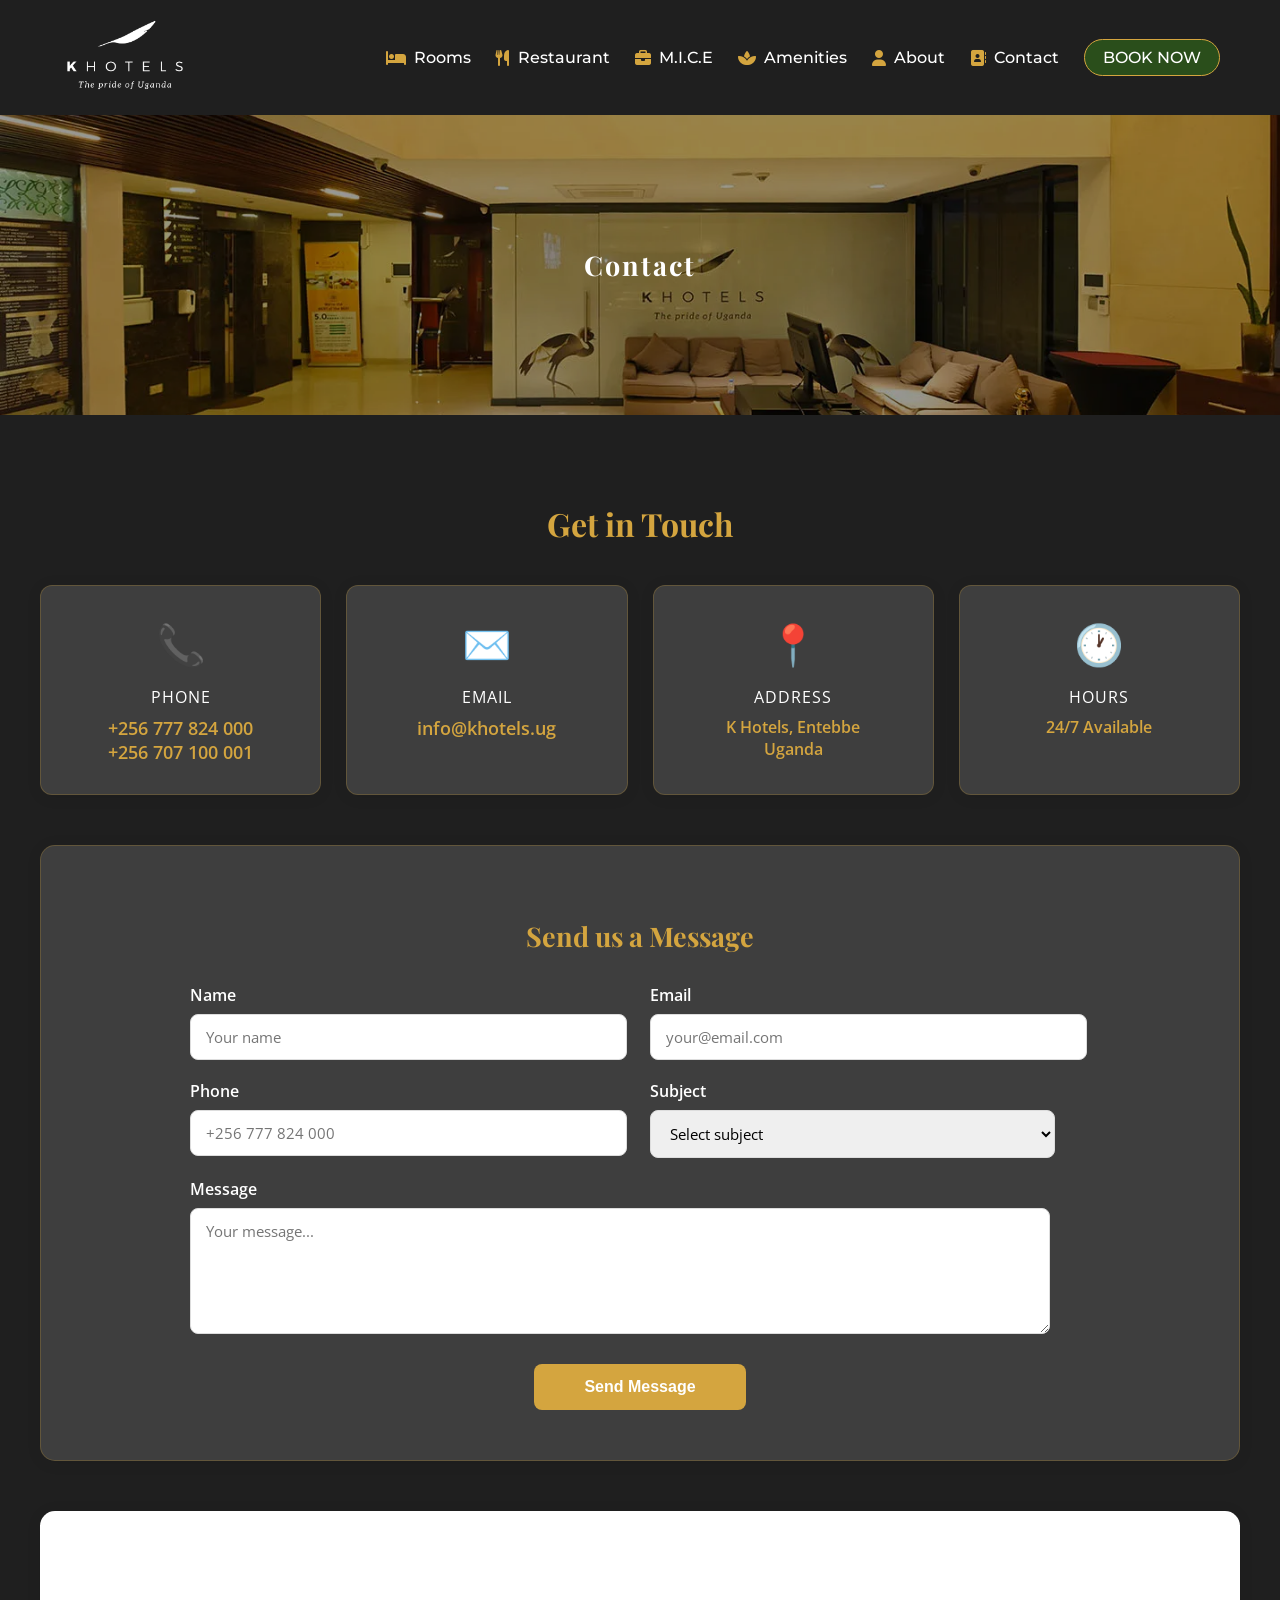
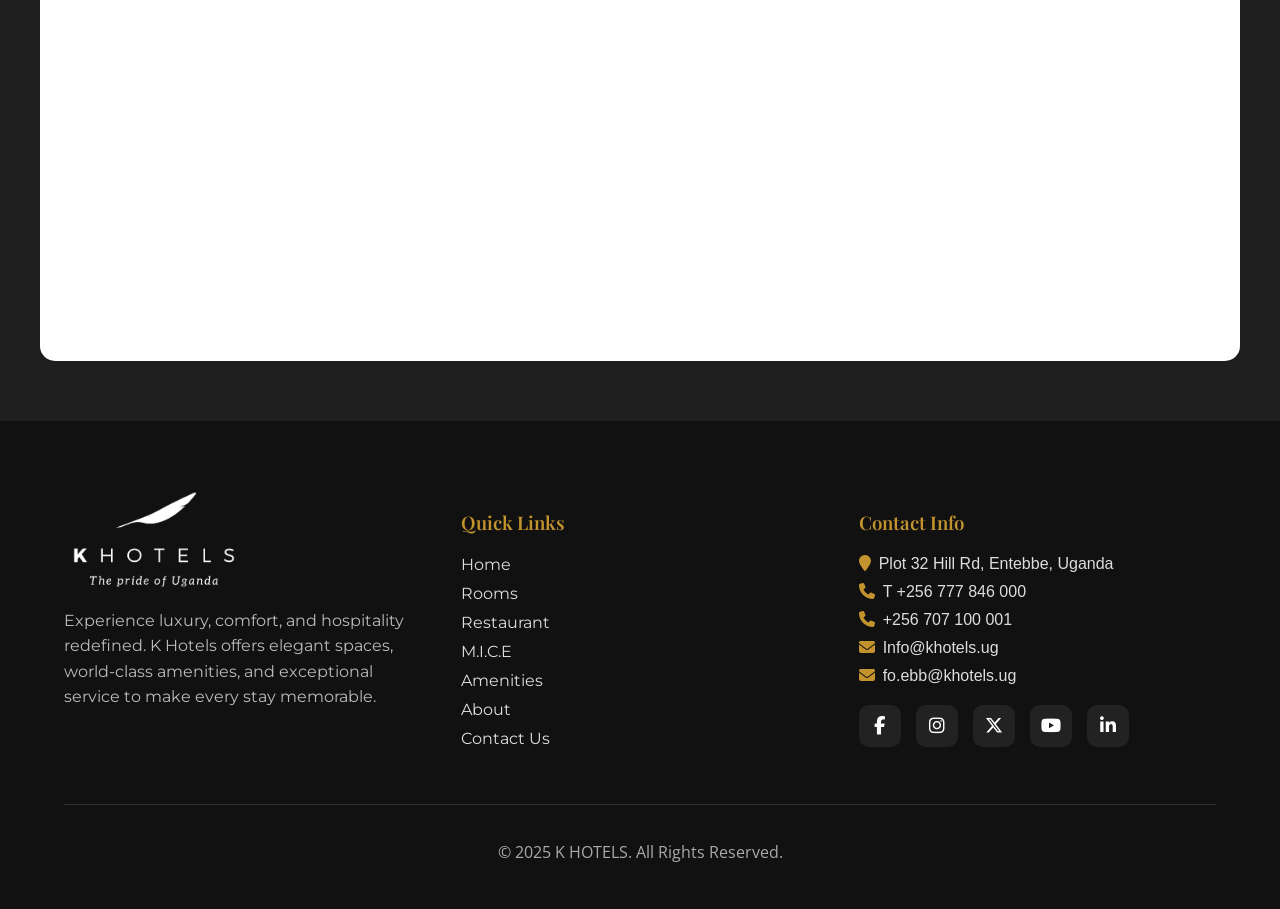
<file: Contact.html>
<!DOCTYPE html>
<html lang="en">

<head>
    <meta charset="UTF-8">
    <meta name="viewport" content="width=device-width, initial-scale=1.0">

        <!-- Google tag (gtag.js) -->
        <script async src="https://www.googletagmanager.com/gtag/js?id=G-FR5F9NX8FL"></script>
        <script>
            window.dataLayer = window.dataLayer || [];
            function gtag() { dataLayer.push(arguments); }
            gtag('js', new Date());
            gtag('config', 'G-FR5F9NX8FL');
        </script>

    <title>Khotels</title>
    <link rel="stylesheet" href="contact.css">
    <link
        href="https://fonts.googleapis.com/css2?family=Open+Sans:wght@400;500;600&family=Playfair+Display:wght@600;700&display=swap"
        rel="stylesheet">
    <link rel="stylesheet" href="https://cdnjs.cloudflare.com/ajax/libs/font-awesome/6.5.0/css/all.min.css">
    <link href="https://fonts.googleapis.com/css2?family=Montserrat:wght@400;500;600&display=swap" rel="stylesheet">

</head>

<body>
    <!-- ====== NAVBAR START ====== -->
    <nav class="navbar">
        <div class="logo">
            <!-- Replace logo.png with your actual logo path -->
            <a href="index.html"><img src="Images/All images/Khotel Logo.webp" alt="KHOTELS Logo"></a>
        </div>

        <div class="menu-icon" id="menu-icon">
            <i class="fas fa-bars"></i>
        </div>

        <div class="nav-links" id="nav-links">
            <a href="rooms.html"><i class="fas fa-bed"></i> Rooms</a>
            <a href="restaurant.html"><i class="fas fa-utensils"></i> Restaurant</a>
            <a href="mice.html"><i class="fas fa-briefcase"></i> M.I.C.E</a>
            <a href="amenities.html"><i class="fas fa-spa"></i> Amenities</a>
            <a href="about.html"><i class="fas fa-user"></i> About</a>
            <a href="contact.html"><i class="fas fa-address-book"></i> Contact</a>
            <a href="https://bookings.resavenue.com/engine-ibe/search?regCode=ZZVC0424"
                class="book-btn">BOOK NOW</a>
        </div>
    </nav>
    <section class="about-section">
        <div class="about-overlay">
            <h2>Contact</h2>
        </div>

    </section>



    <div class="container">
        <!-- Section 1: Get in Touch -->
        <section class="touch-section">
            <h2 class="section-title">Get in Touch</h2>
            <div class="info-grid">
                <div class="info-card">
                    <div class="card-icon">📞</div>
                    <div class="card-label">Phone</div>
                    <div class="card-value">
                        <a href="tel:+256777824000" class="card-link">+256 777 824 000</a>
                    </div>
                    <div class="card-value">
                        <a href="tel:+256777824000" class="card-link">+256 707 100 001</a>
                    </div>
                </div>

                <div class="info-card">
                    <div class="card-icon">✉️</div>
                    <div class="card-label">Email</div>
                    <div class="card-value">
                        <a href="mailto:info@khotels.ug" class="card-link">info@khotels.ug</a>
                    </div>
                </div>

                <div class="info-card">
                    <div class="card-icon">📍</div>
                    <div class="card-label">Address</div>
                    <div class="card-value">K Hotels, Entebbe<br>Uganda</div>
                </div>

                <div class="info-card">
                    <div class="card-icon">🕐</div>
                    <div class="card-label">Hours</div>
                    <div class="card-value">24/7 Available</div>
                </div>
            </div>
        </section>

        <!-- Section 2: Contact Form -->
        <section class="form-section">
            <h2 class="form-title">Send us a Message</h2>
            <form action="https://api.web3forms.com/submit" method="POST">

                <!-- REQUIRED -->
                <input type="hidden" name="access_key" value="368ac364-c578-4400-8edc-9318d36dbb23">

                <div class="form-grid">
                    <div class="form-field">
                        <label class="label">Name</label>
                        <input type="text" name="name" class="input" placeholder="Your name" required>
                    </div>

                    <div class="form-field">
                        <label class="label">Email</label>
                        <input type="email" name="email" class="input" placeholder="your@email.com" required>
                    </div>

                    <div class="form-field">
                        <label class="label">Phone</label>
                        <input type="tel" name="phone" class="input" placeholder="+256 777 824 000">
                    </div>

                    <div class="form-field">
                        <label class="label">Subject</label>
                        <select name="subject" class="select" required>
                            <option value="">Select subject</option>
                            <option value="Room Reservation">Room Reservation</option>
                            <option value="Events">Events</option>
                            <option value="General Inquiry">General Inquiry</option>
                        </select>
                    </div>

                    <div class="form-field full-width">
                        <label class="label">Message</label>
                        <textarea name="message" class="textarea" placeholder="Your message..." required></textarea>
                    </div>
                </div>

                <div class="btn-wrapper">
                    <button type="submit" class="btn">Send Message</button>
                </div>

            </form>

        </section>

        <!-- Section 3: Map -->
        <section class="map-section">
            <!-- <div class="map-header">
                <h2 class="map-title">Our Location</h2>
                <p class="map-subtitle">Visit us in Entebbe, Uganda</p>
            </div> -->
            <div class="map-container">
                <iframe
                    src="https://www.google.com/maps/embed?pb=!1m18!1m12!1m3!1d3989.7569424857796!2d32.47794!3d0.06420!2m3!1f0!2f0!3f0!3m2!1i1024!2i768!4f13.1!3m3!1m2!1s0x0%3A0x0!2zMMKwMDInNTEuMSJOIDMywr4yOCczOC42IkU!5e0!3m2!1sen!2sug!4v1234567890"
                    allowfullscreen="" loading="lazy">
                </iframe>
            </div>
        </section>
    </div>



    <footer class="site-footer">
        <div class="footer-container">
            <div class="footer-col footer-about">
                <img src="Images/All images/Khotel Logo.webp" alt="" class="logo-footer">
                <p>Experience luxury, comfort, and hospitality redefined. K Hotels offers elegant spaces, world-class
                    amenities, and exceptional service to make every stay memorable.</p>
            </div>
            <div class="footer-col">
                <h3>Quick Links</h3>
                <ul>
                    <li><a href="index.html">Home</a></li>
                    <li><a href="rooms.html">Rooms</a></li>
                    <li><a href="restaurant.html">Restaurant</a></li>
                    <li><a href="mice.html">M.I.C.E</a></li>
                    <li><a href="amenities.html">Amenities</a></li>
                    <li><a href="about.html">About</a></li>
                    <li><a href="contact.html">Contact Us</a></li>
                </ul>
            </div>
            <div class="footer-col">
                <h3>Contact Info</h3>
                <ul class="footer-contact">
                    <li><i class="fa fa-map-marker"></i>Plot 32 Hill Rd, Entebbe, Uganda</li>
                    <li><i class="fa fa-phone"></i>T +256 777 846 000</li>
                    <li><i class="fa fa-phone"></i>+256 707 100 001</li>

                    <li><i class="fa fa-envelope"></i>Info@khotels.ug</li>
                    <li><i class="fa fa-envelope"></i>fo.ebb@khotels.ug</li>

                </ul>
                <div class="footer-social-modern">
                    <a href="https://www.facebook.com/khotelsug" class="fb"><i class="fab fa-facebook-f"></i></a>
                    <a href="https://www.instagram.com/khotelsug/" class="ig"><i class="fab fa-instagram"></i></a>
                    <a href="https://x.com/khotelsug" class="tw"><i class="fab fa-x-twitter"></i></a>
                    <a href="https://www.youtube.com/@khotelsug" class="yt"><i class="fab fa-youtube"></i></a>
                    <a href="https://www.linkedin.com/company/khotelsug/" class="li"><i
                            class="fab fa-linkedin-in"></i></a>
                </div>
            </div>
        </div>

        <div class="footer-bottom">
            <p>© 2025 K HOTELS. All Rights Reserved. </p>
        </div>
    </footer>
    <script src="script.js"></script>

</body>

</html>
</file>
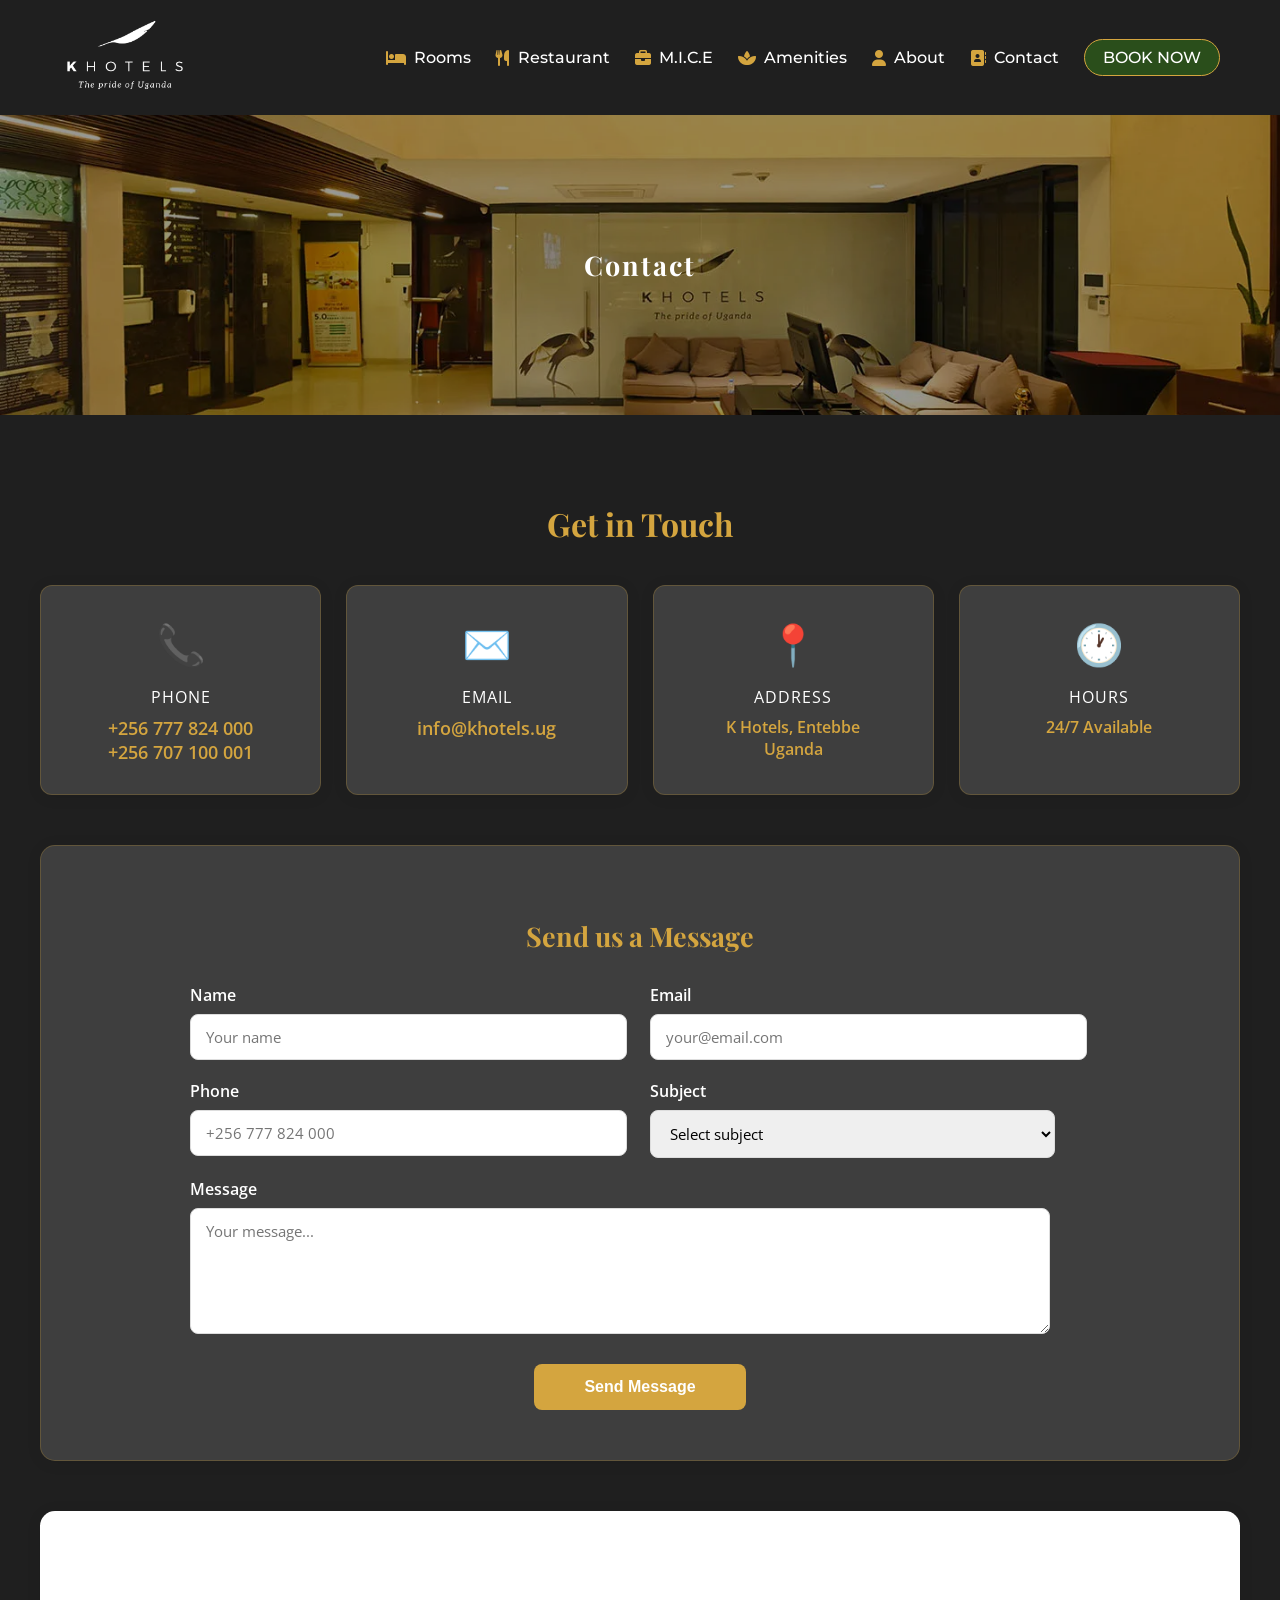
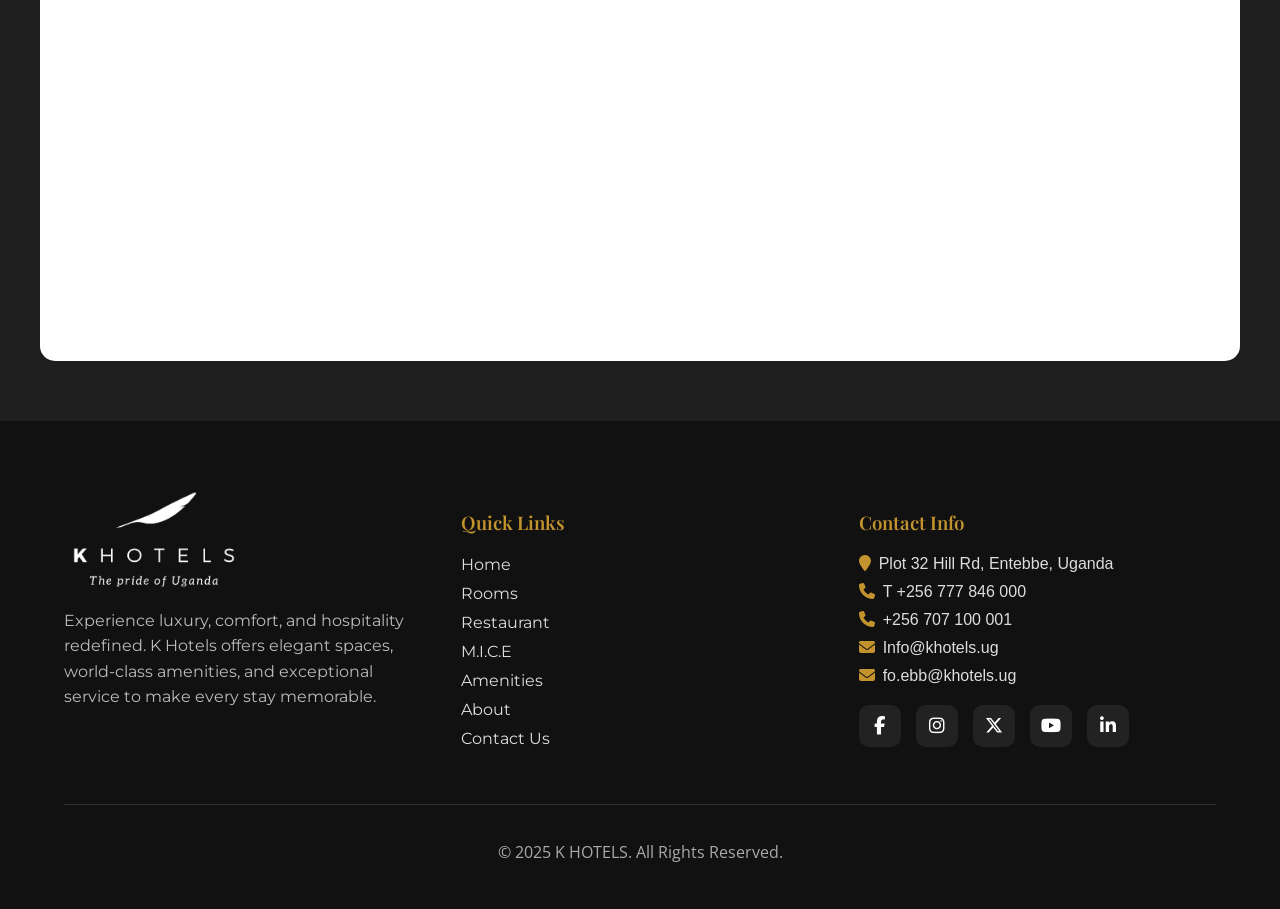
<file: contact.html>
<!DOCTYPE html>
<html lang="en">

<head>
    <meta charset="UTF-8">
    <meta name="viewport" content="width=device-width, initial-scale=1.0">

        <!-- Google tag (gtag.js) -->
        <script async src="https://www.googletagmanager.com/gtag/js?id=G-FR5F9NX8FL"></script>
        <script>
            window.dataLayer = window.dataLayer || [];
            function gtag() { dataLayer.push(arguments); }
            gtag('js', new Date());
            gtag('config', 'G-FR5F9NX8FL');
        </script>

   <title>Contact K Hotels Entebbe | Hotel Near Entebbe Airport</title>

<meta name="description" content="Contact K Hotels Entebbe for room bookings, hotel enquiries, airport transfers and accommodation information. Find our hotel location, contact details and directions.">

<meta name="keywords" content="contact K Hotels Entebbe, K Hotels contact, Entebbe hotel booking, hotel near Entebbe Airport, K Hotels Uganda, Entebbe accommodation">
    <link rel="stylesheet" href="contact.css">
    <link
        href="https://fonts.googleapis.com/css2?family=Open+Sans:wght@400;500;600&family=Playfair+Display:wght@600;700&display=swap"
        rel="stylesheet">
    <link rel="stylesheet" href="https://cdnjs.cloudflare.com/ajax/libs/font-awesome/6.5.0/css/all.min.css">
    <link href="https://fonts.googleapis.com/css2?family=Montserrat:wght@400;500;600&display=swap" rel="stylesheet">
<!-- Favicon -->
<link rel="icon" type="image/webp" href="Images/Khotel Logo 1.png">
<!-- Hotel Schema -->
<script type="application/ld+json">
{
  "@context": "https://schema.org",
  "@type": "Hotel",
  "@id": "https://khotels.ug/#hotel",
  "name": "K Hotels",
  "url": "https://khotels.ug/",
  "telephone": "[CONFIRMED MAIN HOTEL PHONE]",
  "email": "info@khotels.ug",
  "address": {
    "@type": "PostalAddress",
    "streetAddress": "Plot 32 Hill Rd",
    "addressLocality": "Entebbe",
    "addressCountry": "UG"
  },
  "geo": {
    "@type": "GeoCoordinates",
    "latitude": "[ACTUAL LATITUDE]",
    "longitude": "[ACTUAL LONGITUDE]"
  }
}
</script>
<!-- Breadcrumb Schema -->
<script type="application/ld+json">
{
  "@context": "https://schema.org",
  "@type": "BreadcrumbList",
  "itemListElement": [
    {
      "@type": "ListItem",
      "position": 1,
      "name": "Home",
      "item": "https://khotels.ug/"
    },
    {
      "@type": "ListItem",
      "position": 2,
      "name": "Contact K Hotels",
      "item": "https://khotels.ug/contact.html"
    }
  ]
}
</script>
</head>

<body>
    <!-- ====== NAVBAR START ====== -->
    <nav class="navbar">
        <div class="logo">
            <!-- Replace logo.png with your actual logo path -->
            <a href="index.html"><img src="Images/All images/Khotel Logo.webp" alt="KHOTELS Logo"></a>
        </div>

        <div class="menu-icon" id="menu-icon">
            <i class="fas fa-bars"></i>
        </div>

        <div class="nav-links" id="nav-links">
            <a href="rooms.html"><i class="fas fa-bed"></i> Rooms</a>
            <a href="restaurant.html"><i class="fas fa-utensils"></i> Restaurant</a>
            <a href="mice.html"><i class="fas fa-briefcase"></i> M.I.C.E</a>
            <a href="amenities.html"><i class="fas fa-spa"></i> Amenities</a>
            <a href="about.html"><i class="fas fa-user"></i> About</a>
            <a href="contact.html"><i class="fas fa-address-book"></i> Contact</a>
            <a href="https://bookings.resavenue.com/engine-ibe/search?regCode=ZZVC0424"
                class="book-btn">BOOK NOW</a>
        </div>
    </nav>
    <section class="about-section">
        <div class="about-overlay">
            <h2>Contact</h2>
        </div>

    </section>



    <div class="container">
        <!-- Section 1: Get in Touch -->
        <section class="touch-section">
            <h2 class="section-title">Get in Touch</h2>
            <div class="info-grid">
                <div class="info-card">
                    <div class="card-icon">📞</div>
                    <div class="card-label">Phone</div>
                    <div class="card-value">
                        <a href="tel:+256777824000" class="card-link">+256 777 824 000</a>
                    </div>
                    <div class="card-value">
                        <a href="tel:+256777824000" class="card-link">+256 707 100 001</a>
                    </div>
                </div>

                <div class="info-card">
                    <div class="card-icon">✉️</div>
                    <div class="card-label">Email</div>
                    <div class="card-value">
                        <a href="mailto:info@khotels.ug" class="card-link">info@khotels.ug</a>
                    </div>
                </div>

                <div class="info-card">
                    <div class="card-icon">📍</div>
                    <div class="card-label">Address</div>
                    <div class="card-value">K Hotels, Entebbe<br>Uganda</div>
                </div>

                <div class="info-card">
                    <div class="card-icon">🕐</div>
                    <div class="card-label">Hours</div>
                    <div class="card-value">24/7 Available</div>
                </div>
            </div>
        </section>

        <!-- Section 2: Contact Form -->
        <section class="form-section">
            <h2 class="form-title">Send us a Message</h2>
            <form action="https://api.web3forms.com/submit" method="POST">

                <!-- REQUIRED -->
                <input type="hidden" name="access_key" value="368ac364-c578-4400-8edc-9318d36dbb23">

                <div class="form-grid">
                    <div class="form-field">
                        <label class="label">Name</label>
                        <input type="text" name="name" class="input" placeholder="Your name" required>
                    </div>

                    <div class="form-field">
                        <label class="label">Email</label>
                        <input type="email" name="email" class="input" placeholder="your@email.com" required>
                    </div>

                    <div class="form-field">
                        <label class="label">Phone</label>
                        <input type="tel" name="phone" class="input" placeholder="+256 777 824 000">
                    </div>

                    <div class="form-field">
                        <label class="label">Subject</label>
                        <select name="subject" class="select" required>
                            <option value="">Select subject</option>
                            <option value="Room Reservation">Room Reservation</option>
                            <option value="Events">Events</option>
                            <option value="General Inquiry">General Inquiry</option>
                        </select>
                    </div>

                    <div class="form-field full-width">
                        <label class="label">Message</label>
                        <textarea name="message" class="textarea" placeholder="Your message..." required></textarea>
                    </div>
                </div>

                <div class="btn-wrapper">
                    <button type="submit" class="btn">Send Message</button>
                </div>

            </form>

        </section>

        <!-- Section 3: Map -->
        <section class="map-section">
            <!-- <div class="map-header">
                <h2 class="map-title">Our Location</h2>
                <p class="map-subtitle">Visit us in Entebbe, Uganda</p>
            </div> -->
            <div class="map-container">
                <iframe
                    src="https://www.google.com/maps/embed?pb=!1m18!1m12!1m3!1d3989.7569424857796!2d32.47794!3d0.06420!2m3!1f0!2f0!3f0!3m2!1i1024!2i768!4f13.1!3m3!1m2!1s0x0%3A0x0!2zMMKwMDInNTEuMSJOIDMywr4yOCczOC42IkU!5e0!3m2!1sen!2sug!4v1234567890"
                    allowfullscreen="" loading="lazy">
                </iframe>
            </div>
        </section>
    </div>



    <footer class="site-footer">
        <div class="footer-container">
            <div class="footer-col footer-about">
                <img src="Images/All images/Khotel Logo.webp" alt="" class="logo-footer">
                <p>Experience luxury, comfort, and hospitality redefined. K Hotels offers elegant spaces, world-class
                    amenities, and exceptional service to make every stay memorable.</p>
            </div>
            <div class="footer-col">
                <h3>Quick Links</h3>
                <ul>
                    <li><a href="index.html">Home</a></li>
                    <li><a href="rooms.html">Rooms</a></li>
                    <li><a href="restaurant.html">Restaurant</a></li>
                    <li><a href="mice.html">M.I.C.E</a></li>
                    <li><a href="amenities.html">Amenities</a></li>
                    <li><a href="about.html">About</a></li>
                    <li><a href="contact.html">Contact Us</a></li>
                </ul>
            </div>
            <div class="footer-col">
                <h3>Contact Info</h3>
                <ul class="footer-contact">
                    <li><i class="fa fa-map-marker"></i>Plot 32 Hill Rd, Entebbe, Uganda</li>
                    <li><i class="fa fa-phone"></i>T +256 777 846 000</li>
                    <li><i class="fa fa-phone"></i>+256 707 100 001</li>

                    <li><i class="fa fa-envelope"></i>Info@khotels.ug</li>
                    <li><i class="fa fa-envelope"></i>fo.ebb@khotels.ug</li>

                </ul>
                <div class="footer-social-modern">
                    <a href="https://www.facebook.com/khotelsug" class="fb"><i class="fab fa-facebook-f"></i></a>
                    <a href="https://www.instagram.com/khotelsug/" class="ig"><i class="fab fa-instagram"></i></a>
                    <a href="https://x.com/khotelsug" class="tw"><i class="fab fa-x-twitter"></i></a>
                    <a href="https://www.youtube.com/@khotelsug" class="yt"><i class="fab fa-youtube"></i></a>
                    <a href="https://www.linkedin.com/company/khotelsug/" class="li"><i
                            class="fab fa-linkedin-in"></i></a>
                </div>
            </div>
        </div>

        <div class="footer-bottom">
            <p>© 2025 K HOTELS. All Rights Reserved. </p>
        </div>
    </footer>
    <script src="script.js"></script>

</body>

</html>
</file>
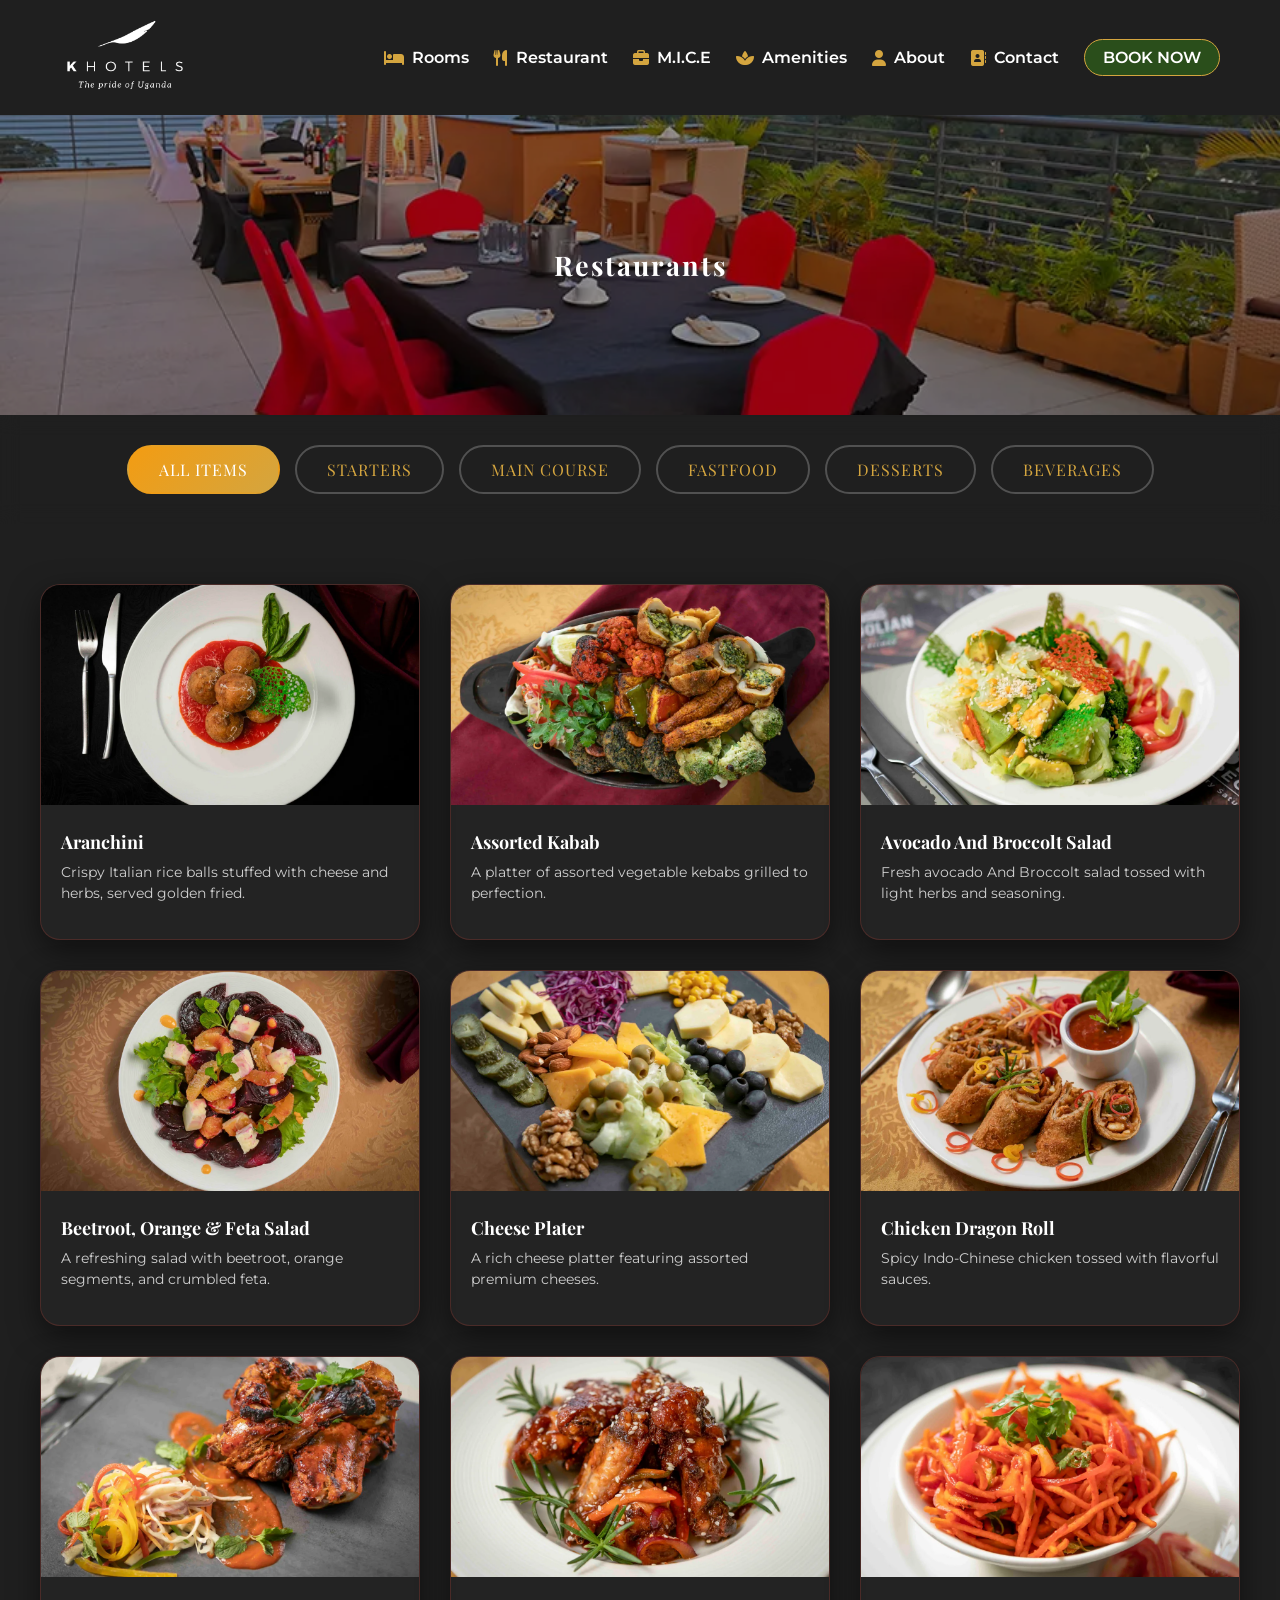
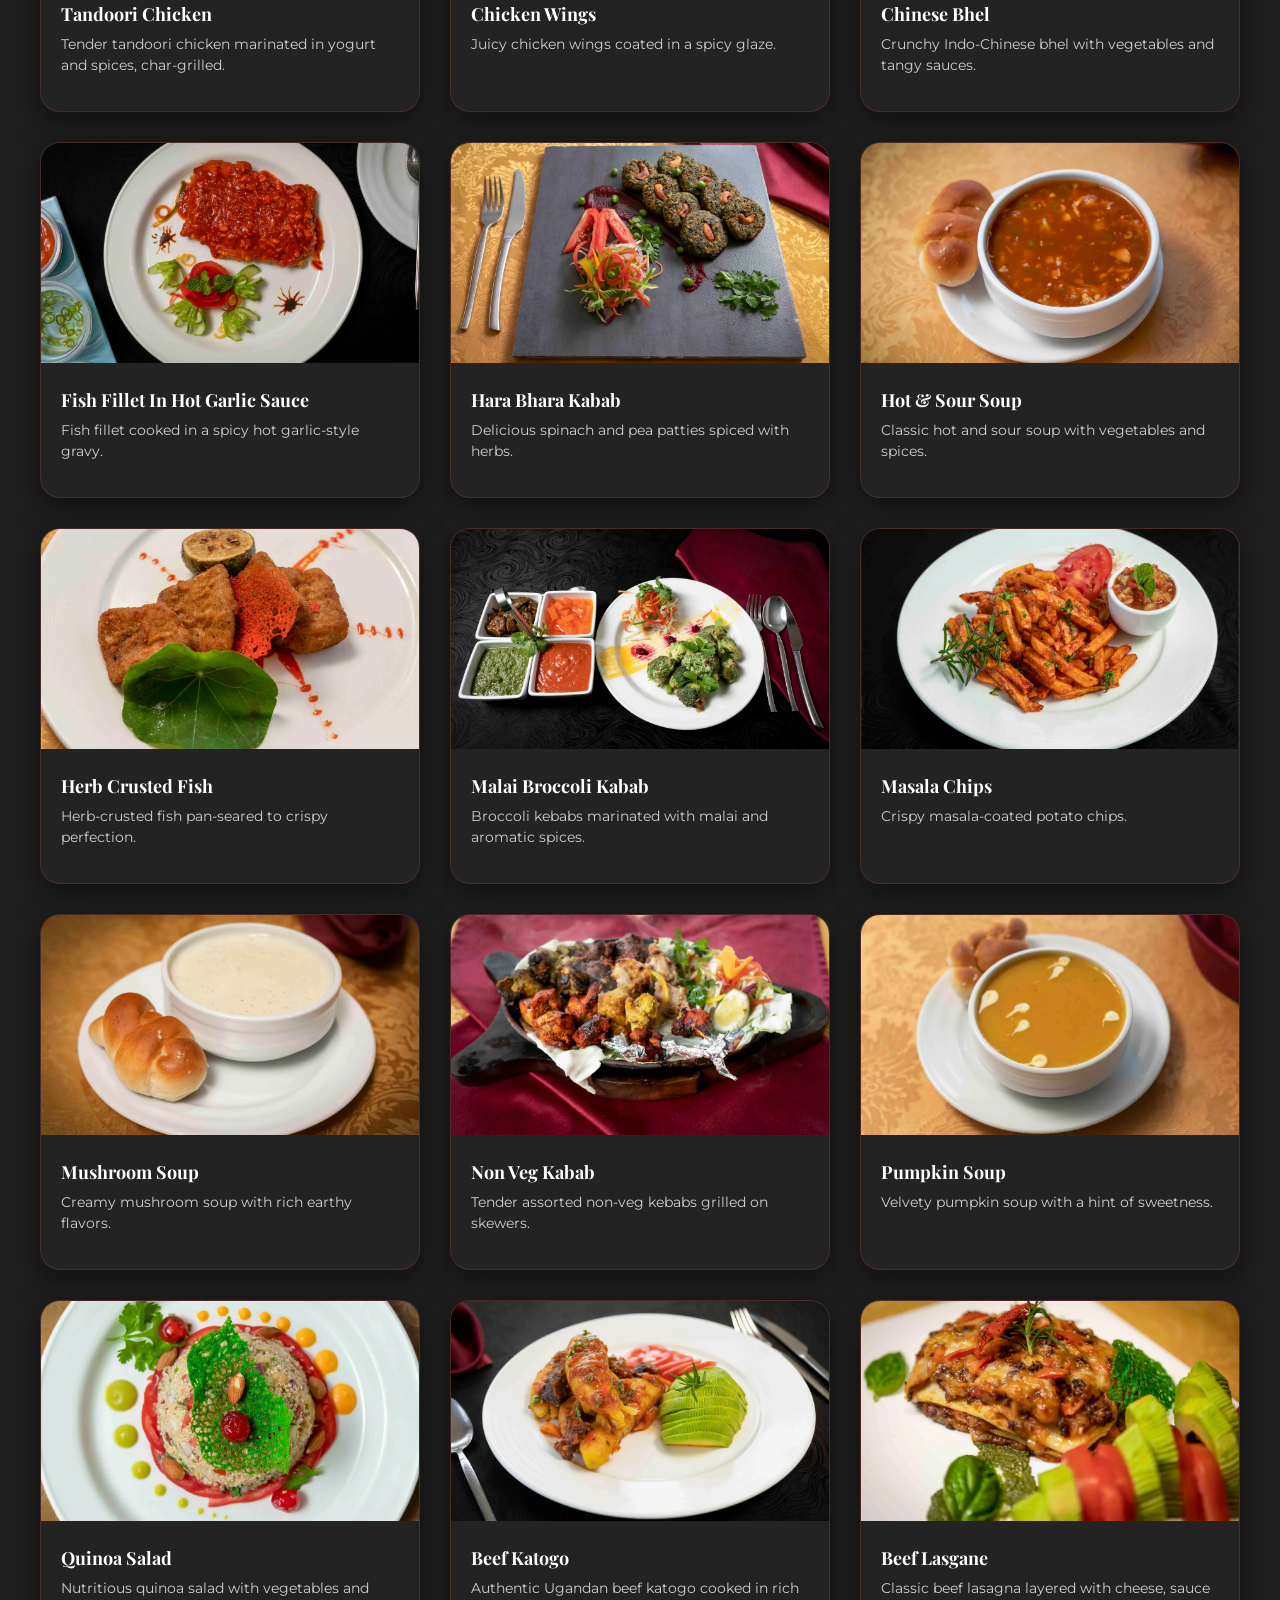
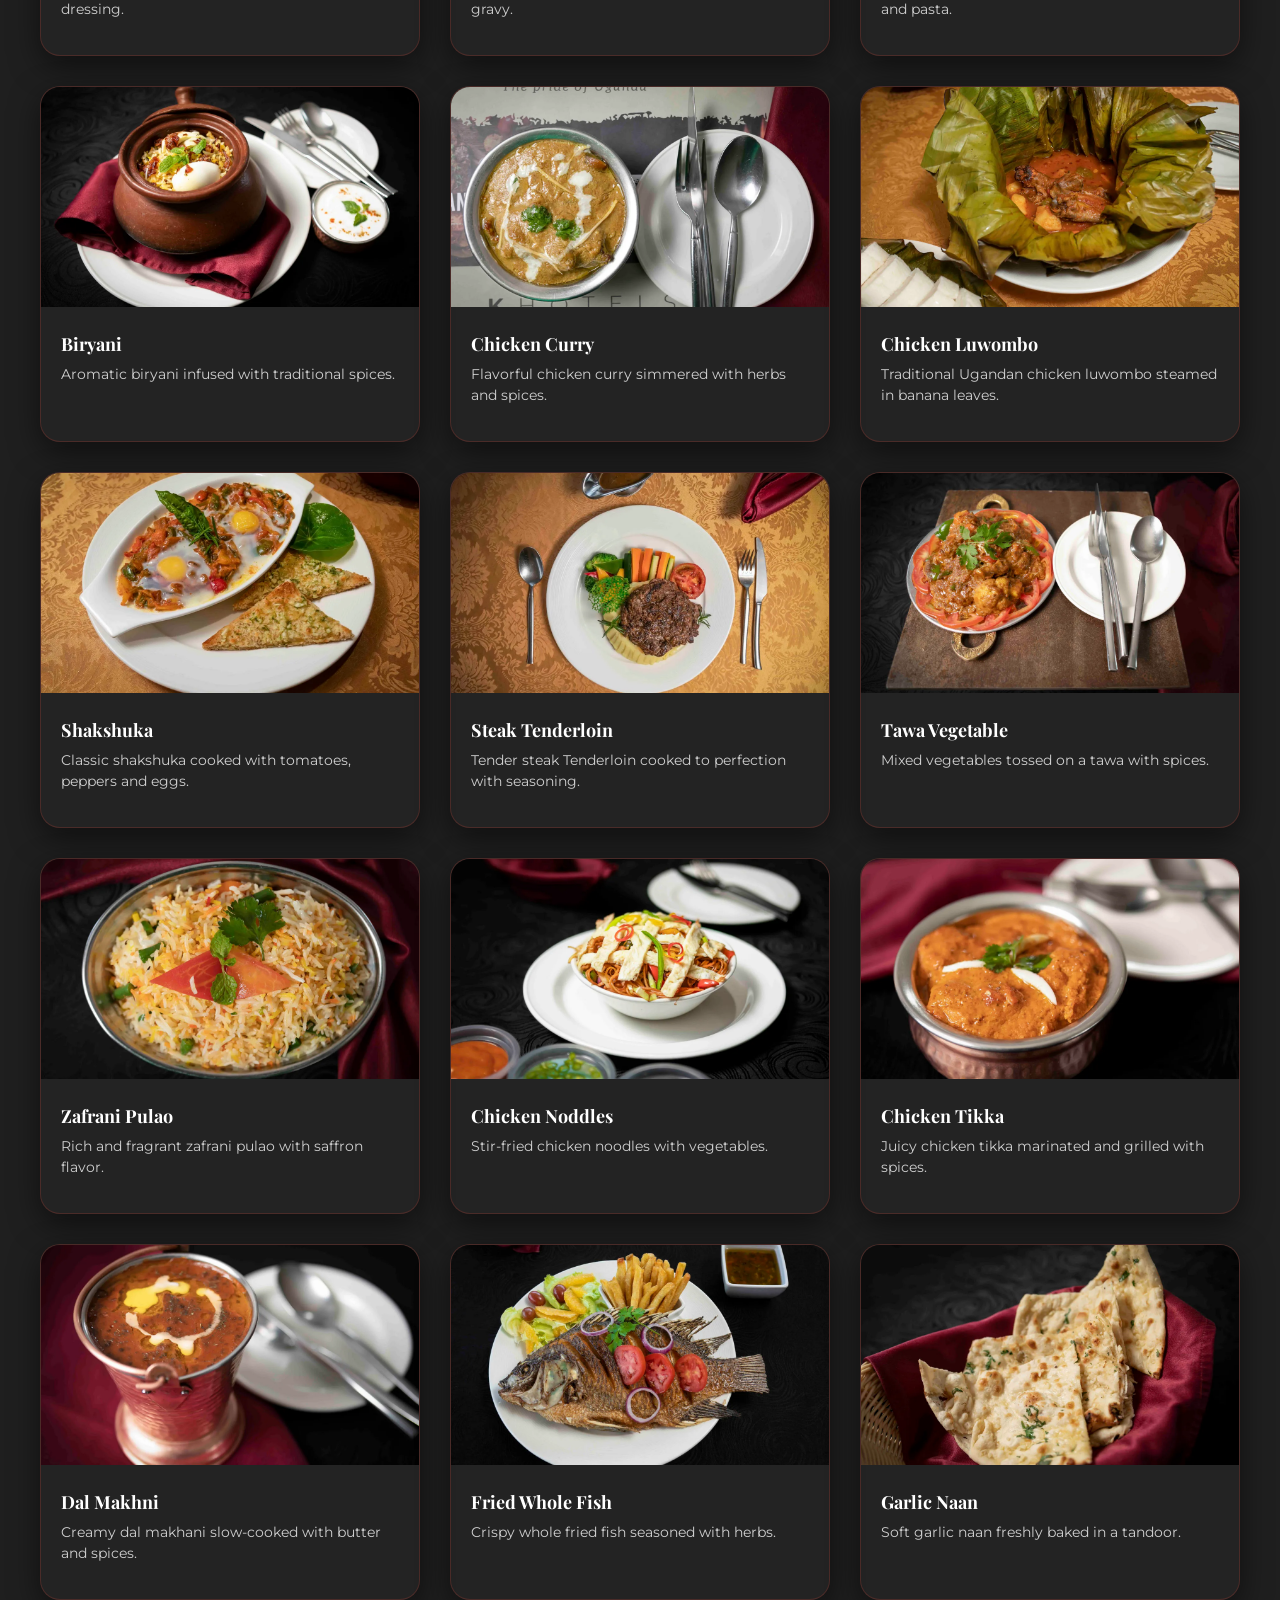
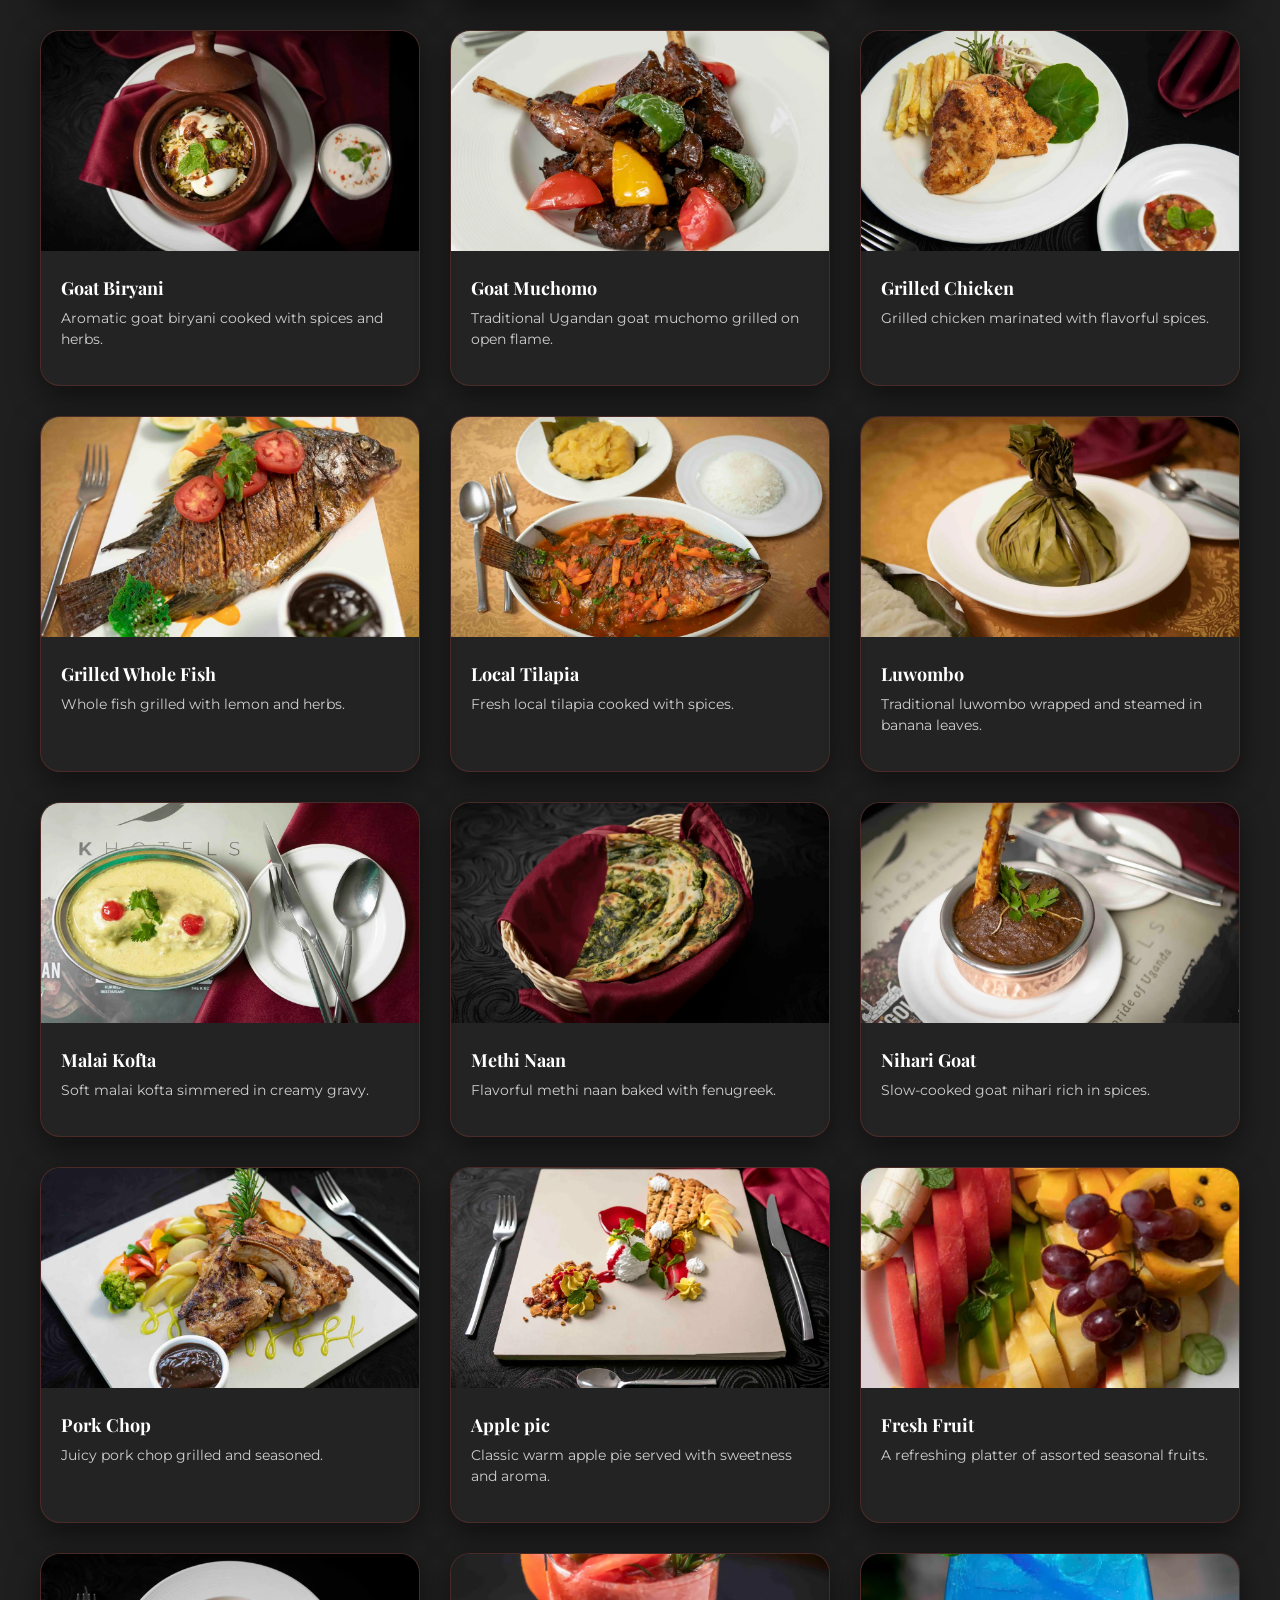
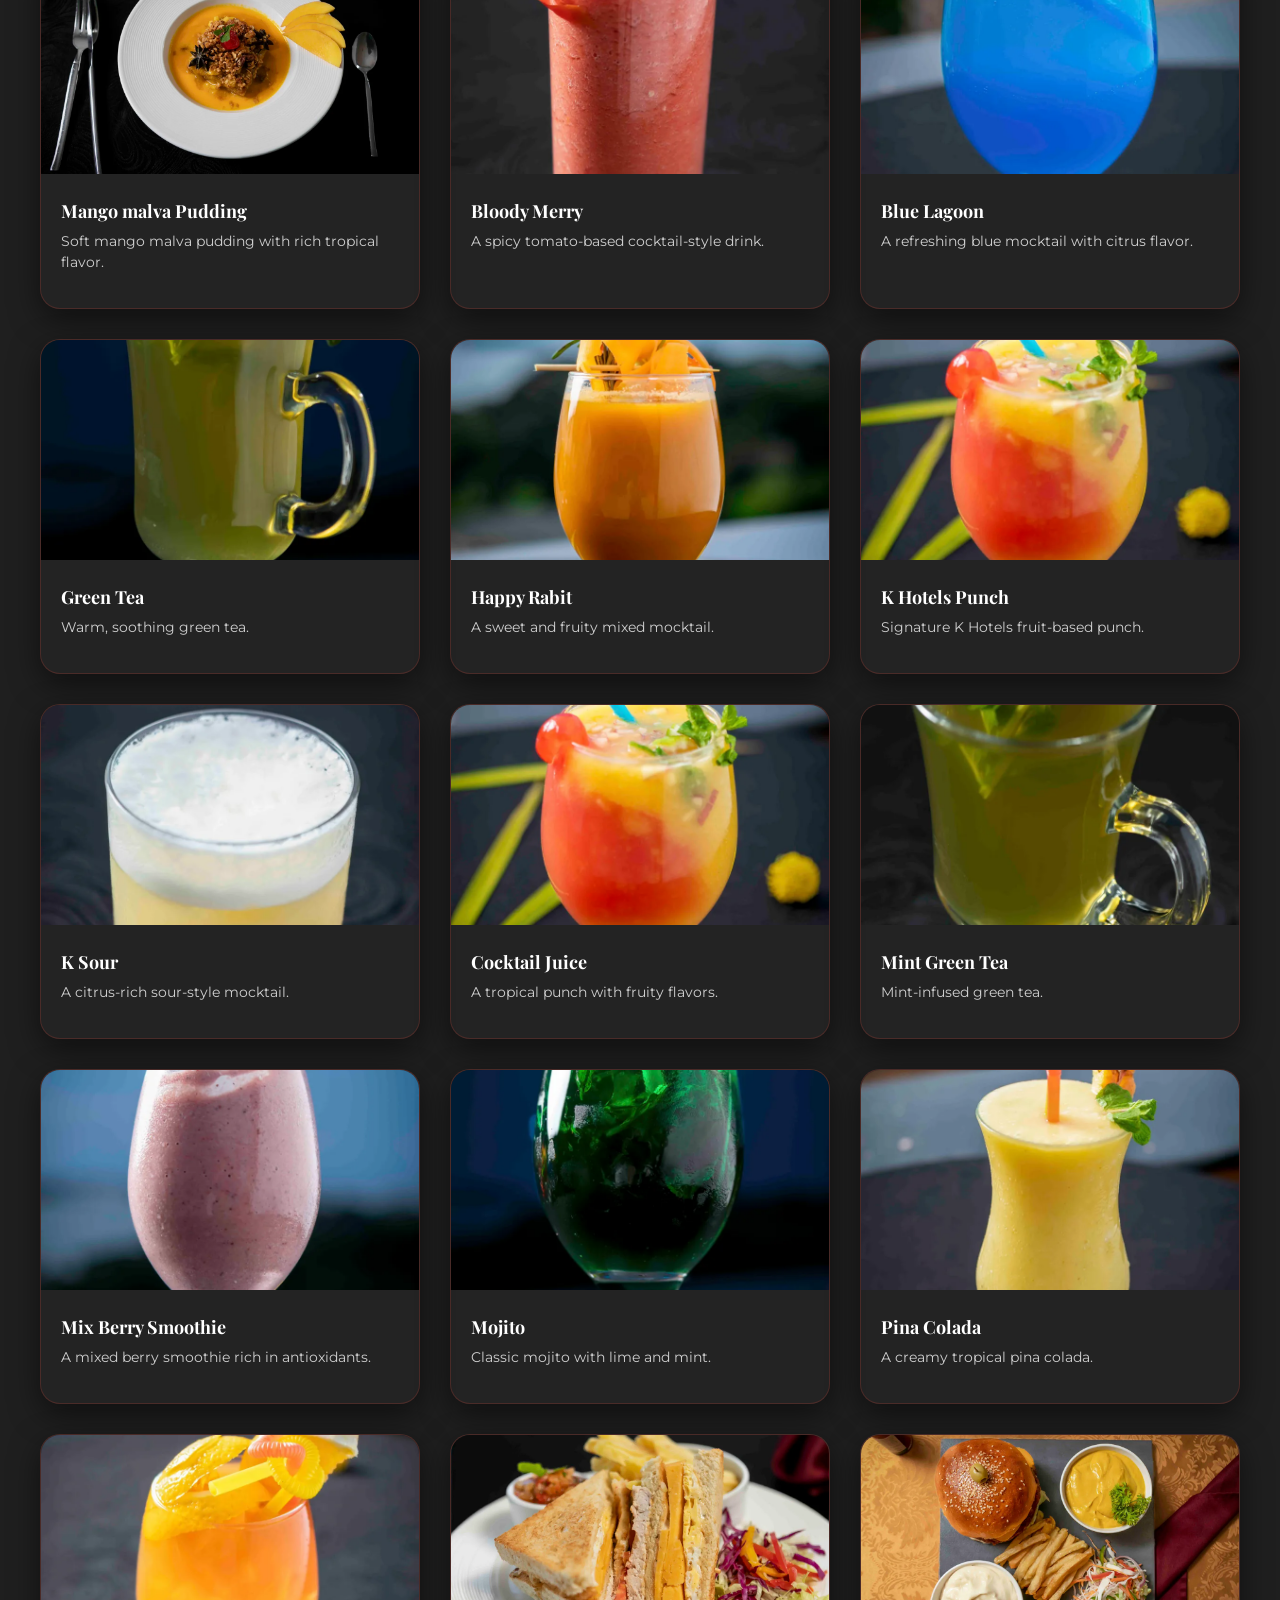
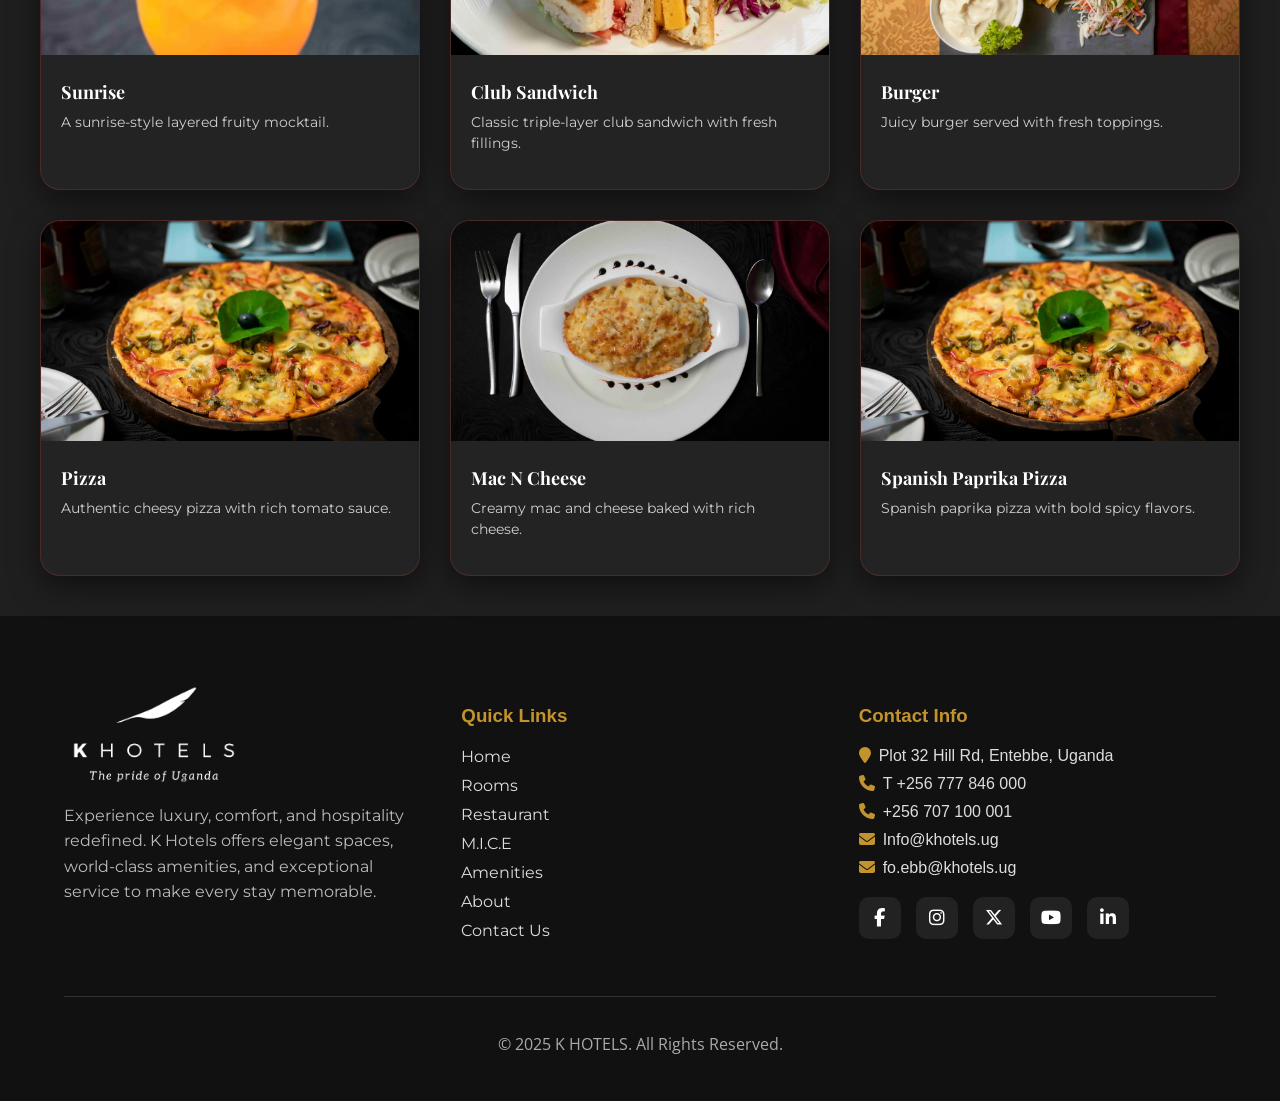
<file: Restaurant.html>
<!DOCTYPE html>
<html lang="en">

<head>
    <meta charset="UTF-8">
    <meta name="viewport" content="width=device-width, initial-scale=1.0">

    <!-- Google tag (gtag.js) -->
    <script async src="https://www.googletagmanager.com/gtag/js?id=G-FR5F9NX8FL"></script>
    <script>
        window.dataLayer = window.dataLayer || [];
        function gtag() { dataLayer.push(arguments); }
        gtag('js', new Date());
        gtag('config', 'G-FR5F9NX8FL');
    </script>

    <title>Rooftop Restaurant in Entebbe | Best Dining Near Entebbe Airport – KHotels</title>

    <meta name="description"
        content="Enjoy fine dining at KHotels Rooftop Restaurant in Entebbe. Lake views, international & local cuisine, cocktails, and the perfect ambience near Entebbe Airport.">

    <meta name="keywords"
        content="Best restaurant in Entebbe, Rooftop restaurant near Entebbe Airport, Hotel restaurant in Entebbe, Lake view restaurant in Uganda">


    <link rel="stylesheet" href="restaurant.css">
    <!-- Google Fonts -->
    <link
        href="https://fonts.googleapis.com/css2?family=Open+Sans:wght@400;500;600&family=Playfair+Display:wght@600;700&display=swap"
        rel="stylesheet">

    <!-- Font Awesome -->
    <link rel="stylesheet" href="https://cdnjs.cloudflare.com/ajax/libs/font-awesome/6.5.0/css/all.min.css">
    <link href="https://fonts.googleapis.com/css2?family=Montserrat:wght@400;500;600&display=swap" rel="stylesheet">


    <!-- Restaurant Schema -->
    <script type="application/ld+json">
{
  "@context": "https://schema.org",
  "@type": "Restaurant",
  "name": "KHotels Rooftop Restaurant",
  "url": "https://khotels.ug/restaurant/",
  "image": "https://khotels.ug/images/restaurant.jpg",
  "servesCuisine": ["International", "African", "Continental"],
  "priceRange": "$$",
  "address": {
    "@type": "PostalAddress",
    "addressLocality": "Entebbe",
    "addressRegion": "Central Region",
    "addressCountry": "UG"
  },
  "telephone": "+256XXXXXXXXX",
  "openingHours": "Mo-Su 07:00-23:00",
  "hasMenu": "https://khotels.ug/menu",
  "acceptsReservations": true,
  "sameAs": [
    "https://www.facebook.com/khotelsug",
    "https://www.instagram.com/khotelsug"
  ]
}
</script>

    <!-- Local Business Schema -->
    <script type="application/ld+json">
{
  "@context": "https://schema.org",
  "@type": "LocalBusiness",
  "name": "KHotels Rooftop Restaurant",
  "url": "https://khotels.ug/restaurant/",
  "address": {
    "@type": "PostalAddress",
    "addressLocality": "Entebbe",
    "addressCountry": "UG"
  },
  "geo": {
    "@type": "GeoCoordinates",
    "latitude": 0.06,
    "longitude": 32.46
  },
  "areaServed": "Entebbe"
}
</script>

    <!-- FAQ Schema -->
    <script type="application/ld+json">
{
  "@context": "https://schema.org",
  "@type": "FAQPage",
  "mainEntity": [
    {
      "@type": "Question",
      "name": "Is KHotels Restaurant open to non-hotel guests?",
      "acceptedAnswer": {
        "@type": "Answer",
        "text": "Yes, our rooftop restaurant is open to both hotel guests and walk-in visitors."
      }
    },
    {
      "@type": "Question",
      "name": "Do you offer lake view dining in Entebbe?",
      "acceptedAnswer": {
        "@type": "Answer",
        "text": "Yes, the restaurant offers beautiful Lake Victoria views from the rooftop."
      }
    },
    {
      "@type": "Question",
      "name": "Is the restaurant near Entebbe Airport?",
      "acceptedAnswer": {
        "@type": "Answer",
        "text": "Yes, KHotels Restaurant is located just 10–15 minutes from Entebbe International Airport."
      }
    }
  ]
}
</script>


</head>

<body>
    <nav class="navbar">
        <div class="logo">
            <!-- Replace logo.png with your actual logo path -->
            <a href="index.html"><img src="Images/All images/Khotel Logo.webp" alt="KHOTELS Logo"></a>
        </div>

        <div class="menu-icon" id="menu-icon">
            <i class="fas fa-bars"></i>
        </div>

        <div class="nav-links" id="nav-links">
            <a href="rooms.html"><i class="fas fa-bed"></i> Rooms</a>
            <a href="restaurant.html"><i class="fas fa-utensils"></i> Restaurant</a>
            <a href="mice.html"><i class="fas fa-briefcase"></i> M.I.C.E</a>
            <a href="amenities.html"><i class="fas fa-spa"></i> Amenities</a>
            <a href="about.html"><i class="fas fa-user"></i> About</a>
            <a href="contact.html"><i class="fas fa-address-book"></i> Contact</a>
            <a href="https://bookings.resavenue.com/engine-ibe/search?regCode=ZZVC0424"
                class="book-btn">BOOK NOW</a>
        </div>
    </nav>
    <section class="about-section">
        <div class="about-overlay">
            <h2>Restaurants</h2>
        </div>
    </section>




    <div class="category-buttons">
        <button class="category-btn active" onclick="filterMenu('all')">All Items</button>
        <button class="category-btn" onclick="filterMenu('starters')">Starters</button>
        <button class="category-btn" onclick="filterMenu('maincourse')">Main Course</button>
        <button class="category-btn" onclick="filterMenu('fastfood')">fastfood</button>

        <button class="category-btn" onclick="filterMenu('desserts')">Desserts</button>
        <button class="category-btn" onclick="filterMenu('beverages')">Beverages</button>

    </div>

    <div class="container">
        <div class="menu-grid" id="menuGrid"></div>
    </div>

    <div class="modal" id="enquiryModal">
        <div class="modal-content">
            <button class="close-btn" onclick="closeModal()">&times;</button>
            <h2>Enquiry Form</h2>
            <div id="successMessage" class="success-message hidden">
                Thank you for your enquiry! We will contact you soon.
            </div>
            <form id="enquiryForm">
                <div class="form-group">
                    <label for="name">Your Name *</label>
                    <input type="text" id="name" required>
                </div>
                <div class="form-group">
                    <label for="mobile">Mobile Number *</label>
                    <input type="tel" id="mobile" pattern="[0-9]{10}" required>
                </div>
                <div class="form-group">
                    <label for="roomNo">Hotel Room Number *</label>
                    <input type="text" id="roomNo" placeholder="e.g., 101" required>
                </div>
                <div class="form-group">
                    <label for="requirements">Special Requirements</label>
                    <textarea id="requirements"
                        placeholder="Any dietary restrictions or special requests..."></textarea>
                </div>
                <button type="submit" class="submit-btn">Submit Enquiry</button>
            </form>
        </div>
    </div>


    <footer class="site-footer">
        <div class="footer-container">
            <div class="footer-col footer-about">
                <img src="Images/All images/Khotel Logo.webp" alt="" class="logo-footer">
                <p>Experience luxury, comfort, and hospitality redefined. K Hotels offers elegant spaces, world-class
                    amenities, and exceptional service to make every stay memorable.</p>
            </div>
            <div class="footer-col">
                <h3>Quick Links</h3>
                <ul>
                    <li><a href="index.html">Home</a></li>
                    <li><a href="rooms.html">Rooms</a></li>
                    <li><a href="restaurant.html">Restaurant</a></li>
                    <li><a href="mice.html">M.I.C.E</a></li>
                    <li><a href="amenities.html">Amenities</a></li>
                    <li><a href="about.html">About</a></li>
                    <li><a href="contact.html">Contact Us</a></li>
                </ul>
            </div>
            <div class="footer-col">
                <h3>Contact Info</h3>
                <ul class="footer-contact">
                    <li><i class="fa fa-map-marker"></i>Plot 32 Hill Rd, Entebbe, Uganda</li>
                    <li><i class="fa fa-phone"></i>T +256 777 846 000</li>
                    <li><i class="fa fa-phone"></i>+256 707 100 001</li>

                    <li><i class="fa fa-envelope"></i>Info@khotels.ug</li>
                    <li><i class="fa fa-envelope"></i>fo.ebb@khotels.ug</li>

                </ul>
                <div class="footer-social-modern">
                    <a href="https://www.facebook.com/khotelsug" class="fb"><i class="fab fa-facebook-f"></i></a>
                    <a href="https://www.instagram.com/khotelsug/" class="ig"><i class="fab fa-instagram"></i></a>
                    <a href="https://x.com/khotelsug" class="tw"><i class="fab fa-x-twitter"></i></a>
                    <a href="https://www.youtube.com/@khotelsug" class="yt"><i class="fab fa-youtube"></i></a>
                    <a href="https://www.linkedin.com/company/khotelsug/" class="li"><i
                            class="fab fa-linkedin-in"></i></a>
                </div>
            </div>
        </div>

        <div class="footer-bottom">
            <p>© 2025 K HOTELS. All Rights Reserved. </p>
        </div>
    </footer>
    <script src="restaurant.js"></script>
    <script src="script.js"></script>


</body>

</html>
</file>
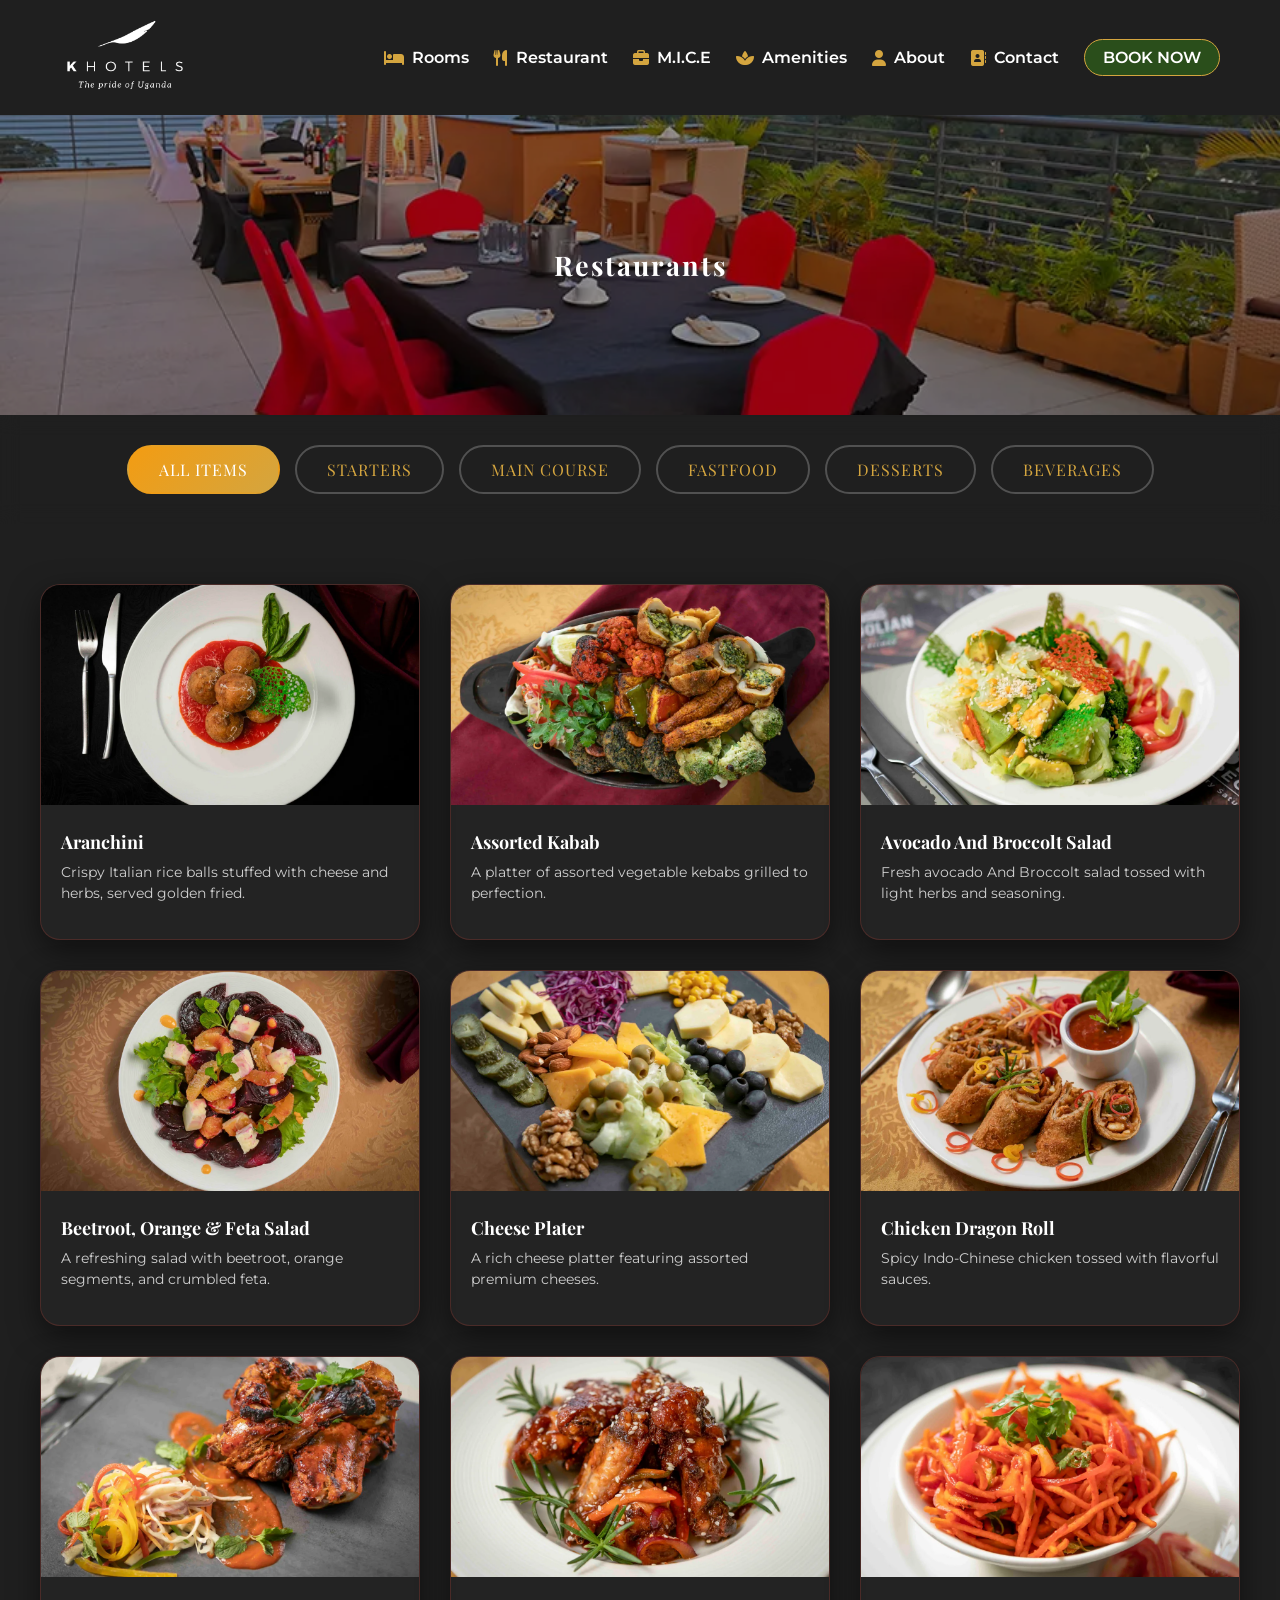
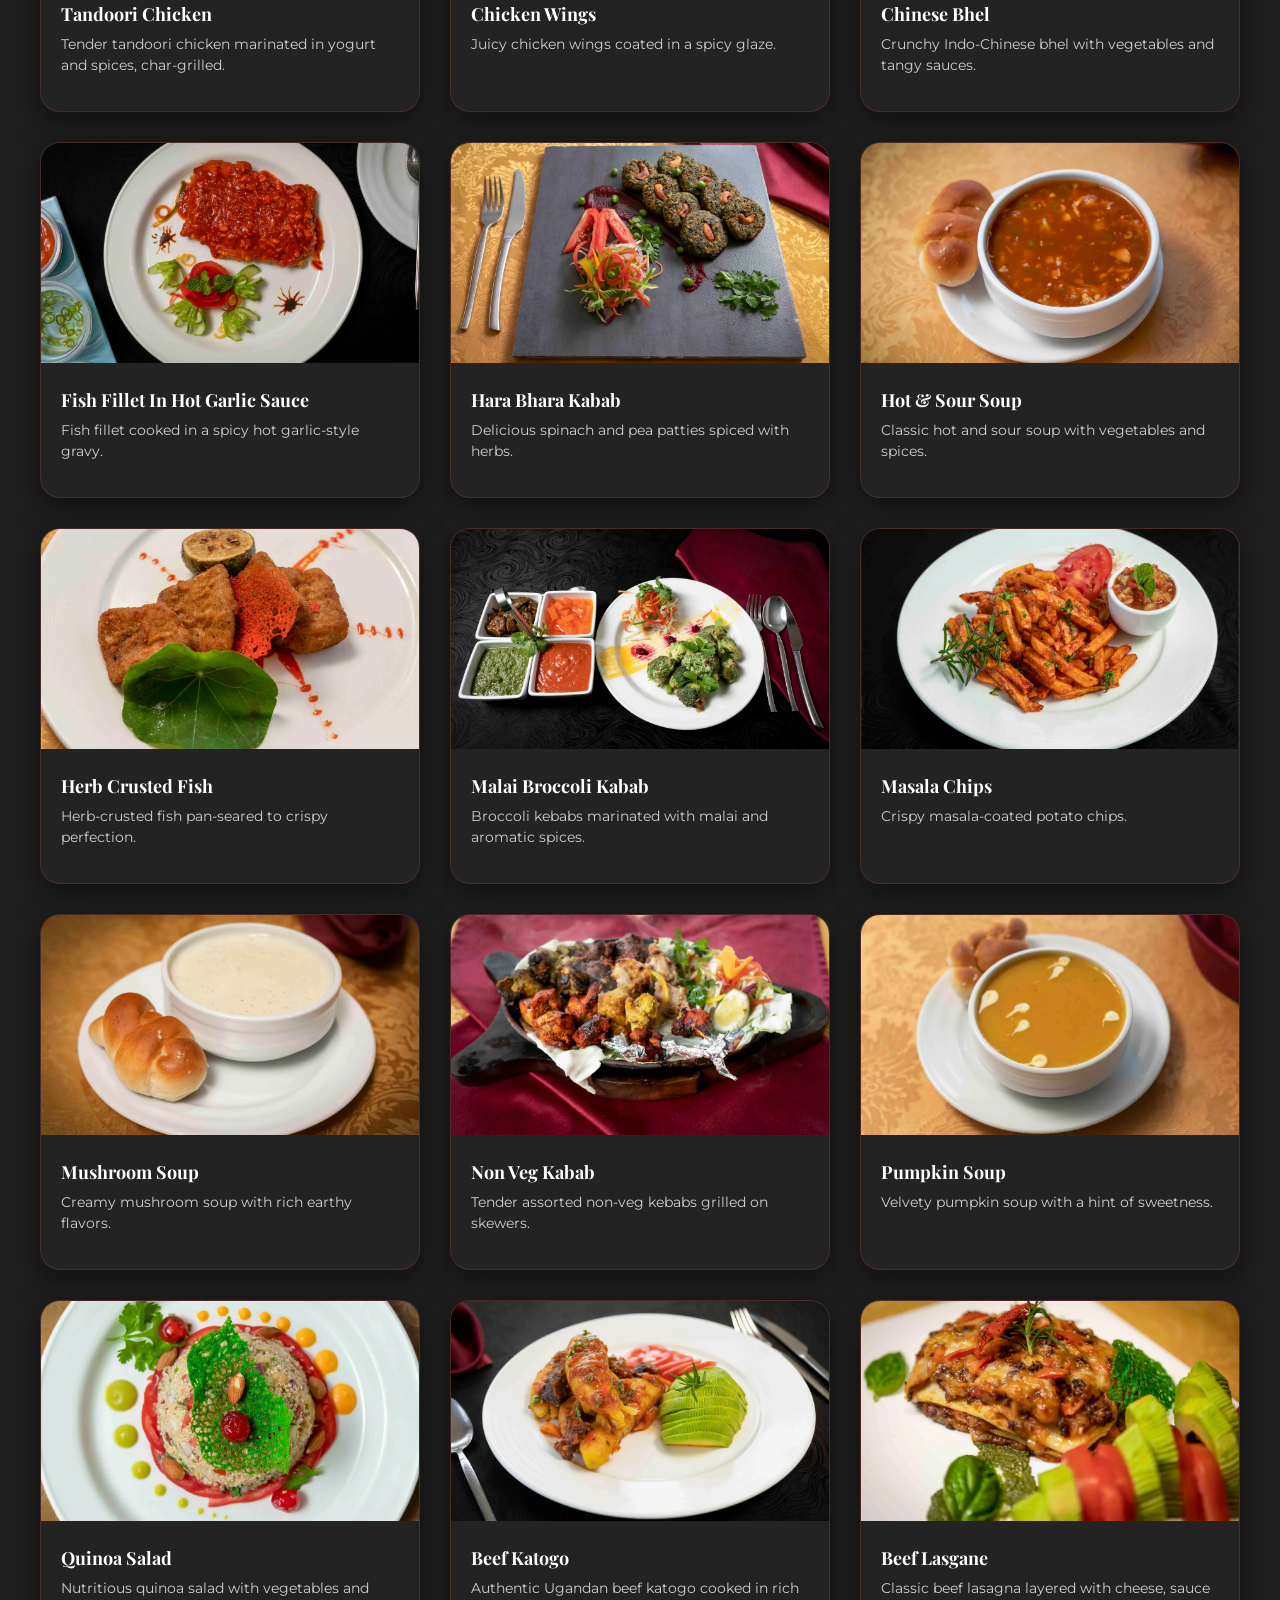
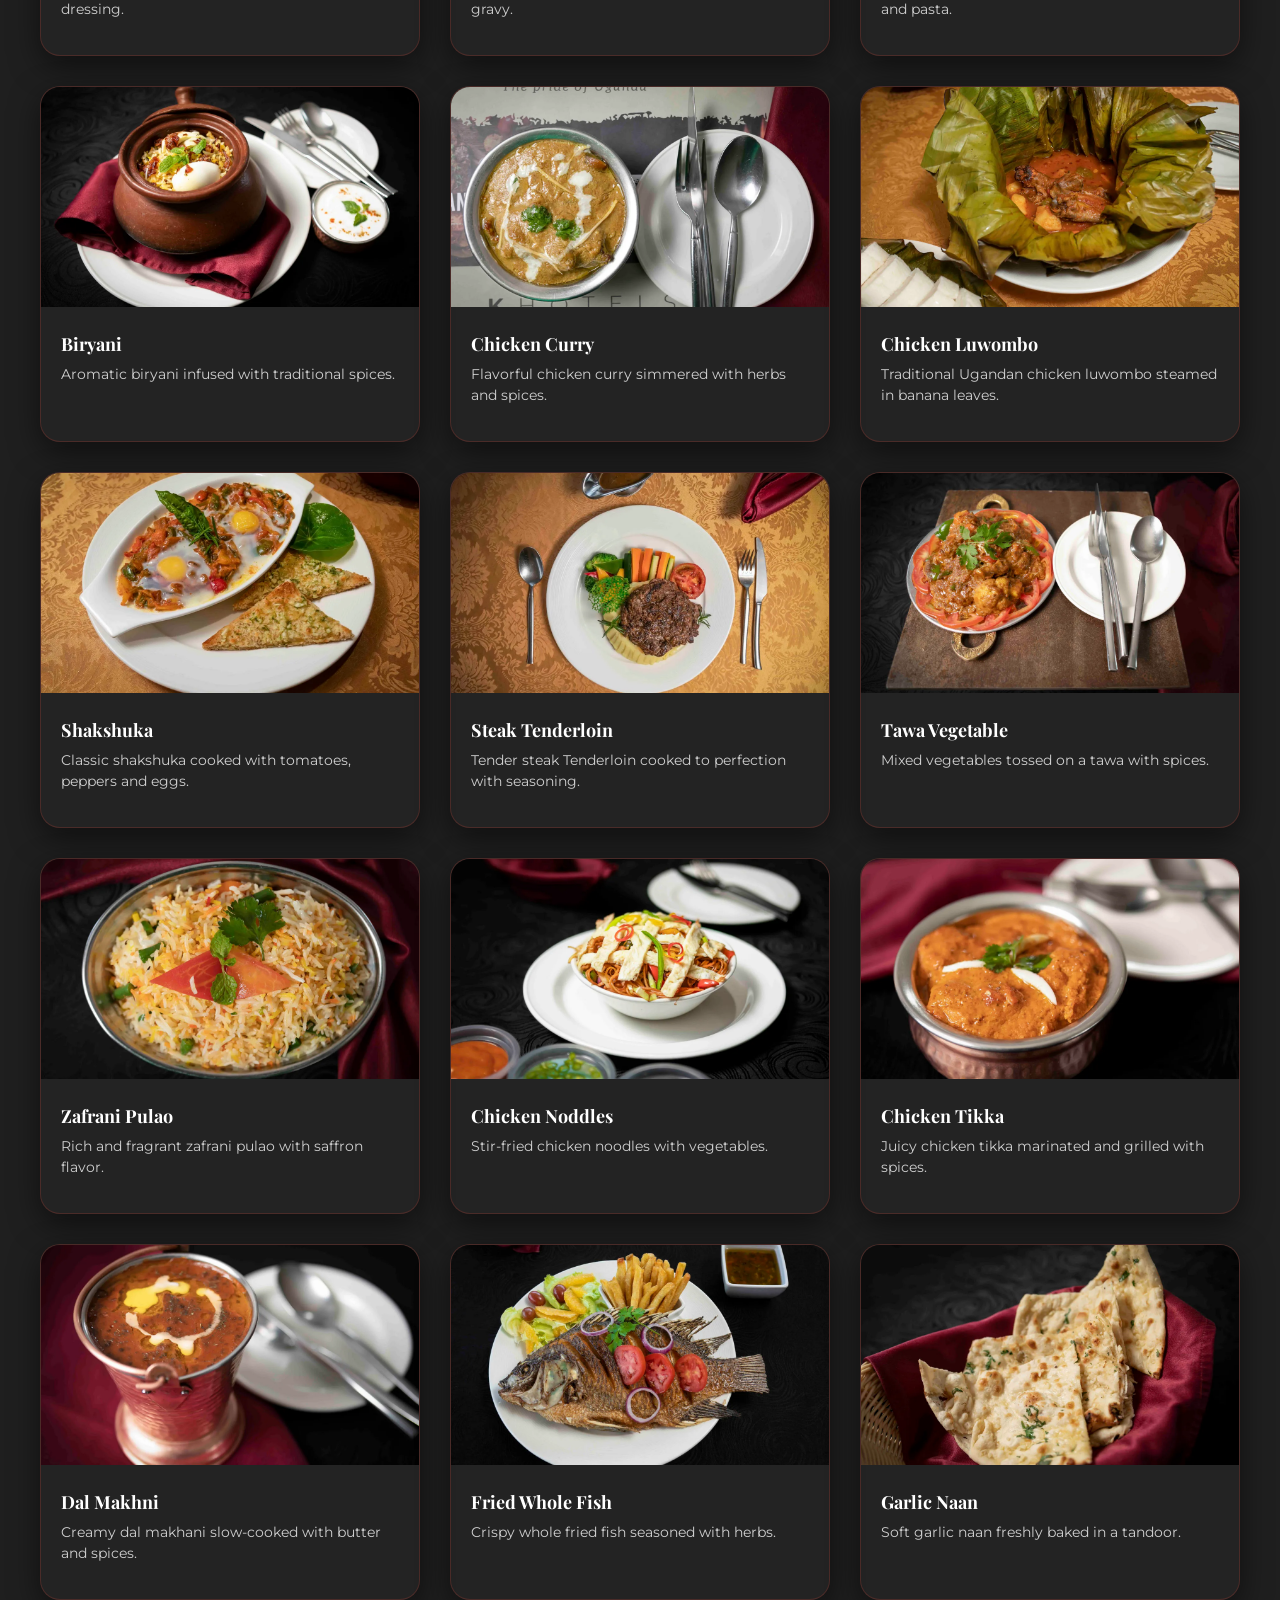
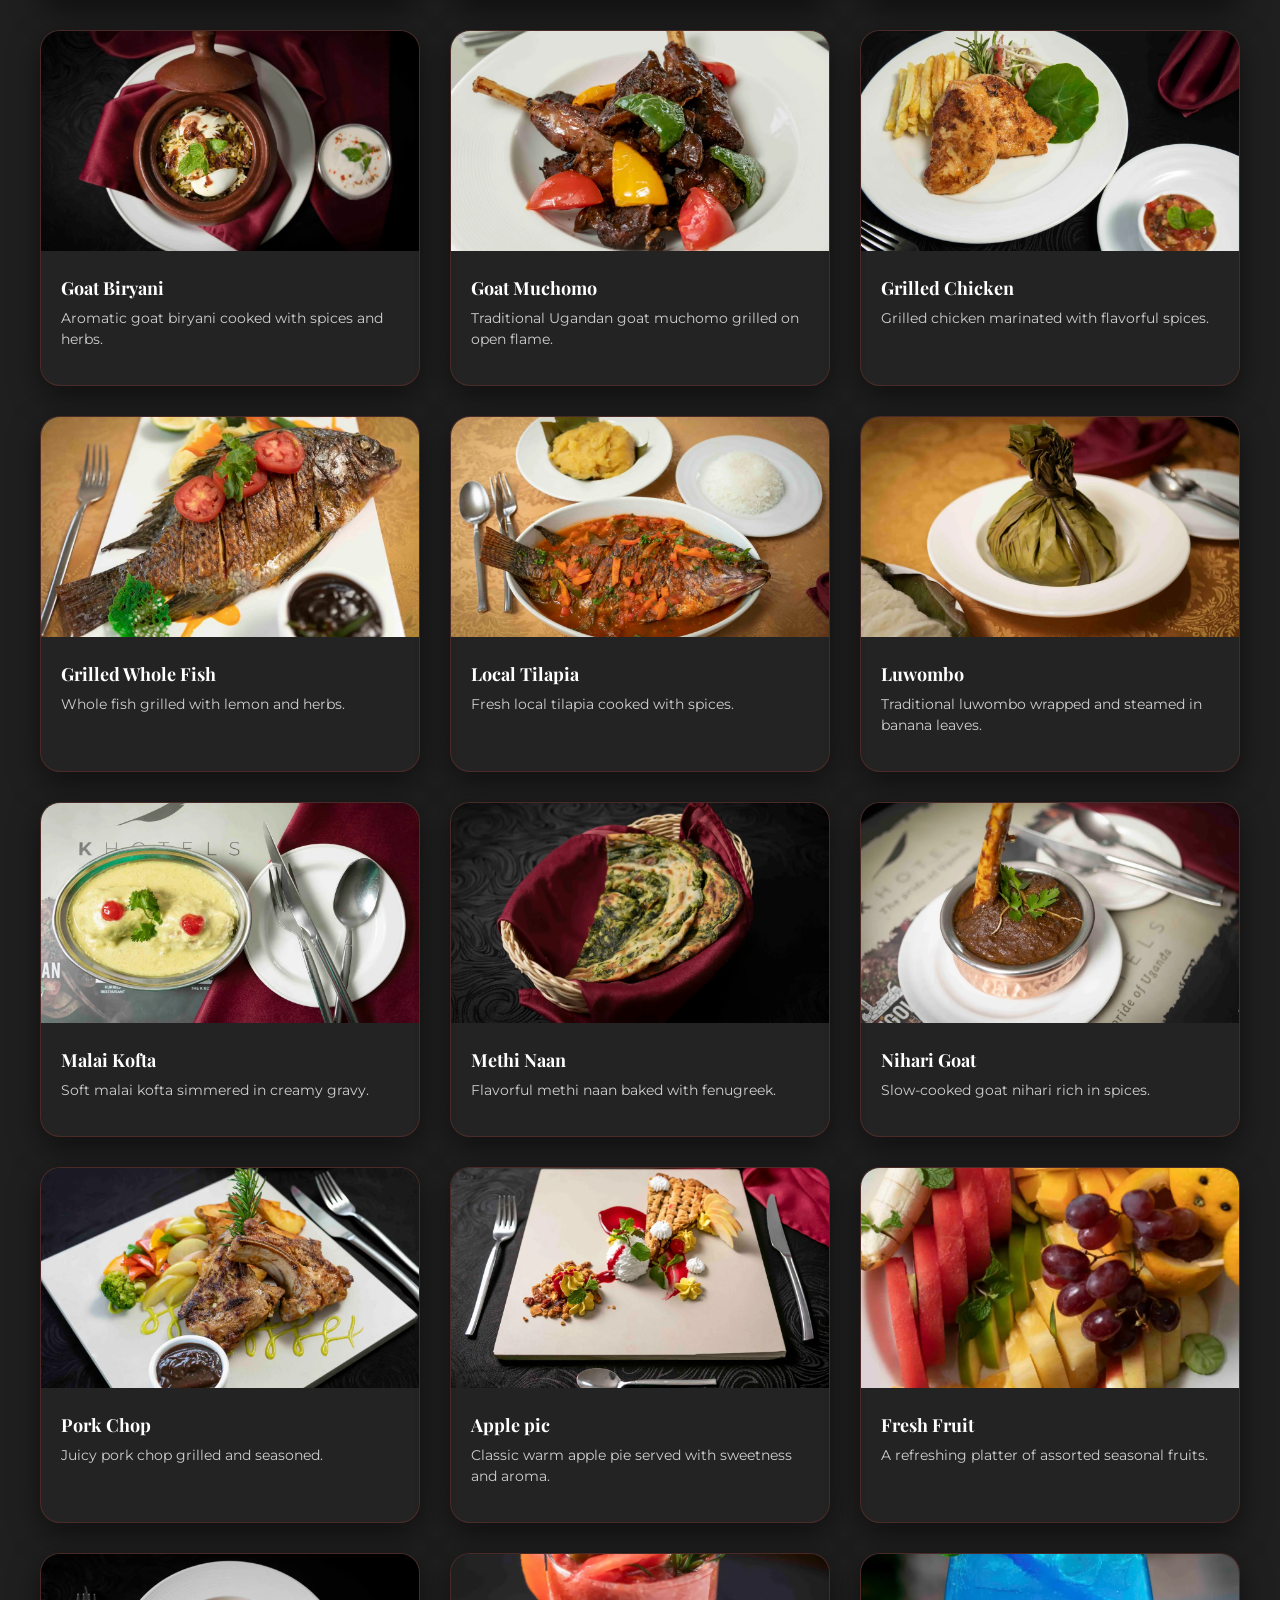
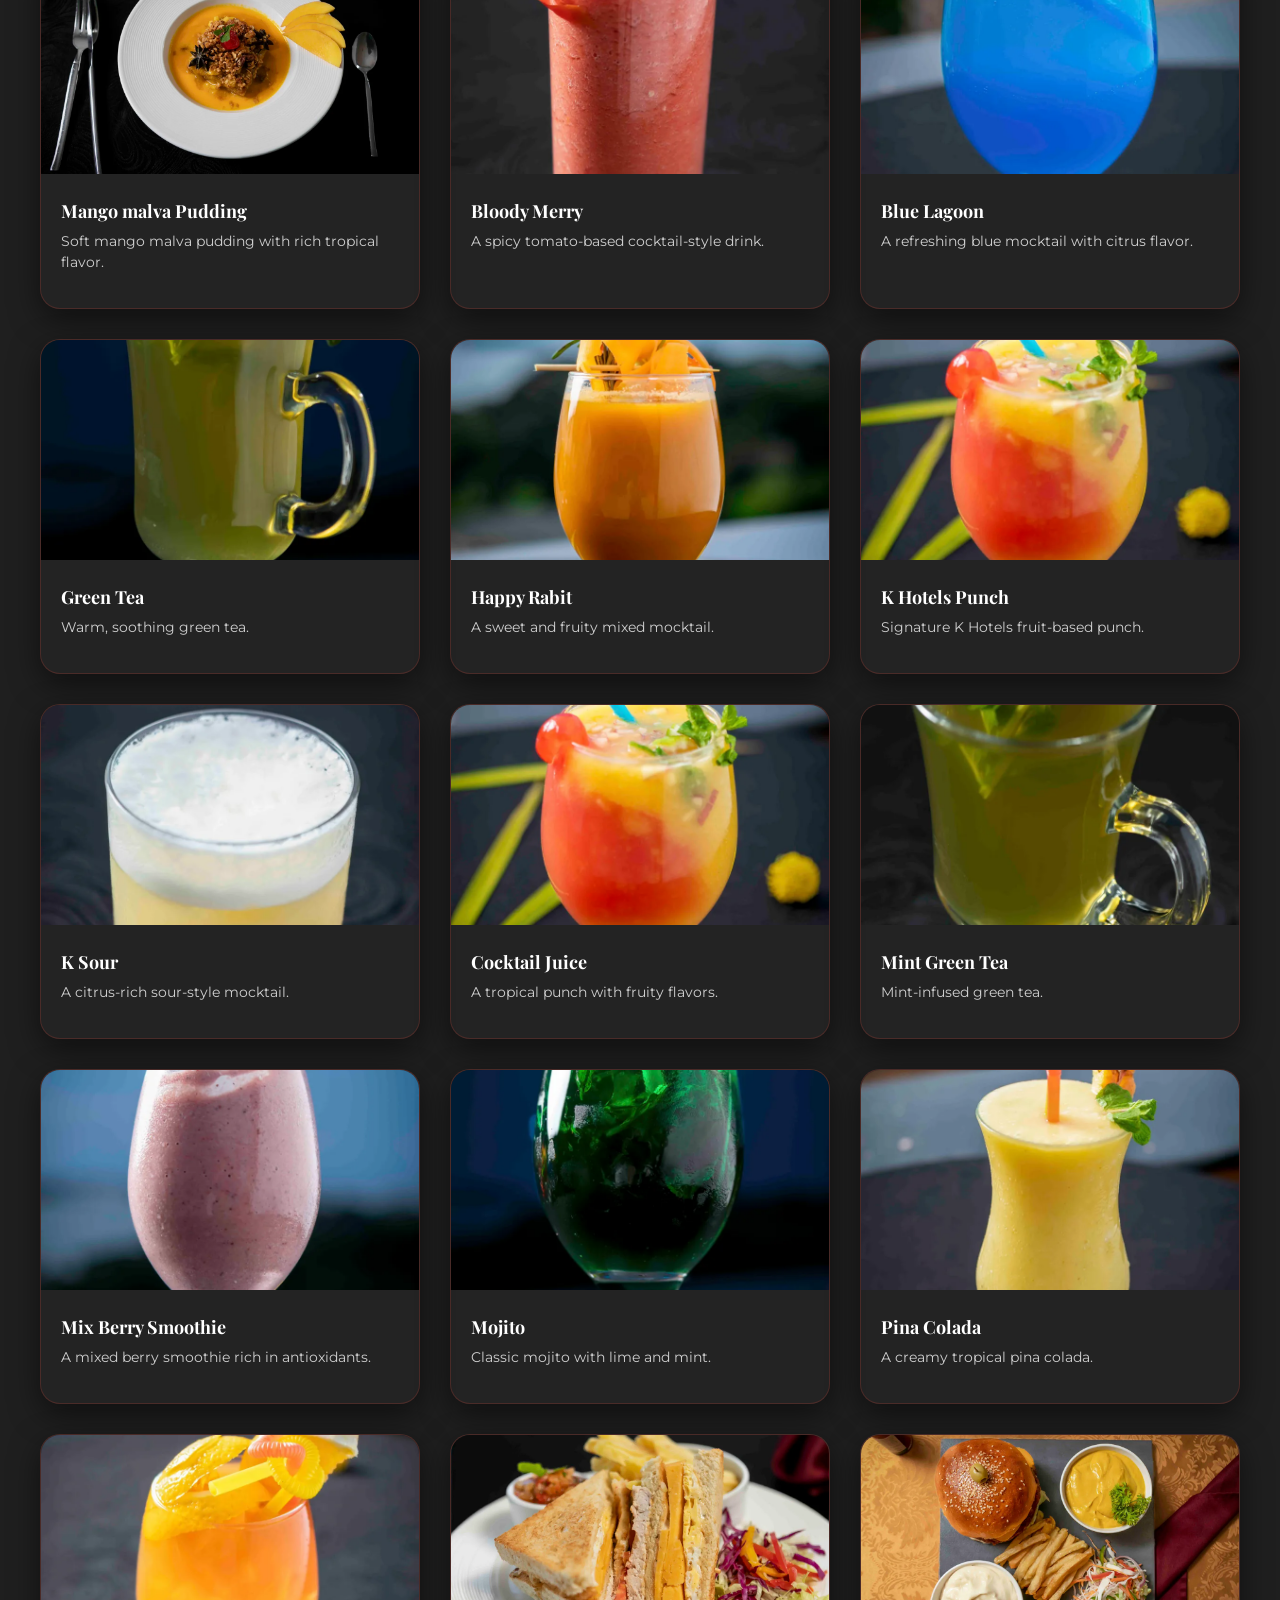
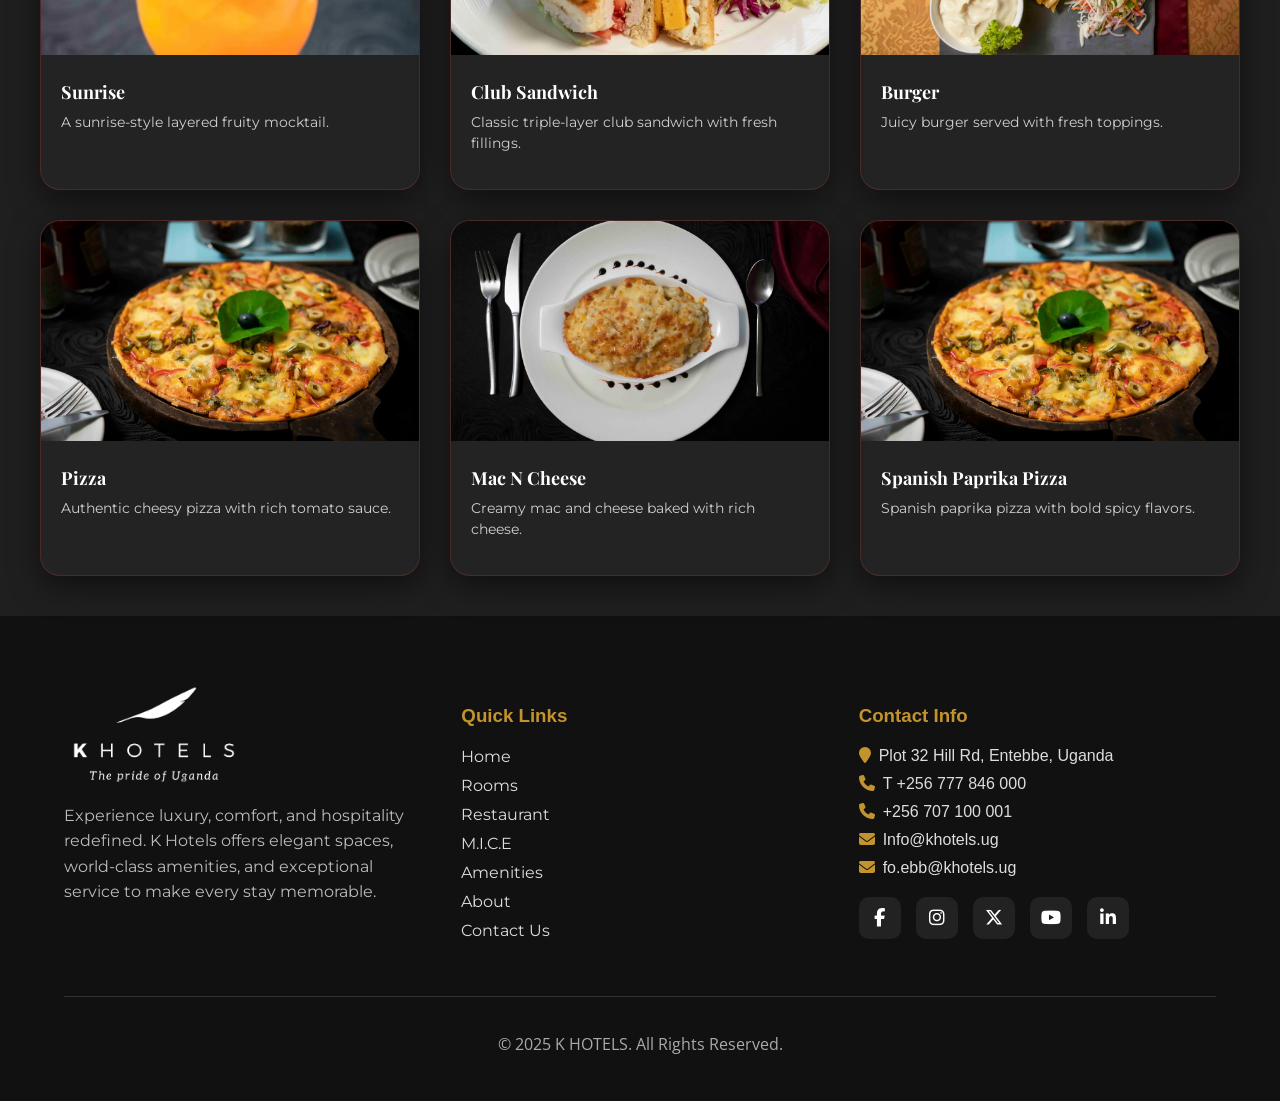
<file: restaurant.html>
<!DOCTYPE html>
<html lang="en">

<head>
    <meta charset="UTF-8">
    <meta name="viewport" content="width=device-width, initial-scale=1.0">
<!-- Favicon -->
<link rel="icon" type="image/webp" href="Images/Khotel Logo 1.png">    <!-- Google tag (gtag.js) -->
    <script async src="https://www.googletagmanager.com/gtag/js?id=G-FR5F9NX8FL"></script>
    <script>
        window.dataLayer = window.dataLayer || [];
        function gtag() { dataLayer.push(arguments); }
        gtag('js', new Date());
        gtag('config', 'G-FR5F9NX8FL');
    </script>

    <title>Rooftop Restaurant in Entebbe | Best Dining Near Entebbe Airport – KHotels</title>

    <meta name="description"
        content="Enjoy fine dining at KHotels Rooftop Restaurant in Entebbe. Lake views, international & local cuisine, cocktails, and the perfect ambience near Entebbe Airport.">

    <meta name="keywords"
        content="Best restaurant in Entebbe, Rooftop restaurant near Entebbe Airport, Hotel restaurant in Entebbe, Lake view restaurant in Uganda">


    <link rel="stylesheet" href="restaurant.css">
    <!-- Google Fonts -->
    <link
        href="https://fonts.googleapis.com/css2?family=Open+Sans:wght@400;500;600&family=Playfair+Display:wght@600;700&display=swap"
        rel="stylesheet">

    <!-- Font Awesome -->
    <link rel="stylesheet" href="https://cdnjs.cloudflare.com/ajax/libs/font-awesome/6.5.0/css/all.min.css">
    <link href="https://fonts.googleapis.com/css2?family=Montserrat:wght@400;500;600&display=swap" rel="stylesheet">


    <!-- Restaurant Schema -->
    <script type="application/ld+json">
{
  "@context": "https://schema.org",
  "@type": "Restaurant",
  "name": "KHotels Rooftop Restaurant",
  "url": "https://khotels.ug/restaurant/",
  "image": "https://khotels.ug/images/restaurant.jpg",
  "servesCuisine": ["International", "African", "Continental"],
  "priceRange": "$$",
  "address": {
    "@type": "PostalAddress",
    "addressLocality": "Entebbe",
    "addressRegion": "Central Region",
    "addressCountry": "UG"
  },
  "telephone": "+256XXXXXXXXX",
  "openingHours": "Mo-Su 07:00-23:00",
  "hasMenu": "https://khotels.ug/menu",
  "acceptsReservations": true,
  "sameAs": [
    "https://www.facebook.com/khotelsug",
    "https://www.instagram.com/khotelsug"
  ]
}
</script>

    <!-- Local Business Schema -->
    <script type="application/ld+json">
{
  "@context": "https://schema.org",
  "@type": "LocalBusiness",
  "name": "KHotels Rooftop Restaurant",
  "url": "https://khotels.ug/restaurant/",
  "address": {
    "@type": "PostalAddress",
    "addressLocality": "Entebbe",
    "addressCountry": "UG"
  },
  "geo": {
    "@type": "GeoCoordinates",
    "latitude": 0.06,
    "longitude": 32.46
  },
  "areaServed": "Entebbe"
}
</script>

    <!-- FAQ Schema -->
    <script type="application/ld+json">
{
  "@context": "https://schema.org",
  "@type": "FAQPage",
  "mainEntity": [
    {
      "@type": "Question",
      "name": "Is KHotels Restaurant open to non-hotel guests?",
      "acceptedAnswer": {
        "@type": "Answer",
        "text": "Yes, our rooftop restaurant is open to both hotel guests and walk-in visitors."
      }
    },
    {
      "@type": "Question",
      "name": "Do you offer lake view dining in Entebbe?",
      "acceptedAnswer": {
        "@type": "Answer",
        "text": "Yes, the restaurant offers beautiful Lake Victoria views from the rooftop."
      }
    },
    {
      "@type": "Question",
      "name": "Is the restaurant near Entebbe Airport?",
      "acceptedAnswer": {
        "@type": "Answer",
        "text": "Yes, KHotels Restaurant is located just 10–15 minutes from Entebbe International Airport."
      }
    }
  ]
}
</script>


</head>

<body>
    <nav class="navbar">
        <div class="logo">
            <!-- Replace logo.png with your actual logo path -->
            <a href="index.html"><img src="Images/All images/Khotel Logo.webp" alt="KHOTELS Logo"></a>
        </div>

        <div class="menu-icon" id="menu-icon">
            <i class="fas fa-bars"></i>
        </div>

        <div class="nav-links" id="nav-links">
            <a href="rooms.html"><i class="fas fa-bed"></i> Rooms</a>
            <a href="restaurant.html"><i class="fas fa-utensils"></i> Restaurant</a>
            <a href="mice.html"><i class="fas fa-briefcase"></i> M.I.C.E</a>
            <a href="amenities.html"><i class="fas fa-spa"></i> Amenities</a>
            <a href="about.html"><i class="fas fa-user"></i> About</a>
            <a href="contact.html"><i class="fas fa-address-book"></i> Contact</a>
            <a href="https://bookings.resavenue.com/engine-ibe/search?regCode=ZZVC0424"
                class="book-btn">BOOK NOW</a>
        </div>
    </nav>
    <section class="about-section">
        <div class="about-overlay">
            <h2>Restaurants</h2>
        </div>
    </section>




    <div class="category-buttons">
        <button class="category-btn active" onclick="filterMenu('all')">All Items</button>
        <button class="category-btn" onclick="filterMenu('starters')">Starters</button>
        <button class="category-btn" onclick="filterMenu('maincourse')">Main Course</button>
        <button class="category-btn" onclick="filterMenu('fastfood')">fastfood</button>

        <button class="category-btn" onclick="filterMenu('desserts')">Desserts</button>
        <button class="category-btn" onclick="filterMenu('beverages')">Beverages</button>

    </div>

    <div class="container">
        <div class="menu-grid" id="menuGrid"></div>
    </div>

    <div class="modal" id="enquiryModal">
        <div class="modal-content">
            <button class="close-btn" onclick="closeModal()">&times;</button>
            <h2>Enquiry Form</h2>
            <div id="successMessage" class="success-message hidden">
                Thank you for your enquiry! We will contact you soon.
            </div>
            <form id="enquiryForm">
                <div class="form-group">
                    <label for="name">Your Name *</label>
                    <input type="text" id="name" required>
                </div>
                <div class="form-group">
                    <label for="mobile">Mobile Number *</label>
                    <input type="tel" id="mobile" pattern="[0-9]{10}" required>
                </div>
                <div class="form-group">
                    <label for="roomNo">Hotel Room Number *</label>
                    <input type="text" id="roomNo" placeholder="e.g., 101" required>
                </div>
                <div class="form-group">
                    <label for="requirements">Special Requirements</label>
                    <textarea id="requirements"
                        placeholder="Any dietary restrictions or special requests..."></textarea>
                </div>
                <button type="submit" class="submit-btn">Submit Enquiry</button>
            </form>
        </div>
    </div>


    <footer class="site-footer">
        <div class="footer-container">
            <div class="footer-col footer-about">
                <img src="Images/All images/Khotel Logo.webp" alt="" class="logo-footer">
                <p>Experience luxury, comfort, and hospitality redefined. K Hotels offers elegant spaces, world-class
                    amenities, and exceptional service to make every stay memorable.</p>
            </div>
            <div class="footer-col">
                <h3>Quick Links</h3>
                <ul>
                    <li><a href="index.html">Home</a></li>
                    <li><a href="rooms.html">Rooms</a></li>
                    <li><a href="restaurant.html">Restaurant</a></li>
                    <li><a href="mice.html">M.I.C.E</a></li>
                    <li><a href="amenities.html">Amenities</a></li>
                    <li><a href="about.html">About</a></li>
                    <li><a href="contact.html">Contact Us</a></li>
                </ul>
            </div>
            <div class="footer-col">
                <h3>Contact Info</h3>
                <ul class="footer-contact">
                    <li><i class="fa fa-map-marker"></i>Plot 32 Hill Rd, Entebbe, Uganda</li>
                    <li><i class="fa fa-phone"></i>T +256 777 846 000</li>
                    <li><i class="fa fa-phone"></i>+256 707 100 001</li>

                    <li><i class="fa fa-envelope"></i>Info@khotels.ug</li>
                    <li><i class="fa fa-envelope"></i>fo.ebb@khotels.ug</li>

                </ul>
                <div class="footer-social-modern">
                    <a href="https://www.facebook.com/khotelsug" class="fb"><i class="fab fa-facebook-f"></i></a>
                    <a href="https://www.instagram.com/khotelsug/" class="ig"><i class="fab fa-instagram"></i></a>
                    <a href="https://x.com/khotelsug" class="tw"><i class="fab fa-x-twitter"></i></a>
                    <a href="https://www.youtube.com/@khotelsug" class="yt"><i class="fab fa-youtube"></i></a>
                    <a href="https://www.linkedin.com/company/khotelsug/" class="li"><i
                            class="fab fa-linkedin-in"></i></a>
                </div>
            </div>
        </div>

        <div class="footer-bottom">
            <p>© 2025 K HOTELS. All Rights Reserved. </p>
        </div>
    </footer>
    <script src="restaurant.js"></script>
    <script src="script.js"></script>


</body>

</html>
</file>
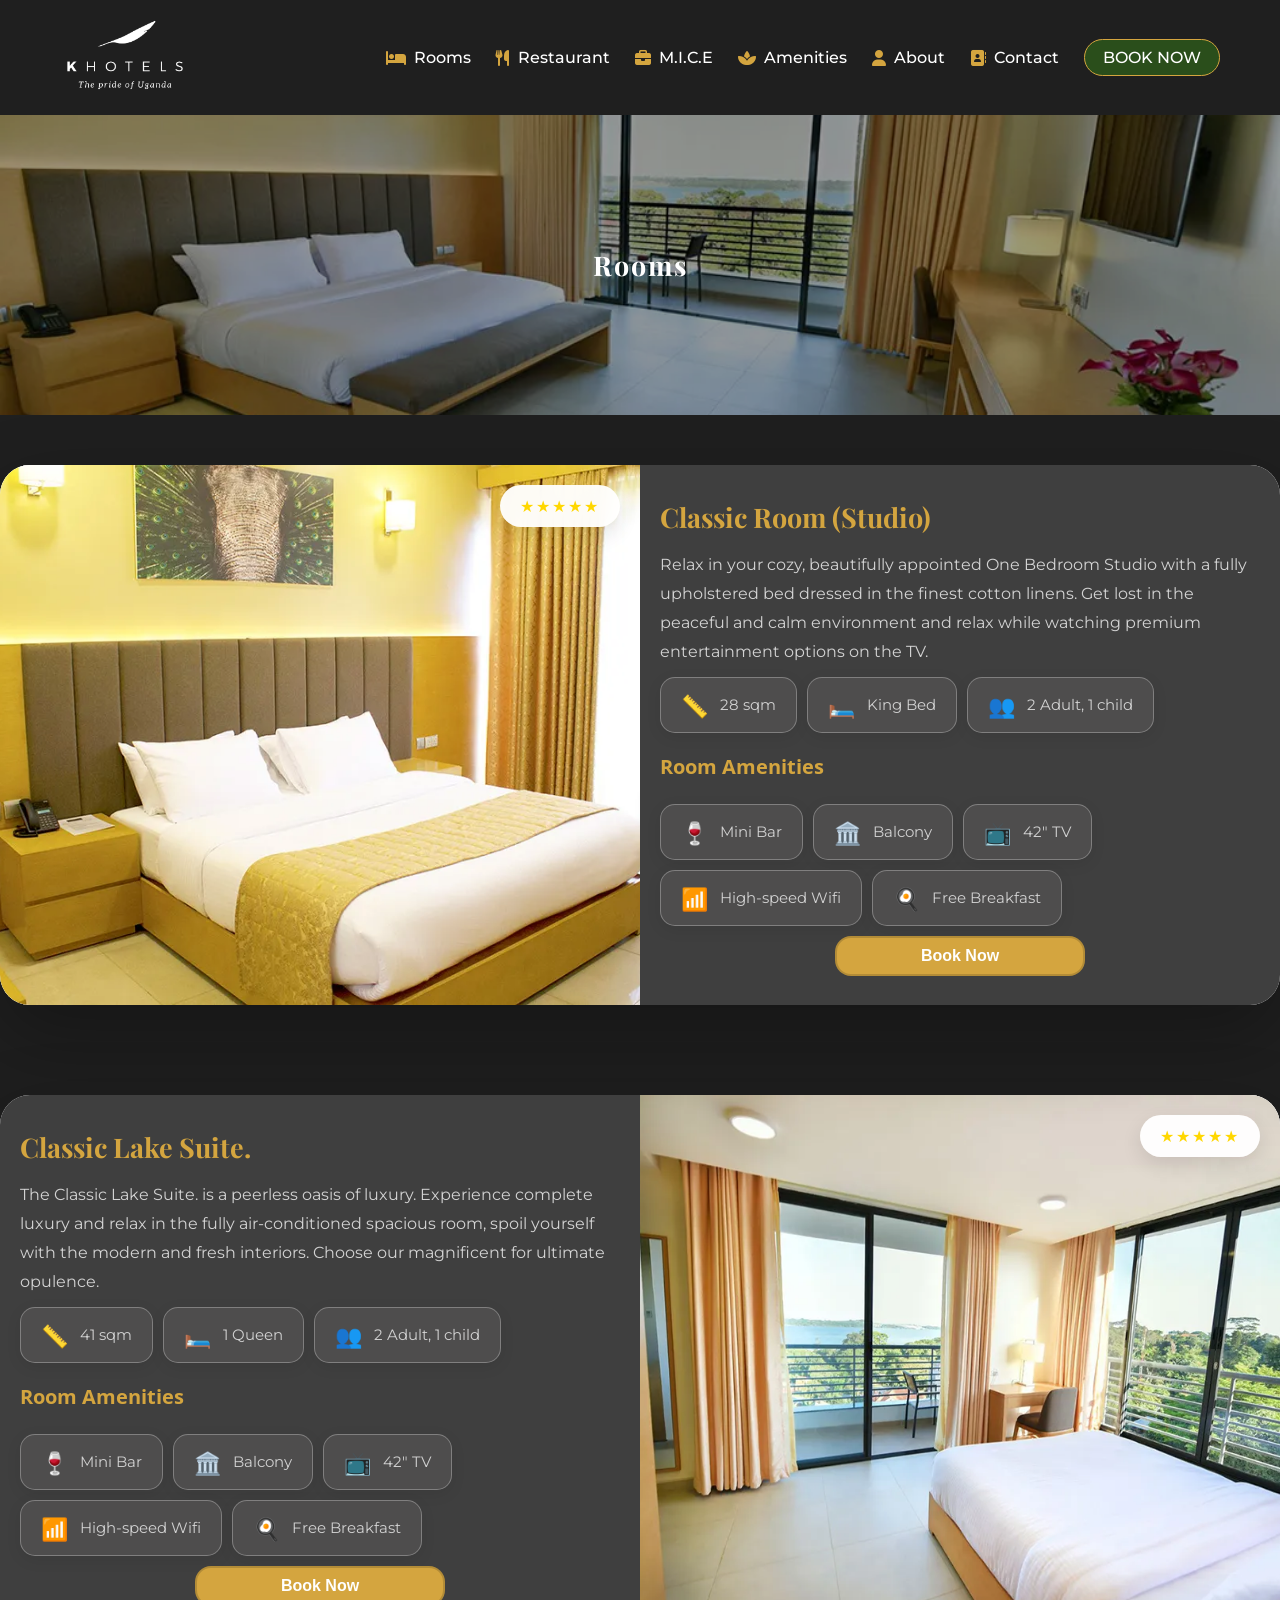
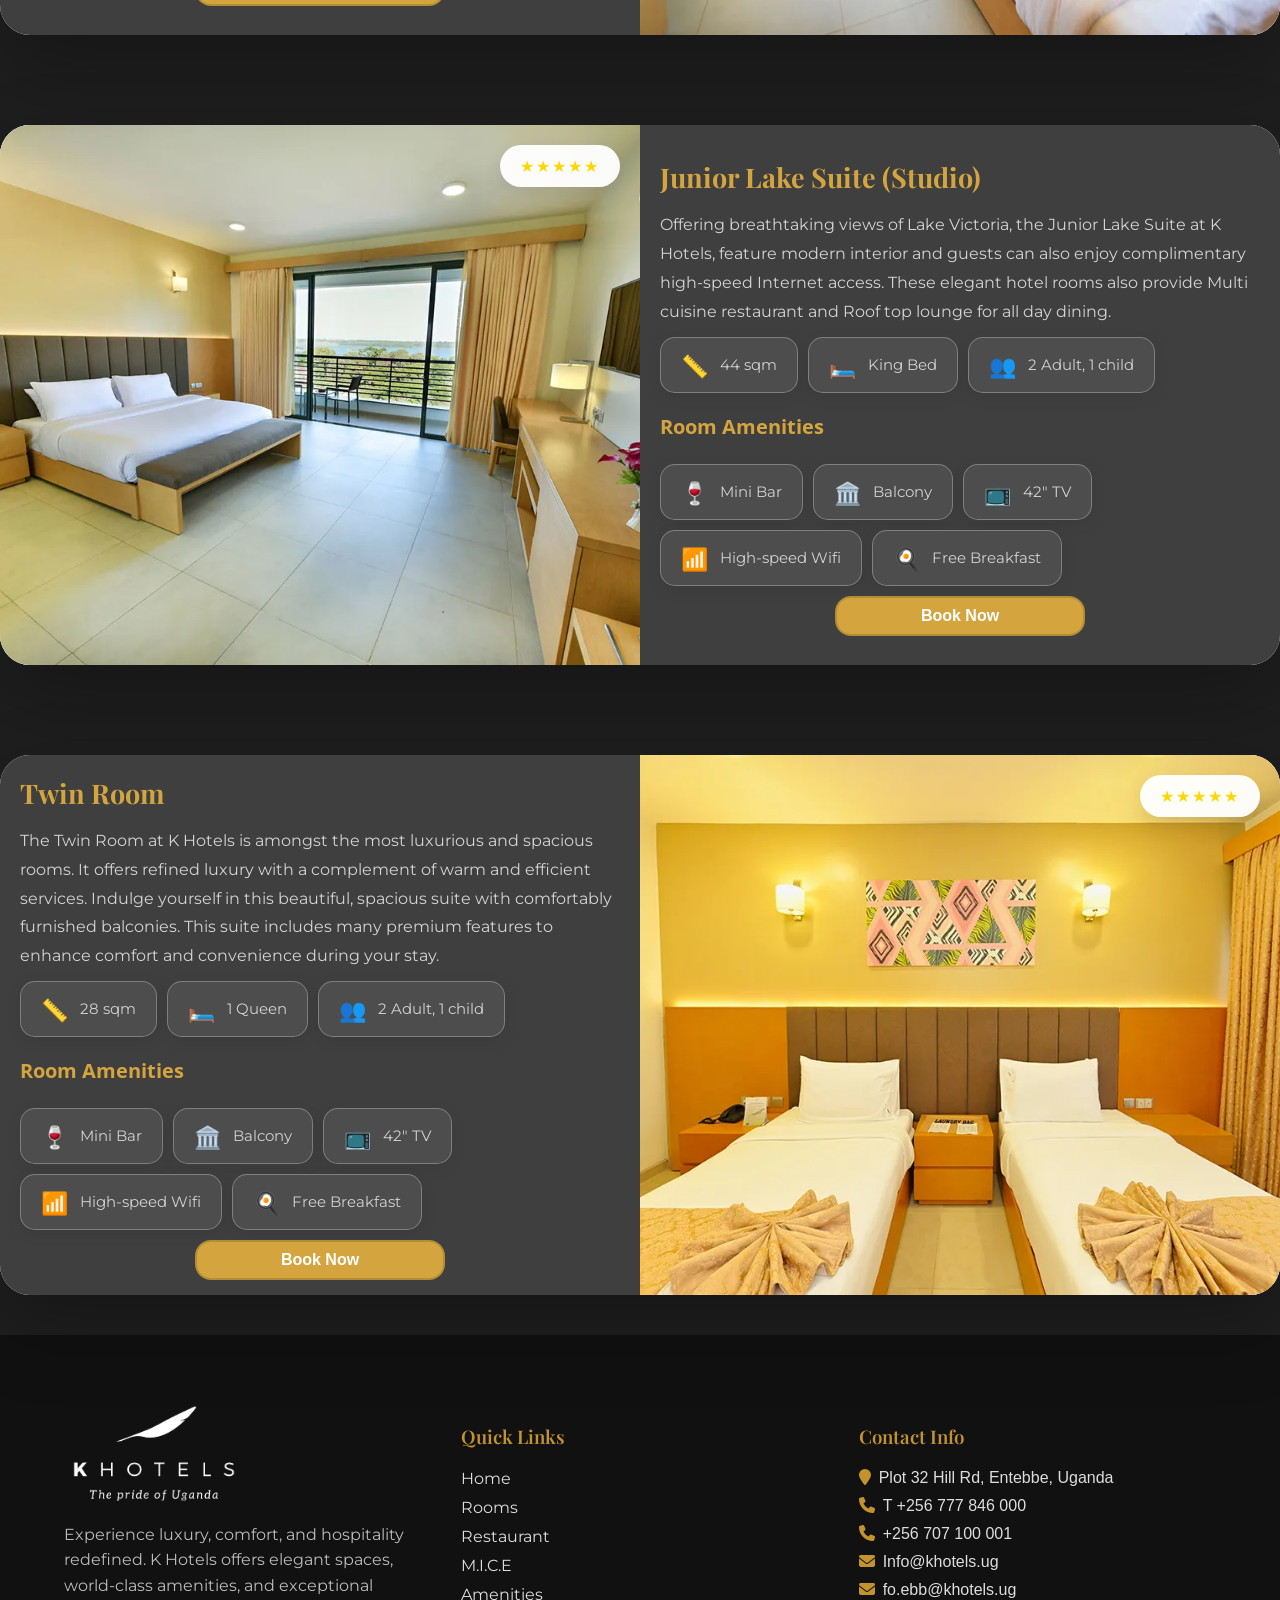
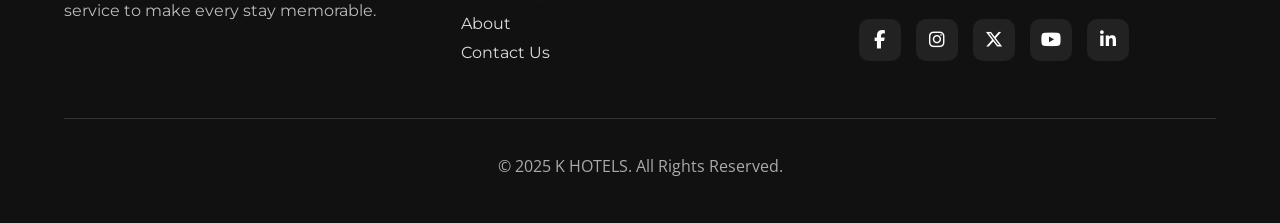
<file: Rooms.html>
<!DOCTYPE html>
<html lang="en">

<head>
    <meta charset="UTF-8">
    <meta name="viewport" content="width=device-width, initial-scale=1.0">

    <!-- Google tag (gtag.js) -->
    <script async src="https://www.googletagmanager.com/gtag/js?id=G-FR5F9NX8FL"></script>
    <script>
        window.dataLayer = window.dataLayer || [];
        function gtag() { dataLayer.push(arguments); }
        gtag('js', new Date());
        gtag('config', 'G-FR5F9NX8FL');
    </script>

    <title>Khotels</title>

    <link rel="stylesheet" href="rooms.css">
    <!-- Google Fonts -->
    <link
        href="https://fonts.googleapis.com/css2?family=Open+Sans:wght@400;500;600&family=Playfair+Display:wght@600;700&display=swap"
        rel="stylesheet">

    <!-- Font Awesome -->
    <link rel="stylesheet" href="https://cdnjs.cloudflare.com/ajax/libs/font-awesome/6.5.0/css/all.min.css">
    <link href="https://fonts.googleapis.com/css2?family=Montserrat:wght@400;500;600&display=swap" rel="stylesheet">


    <script type="application/ld+json">
{
  "@context": "https://schema.org",
  "@type": "Hotel",
  "name": "KHotels Entebbe",
  "url": "https://khotels.ug/hotel-rooms-in-entebbe/",
  "address": {
    "@type": "PostalAddress",
    "addressLocality": "Entebbe",
    "addressCountry": "UG"
  },
  "makesOffer": [
    {
      "@type": "Offer",
      "name": "Standard Room",
      "itemOffered": {
        "@type": "HotelRoom",
        "name": "Standard Room",
        "bed": {
          "@type": "BedDetails",
          "typeOfBed": "Queen Bed"
        },
        "occupancy": {
          "@type": "QuantitativeValue",
          "maxValue": 2
        }
      }
    },
    {
      "@type": "Offer",
      "name": "Deluxe Lake View Room",
      "itemOffered": {
        "@type": "HotelRoom",
        "name": "Deluxe Lake View Room",
        "bed": {
          "@type": "BedDetails",
          "typeOfBed": "King Bed"
        },
        "occupancy": {
          "@type": "QuantitativeValue",
          "maxValue": 2
        }
      }
    },
    {
      "@type": "Offer",
      "name": "Executive Suite",
      "itemOffered": {
        "@type": "HotelRoom",
        "name": "Executive Suite",
        "bed": {
          "@type": "BedDetails",
          "typeOfBed": "King Bed"
        },
        "occupancy": {
          "@type": "QuantitativeValue",
          "maxValue": 3
        }
      }
    }
  ]
}
</script>
    <script type="application/ld+json">
{
  "@context": "https://schema.org",
  "@type": "BreadcrumbList",
  "itemListElement": [
    {
      "@type": "ListItem",
      "position": 1,
      "name": "Home",
      "item": "https://khotels.ug/"
    },
    {
      "@type": "ListItem",
      "position": 2,
      "name": "Hotel Rooms in Entebbe",
      "item": "https://khotels.ug/hotel-rooms-in-entebbe/"
    }
  ]
}
</script>
    <script type="application/ld+json">
{
  "@context": "https://schema.org",
  "@type": "FAQPage",
  "mainEntity": [
    {
      "@type": "Question",
      "name": "Do rooms include free Wi-Fi and breakfast?",
      "acceptedAnswer": {
        "@type": "Answer",
        "text": "Yes, all rooms at KHotels Entebbe include complimentary Wi-Fi and breakfast."
      }
    },
    {
      "@type": "Question",
      "name": "Are lake view rooms available?",
      "acceptedAnswer": {
        "@type": "Answer",
        "text": "Yes, selected Deluxe and Executive Suite rooms offer stunning views of Lake Victoria."
      }
    }
  ]
}
</script>


</head>

<body>
    <!-- ====== NAVBAR START ====== -->
    <nav class="navbar">
        <div class="logo">
            <!-- Replace logo.png with your actual logo path -->
            <a href="index.html"><img src="Images/All images/Khotel Logo.webp" alt="KHOTELS Logo"></a>
        </div>

        <div class="menu-icon" id="menu-icon">
            <i class="fas fa-bars"></i>
        </div>

        <div class="nav-links" id="nav-links">
            <a href="rooms.html"><i class="fas fa-bed"></i> Rooms</a>
            <a href="restaurant.html"><i class="fas fa-utensils"></i> Restaurant</a>
            <a href="mice.html"><i class="fas fa-briefcase"></i> M.I.C.E</a>
            <a href="amenities.html"><i class="fas fa-spa"></i> Amenities</a>
            <a href="about.html"><i class="fas fa-user"></i> About</a>
            <a href="contact.html"><i class="fas fa-address-book"></i> Contact</a>
            <a href="https://bookings.resavenue.com/engine-ibe/search?regCode=ZZVC0424" class="book-btn">BOOK NOW</a>
        </div>
    </nav>
    <section class="about-section">
        <div class="about-overlay">
            <h2>Rooms</h2>
        </div>
    </section>


    <section class="room-one">
        <div class="container">
            <div class="room-grid">
                <div class="image-section">
                    <img src="Images/All images/classic_room_studio-compressor.webp" alt="Classic Room Studio"
                        class="room-image">
                    <!-- <div class="image-overlay">📍 Aerial view of Entebbe</div> -->
                    <div class="rating">
                        <div class="stars">★★★★★</div>
                    </div>
                </div>

                <div class="content-section">
                    <h1 class="room-title">Classic Room (Studio)</h1>

                    <p class="room-description">
                        Relax in your cozy, beautifully appointed One Bedroom Studio with a fully upholstered bed
                        dressed in the finest cotton linens. Get lost in the peaceful and calm environment and relax
                        while watching premium entertainment options on the TV.
                    </p>

                    <div class="room-specs">
                        <div class="spec-item">
                            <span class="spec-icon">📏</span>
                            <span class="spec-text">28 sqm</span>
                        </div>
                        <div class="spec-item">
                            <span class="spec-icon">🛏️</span>
                            <span class="spec-text">King Bed</span>
                        </div>
                        <div class="spec-item">
                            <span class="spec-icon">👥</span>
                            <span class="spec-text">2 Adult, 1 child</span>
                        </div>
                    </div>

                    <!-- Add this in your HTML inside amenities section -->
                    <div class="amenities">
                        <div class="amenities-header" onclick="toggleAmenities(this)">
                            <h3 class="amenities-title">Room Amenities</h3>
                            <span class="toggle-icon">▼</span>
                        </div>
                        <div class="amenities-content">
                            <div class="room-specs">
                                <div class="spec-item">
                                    <span class="spec-icon">🍷</span>
                                    <span class="spec-text">Mini Bar</span>
                                </div>
                                <div class="spec-item">
                                    <span class="spec-icon">🏛️</span>
                                    <span class="spec-text">Balcony</span>
                                </div>
                                <div class="spec-item">
                                    <span class="spec-icon">📺</span>
                                    <span class="spec-text">42" TV</span>
                                </div>
                                <div class="spec-item">
                                    <span class="spec-icon">📶</span>
                                    <span class="spec-text">High-speed Wifi</span>
                                </div>
                                <div class="spec-item">
                                    <span class="spec-icon">🍳</span>
                                    <span class="spec-text">Free Breakfast</span>
                                </div>
                            </div>
                        </div>
                    </div>
                    <div class="booknow-button">
                        <button class="cta-button"
                            onclick="window.open('https://bookings.resavenue.com/engine-ibe/search?regCode=ZZVC0424', '_blank')">Book
                            Now</button>
                    </div>
                </div>
            </div>
        </div>
    </section>



    <section class="room-one">
        <div class="container">
            <div class="room-grid">


                <div class="content-section">
                    <h1 class="room-title">Classic Lake Suite.</h1>

                    <p class="room-description">
                        The Classic Lake Suite. is a peerless oasis of luxury. Experience complete luxury and relax in
                        the fully air-conditioned spacious room, spoil yourself with the modern and fresh interiors.
                        Choose our magnificent for ultimate opulence.
                    </p>

                    <div class="room-specs">
                        <div class="spec-item">
                            <span class="spec-icon">📏</span>
                            <span class="spec-text">41 sqm</span>
                        </div>
                        <div class="spec-item">
                            <span class="spec-icon">🛏️</span>
                            <span class="spec-text">1 Queen</span>
                        </div>
                        <div class="spec-item">
                            <span class="spec-icon">👥</span>
                            <span class="spec-text">2 Adult, 1 child</span>
                        </div>
                    </div>

                    <!-- Add this in your HTML inside amenities section -->
                    <div class="amenities">
                        <div class="amenities-header" onclick="toggleAmenities(this)">
                            <h3 class="amenities-title">Room Amenities</h3>
                            <span class="toggle-icon">▼</span>
                        </div>
                        <div class="amenities-content">
                            <div class="room-specs">
                                <div class="spec-item">
                                    <span class="spec-icon">🍷</span>
                                    <span class="spec-text">Mini Bar</span>
                                </div>
                                <div class="spec-item">
                                    <span class="spec-icon">🏛️</span>
                                    <span class="spec-text">Balcony</span>
                                </div>
                                <div class="spec-item">
                                    <span class="spec-icon">📺</span>
                                    <span class="spec-text">42" TV</span>
                                </div>
                                <div class="spec-item">
                                    <span class="spec-icon">📶</span>
                                    <span class="spec-text">High-speed Wifi</span>
                                </div>
                                <div class="spec-item">
                                    <span class="spec-icon">🍳</span>
                                    <span class="spec-text">Free Breakfast</span>
                                </div>
                            </div>
                        </div>
                    </div>

                    <div class="booknow-button">
                        <button class="cta-button"
                            onclick="window.open('https://bookings.resavenue.com/engine-ibe/search?regCode=ZZVC0424', '_blank')">Book
                            Now</button>
                    </div>
                </div>

                <div class="image-section">
                    <img src="Images/All images\classic_lake_suite_2_room-compressor.webp" alt="Classic Room Studio"
                        class="room-image">
                    <!-- <div class="image-overlay">📍 Aerial view of Entebbe</div> -->
                    <div class="rating">
                        <div class="stars">★★★★★</div>
                    </div>
                </div>
            </div>
        </div>
    </section>


    <section class="room-one">
        <div class="container">
            <div class="room-grid">
                <div class="image-section">
                    <img src="Images/All images/junior_lake_suite_studio-compressor.webp" alt="Classic Room Studio"
                        class="room-image">
                    <!-- <div class="image-overlay">📍 Aerial view of Entebbe</div> -->
                    <div class="rating">
                        <div class="stars">★★★★★</div>
                    </div>
                </div>

                <div class="content-section">
                    <h1 class="room-title">Junior Lake Suite (Studio)</h1>

                    <p class="room-description">
                        Offering breathtaking views of Lake Victoria, the Junior Lake Suite at K Hotels, feature modern
                        interior and guests can also enjoy complimentary high-speed Internet access. These elegant hotel
                        rooms also provide Multi cuisine restaurant and Roof top lounge for all day dining.
                    </p>

                    <div class="room-specs">
                        <div class="spec-item">
                            <span class="spec-icon">📏</span>
                            <span class="spec-text">44 sqm</span>
                        </div>
                        <div class="spec-item">
                            <span class="spec-icon">🛏️</span>
                            <span class="spec-text">King Bed</span>
                        </div>
                        <div class="spec-item">
                            <span class="spec-icon">👥</span>
                            <span class="spec-text">2 Adult, 1 child</span>
                        </div>
                    </div>

                    <!-- Add this in your HTML inside amenities section -->
                    <div class="amenities">
                        <div class="amenities-header" onclick="toggleAmenities(this)">
                            <h3 class="amenities-title">Room Amenities</h3>
                            <span class="toggle-icon">▼</span>
                        </div>
                        <div class="amenities-content">
                            <div class="room-specs">
                                <div class="spec-item">
                                    <span class="spec-icon">🍷</span>
                                    <span class="spec-text">Mini Bar</span>
                                </div>
                                <div class="spec-item">
                                    <span class="spec-icon">🏛️</span>
                                    <span class="spec-text">Balcony</span>
                                </div>
                                <div class="spec-item">
                                    <span class="spec-icon">📺</span>
                                    <span class="spec-text">42" TV</span>
                                </div>
                                <div class="spec-item">
                                    <span class="spec-icon">📶</span>
                                    <span class="spec-text">High-speed Wifi</span>
                                </div>
                                <div class="spec-item">
                                    <span class="spec-icon">🍳</span>
                                    <span class="spec-text">Free Breakfast</span>
                                </div>
                            </div>
                        </div>
                    </div>
                    <div class="booknow-button">
                        <button class="cta-button"
                            onclick="window.open('https://bookings.resavenue.com/engine-ibe/search?regCode=ZZVC0424', '_blank')">Book
                            Now</button>
                    </div>
                </div>
            </div>
        </div>
    </section>



    <section class="room-one">
        <div class="container">
            <div class="room-grid">


                <div class="content-section">
                    <h1 class="room-title">Twin Room</h1>

                    <p class="room-description">
                        The Twin Room at K Hotels is amongst the most luxurious and spacious rooms. It
                        offers refined luxury with a complement of warm and efficient services. Indulge yourself in this
                        beautiful, spacious suite with comfortably furnished balconies. This suite includes many premium
                        features to enhance comfort and convenience during your stay.
                    </p>

                    <div class="room-specs">
                        <div class="spec-item">
                            <span class="spec-icon">📏</span>
                            <span class="spec-text">28 sqm</span>
                        </div>
                        <div class="spec-item">
                            <span class="spec-icon">🛏️</span>
                            <span class="spec-text">1 Queen</span>
                        </div>
                        <div class="spec-item">
                            <span class="spec-icon">👥</span>
                            <span class="spec-text">2 Adult, 1 child</span>
                        </div>
                    </div>
                    <div class="amenities">
                        <div class="amenities-header" onclick="toggleAmenities(this)">
                            <h3 class="amenities-title">Room Amenities</h3>
                            <span class="toggle-icon">▼</span>
                        </div>
                        <div class="amenities-content">
                            <div class="room-specs">
                                <div class="spec-item">
                                    <span class="spec-icon">🍷</span>
                                    <span class="spec-text">Mini Bar</span>
                                </div>
                                <div class="spec-item">
                                    <span class="spec-icon">🏛️</span>
                                    <span class="spec-text">Balcony</span>
                                </div>
                                <div class="spec-item">
                                    <span class="spec-icon">📺</span>
                                    <span class="spec-text">42" TV</span>
                                </div>
                                <div class="spec-item">
                                    <span class="spec-icon">📶</span>
                                    <span class="spec-text">High-speed Wifi</span>
                                </div>
                                <div class="spec-item">
                                    <span class="spec-icon">🍳</span>
                                    <span class="spec-text">Free Breakfast</span>
                                </div>
                            </div>
                        </div>
                    </div>

                    <div class="booknow-button">
                        <button class="cta-button"
                            onclick="window.open('https://bookings.resavenue.com/engine-ibe/search?regCode=ZZVC0424', '_blank')">Book
                            Now</button>
                    </div>
                </div>

                <div class="image-section">
                    <img src="Images/All images/Classic twin Room -2  K-hotels-Entebbe-Uganda.webp"
                        alt="Classic Room Studio" class="room-image">
                    <!-- <div class="image-overlay">📍 Aerial view of Entebbe</div> -->
                    <div class="rating">
                        <div class="stars">★★★★★</div>
                    </div>
                </div>
            </div>
        </div>
    </section>





    <footer class="site-footer">
        <div class="footer-container">
            <div class="footer-col footer-about">
                <img src="Images/All images/Khotel Logo.webp" alt="" class="logo-footer">
                <p>Experience luxury, comfort, and hospitality redefined. K Hotels offers elegant spaces, world-class
                    amenities, and exceptional service to make every stay memorable.</p>
            </div>
            <div class="footer-col">
                <h3>Quick Links</h3>
                <ul>
                    <li><a href="index.html">Home</a></li>
                    <li><a href="rooms.html">Rooms</a></li>
                    <li><a href="restaurant.html">Restaurant</a></li>
                    <li><a href="mice.html">M.I.C.E</a></li>
                    <li><a href="amenities.html">Amenities</a></li>
                    <li><a href="about.html">About</a></li>
                    <li><a href="contact.html">Contact Us</a></li>
                </ul>
            </div>
            <div class="footer-col">
                <h3>Contact Info</h3>
                <ul class="footer-contact">
                    <li><i class="fa fa-map-marker"></i>Plot 32 Hill Rd, Entebbe, Uganda</li>
                    <li><i class="fa fa-phone"></i>T +256 777 846 000</li>
                    <li><i class="fa fa-phone"></i>+256 707 100 001</li>

                    <li><i class="fa fa-envelope"></i>Info@khotels.ug</li>
                    <li><i class="fa fa-envelope"></i>fo.ebb@khotels.ug</li>

                </ul>
                <div class="footer-social-modern">
                    <a href="https://www.facebook.com/khotelsug" class="fb"><i class="fab fa-facebook-f"></i></a>
                    <a href="https://www.instagram.com/khotelsug/" class="ig"><i class="fab fa-instagram"></i></a>
                    <a href="https://x.com/khotelsug" class="tw"><i class="fab fa-x-twitter"></i></a>
                    <a href="https://www.youtube.com/@khotelsug" class="yt"><i class="fab fa-youtube"></i></a>
                    <a href="https://www.linkedin.com/company/khotelsug/" class="li"><i
                            class="fab fa-linkedin-in"></i></a>
                </div>
            </div>
        </div>

        <div class="footer-bottom">
            <p>© 2025 K HOTELS. All Rights Reserved. </p>
        </div>
    </footer>
    <script src="rooms.js"></script>
    <script src="script.js"></script>

</body>

</html>
</file>
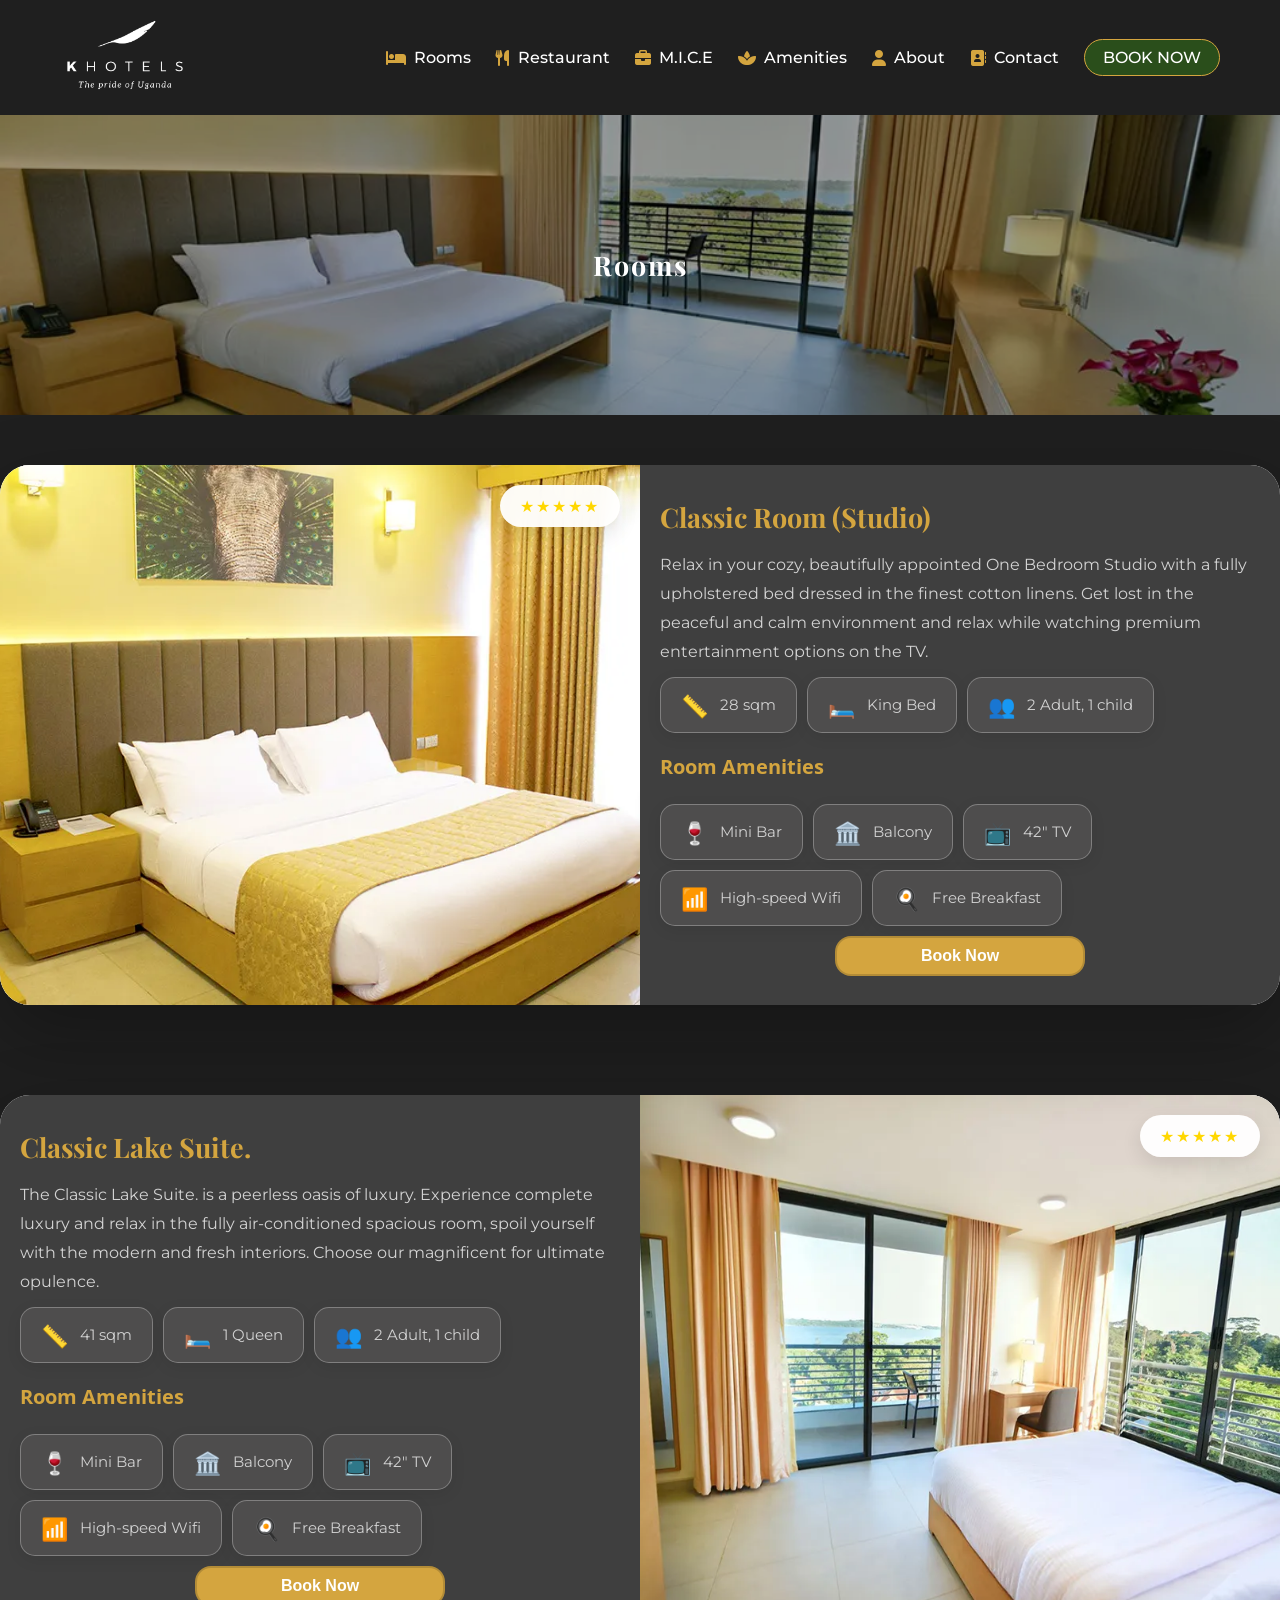
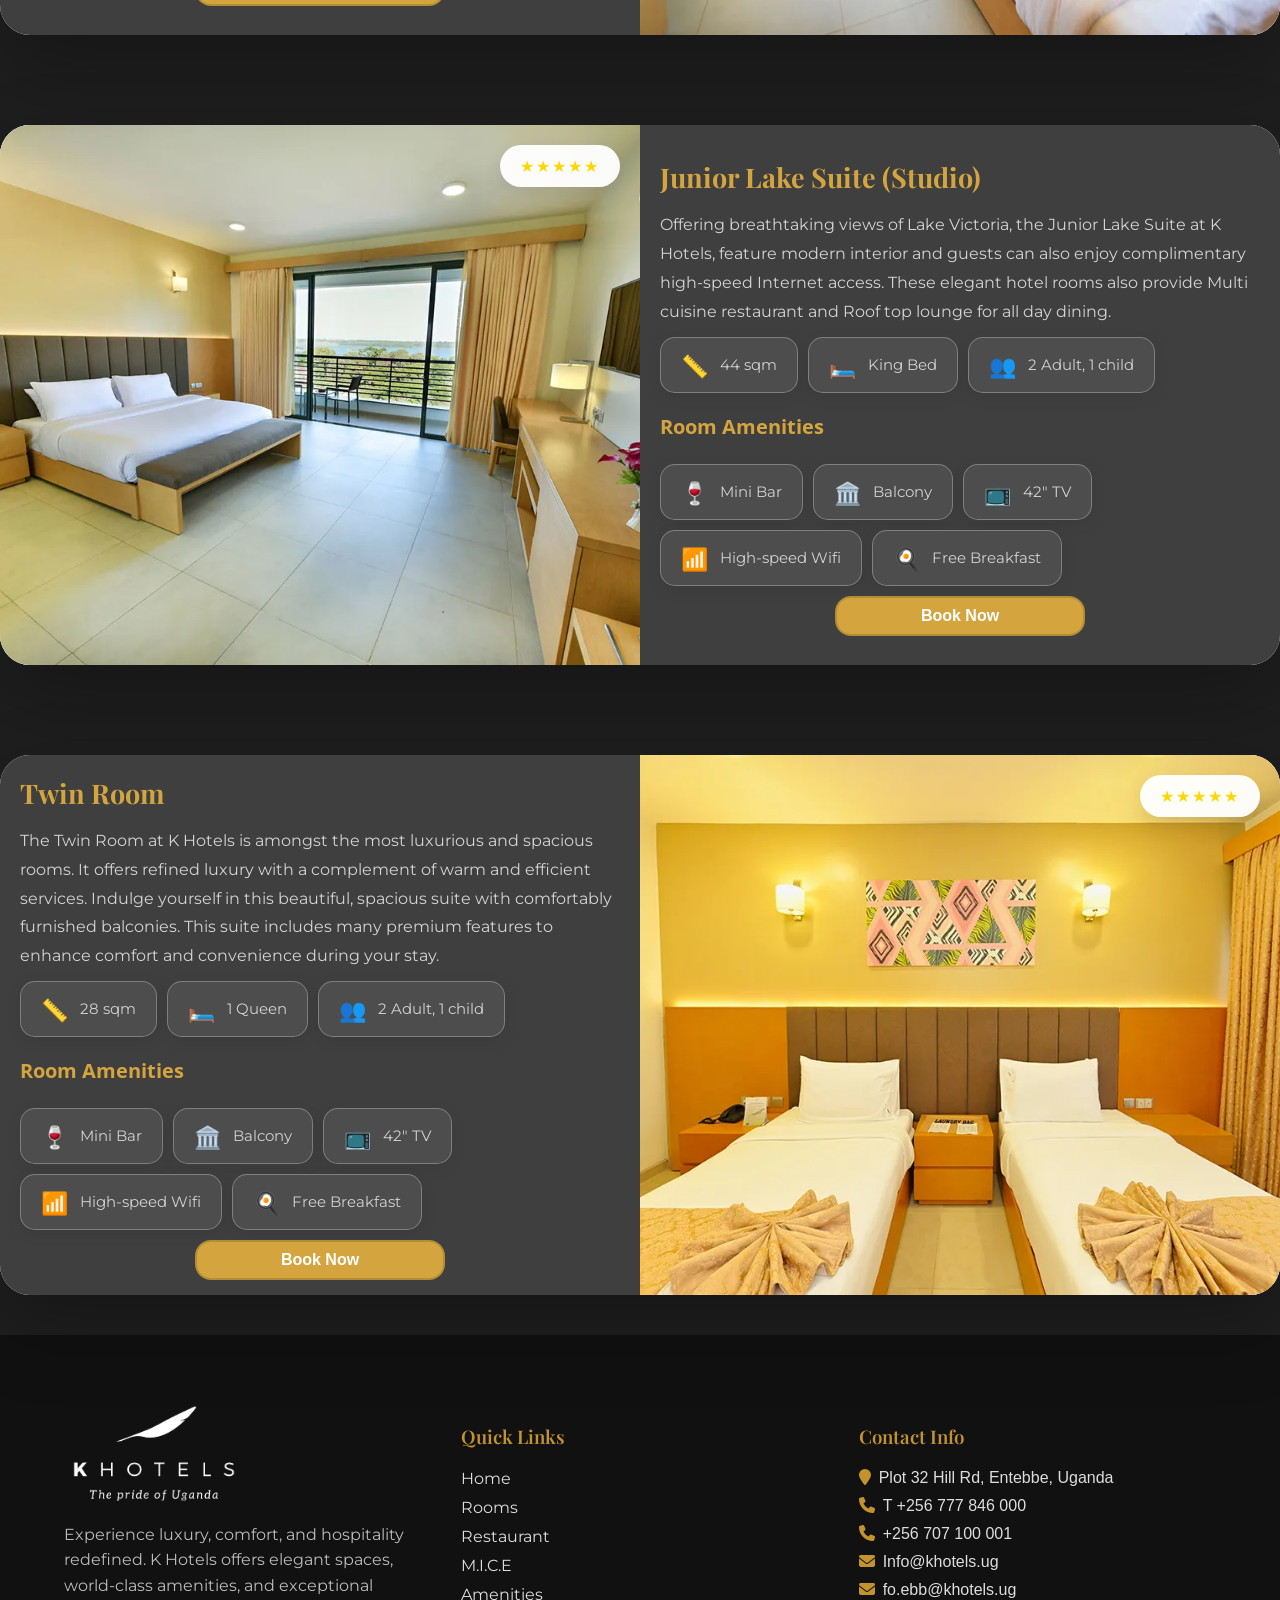
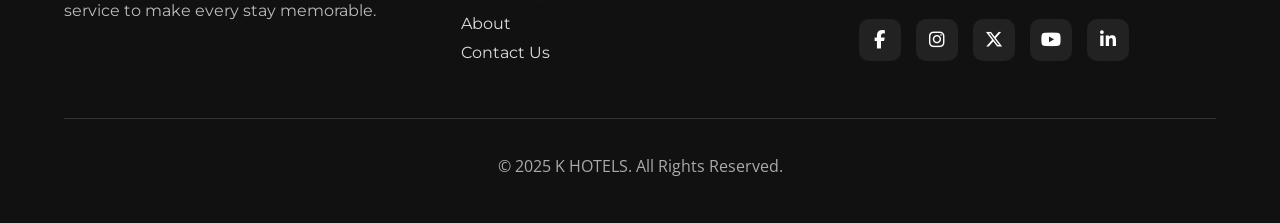
<file: rooms.html>
<!DOCTYPE html>
<html lang="en">

<head>
    <meta charset="UTF-8">
    <meta name="viewport" content="width=device-width, initial-scale=1.0">
<!-- Favicon -->
<link rel="icon" type="image/webp" href="Images/Khotel Logo 1.png">    <!-- Google tag (gtag.js) -->
    <script async src="https://www.googletagmanager.com/gtag/js?id=G-FR5F9NX8FL"></script>
    <script>
        window.dataLayer = window.dataLayer || [];
        function gtag() { dataLayer.push(arguments); }
        gtag('js', new Date());
        gtag('config', 'G-FR5F9NX8FL');
    </script>

<!-- Primary SEO Meta Tags -->
<title>Hotel Rooms in Entebbe Near Airport | Deluxe & Suites – KHotels</title>

<meta name="description" content="Book comfortable hotel rooms at KHotels Entebbe near the airport. Choose from standard, deluxe and suite rooms with lake views, free Wi-Fi and airport transfers.">

<meta name="keywords" content="hotel rooms in Entebbe, hotels near Entebbe Airport, Entebbe hotel rooms, deluxe rooms Entebbe, suite rooms Entebbe, KHotels Entebbe, accommodation in Entebbe">

<meta name="robots" content="index, follow">

<link rel="canonical" href="https://khotels.ug/rooms.html">

<meta name="author" content="KHotels Entebbe">
    <link rel="stylesheet" href="rooms.css">
    <!-- Google Fonts -->
    <link
        href="https://fonts.googleapis.com/css2?family=Open+Sans:wght@400;500;600&family=Playfair+Display:wght@600;700&display=swap"
        rel="stylesheet">

    <!-- Font Awesome -->
    <link rel="stylesheet" href="https://cdnjs.cloudflare.com/ajax/libs/font-awesome/6.5.0/css/all.min.css">
    <link href="https://fonts.googleapis.com/css2?family=Montserrat:wght@400;500;600&display=swap" rel="stylesheet">


    <script type="application/ld+json">
{
  "@context": "https://schema.org",
  "@type": "Hotel",
  "name": "KHotels Entebbe",
  "url": "https://khotels.ug/hotel-rooms-in-entebbe/",
  "address": {
    "@type": "PostalAddress",
    "addressLocality": "Entebbe",
    "addressCountry": "UG"
  },
  "makesOffer": [
    {
      "@type": "Offer",
      "name": "Standard Room",
      "itemOffered": {
        "@type": "HotelRoom",
        "name": "Standard Room",
        "bed": {
          "@type": "BedDetails",
          "typeOfBed": "Queen Bed"
        },
        "occupancy": {
          "@type": "QuantitativeValue",
          "maxValue": 2
        }
      }
    },
    {
      "@type": "Offer",
      "name": "Deluxe Lake View Room",
      "itemOffered": {
        "@type": "HotelRoom",
        "name": "Deluxe Lake View Room",
        "bed": {
          "@type": "BedDetails",
          "typeOfBed": "King Bed"
        },
        "occupancy": {
          "@type": "QuantitativeValue",
          "maxValue": 2
        }
      }
    },
    {
      "@type": "Offer",
      "name": "Executive Suite",
      "itemOffered": {
        "@type": "HotelRoom",
        "name": "Executive Suite",
        "bed": {
          "@type": "BedDetails",
          "typeOfBed": "King Bed"
        },
        "occupancy": {
          "@type": "QuantitativeValue",
          "maxValue": 3
        }
      }
    }
  ]
}
</script>
    <script type="application/ld+json">
{
  "@context": "https://schema.org",
  "@type": "BreadcrumbList",
  "itemListElement": [
    {
      "@type": "ListItem",
      "position": 1,
      "name": "Home",
      "item": "https://khotels.ug/"
    },
    {
      "@type": "ListItem",
      "position": 2,
      "name": "Hotel Rooms in Entebbe",
      "item": "https://khotels.ug/hotel-rooms-in-entebbe/"
    }
  ]
}
</script>
    <script type="application/ld+json">
{
  "@context": "https://schema.org",
  "@type": "FAQPage",
  "mainEntity": [
    {
      "@type": "Question",
      "name": "Do rooms include free Wi-Fi and breakfast?",
      "acceptedAnswer": {
        "@type": "Answer",
        "text": "Yes, all rooms at KHotels Entebbe include complimentary Wi-Fi and breakfast."
      }
    },
    {
      "@type": "Question",
      "name": "Are lake view rooms available?",
      "acceptedAnswer": {
        "@type": "Answer",
        "text": "Yes, selected Deluxe and Executive Suite rooms offer stunning views of Lake Victoria."
      }
    }
  ]
}
</script>


</head>

<body>
    <!-- ====== NAVBAR START ====== -->
    <nav class="navbar">
        <div class="logo">
            <!-- Replace logo.png with your actual logo path -->
            <a href="index.html"><img src="Images/All images/Khotel Logo.webp" alt="KHOTELS Logo"></a>
        </div>

        <div class="menu-icon" id="menu-icon">
            <i class="fas fa-bars"></i>
        </div>

        <div class="nav-links" id="nav-links">
            <a href="rooms.html"><i class="fas fa-bed"></i> Rooms</a>
            <a href="restaurant.html"><i class="fas fa-utensils"></i> Restaurant</a>
            <a href="mice.html"><i class="fas fa-briefcase"></i> M.I.C.E</a>
            <a href="amenities.html"><i class="fas fa-spa"></i> Amenities</a>
            <a href="about.html"><i class="fas fa-user"></i> About</a>
            <a href="contact.html"><i class="fas fa-address-book"></i> Contact</a>
            <a href="https://bookings.resavenue.com/engine-ibe/search?regCode=ZZVC0424" class="book-btn">BOOK NOW</a>
        </div>
    </nav>
    <section class="about-section">
        <div class="about-overlay">
            <h2>Rooms</h2>
        </div>
    </section>


    <section class="room-one">
        <div class="container">
            <div class="room-grid">
                <div class="image-section">
                    <img src="Images/All images/classic_room_studio-compressor.webp" alt="Classic Room Studio"
                        class="room-image">
                    <!-- <div class="image-overlay">📍 Aerial view of Entebbe</div> -->
                    <div class="rating">
                        <div class="stars">★★★★★</div>
                    </div>
                </div>

                <div class="content-section">
                    <h1 class="room-title">Classic Room (Studio)</h1>

                    <p class="room-description">
                        Relax in your cozy, beautifully appointed One Bedroom Studio with a fully upholstered bed
                        dressed in the finest cotton linens. Get lost in the peaceful and calm environment and relax
                        while watching premium entertainment options on the TV.
                    </p>

                    <div class="room-specs">
                        <div class="spec-item">
                            <span class="spec-icon">📏</span>
                            <span class="spec-text">28 sqm</span>
                        </div>
                        <div class="spec-item">
                            <span class="spec-icon">🛏️</span>
                            <span class="spec-text">King Bed</span>
                        </div>
                        <div class="spec-item">
                            <span class="spec-icon">👥</span>
                            <span class="spec-text">2 Adult, 1 child</span>
                        </div>
                    </div>

                    <!-- Add this in your HTML inside amenities section -->
                    <div class="amenities">
                        <div class="amenities-header" onclick="toggleAmenities(this)">
                            <h3 class="amenities-title">Room Amenities</h3>
                            <span class="toggle-icon">▼</span>
                        </div>
                        <div class="amenities-content">
                            <div class="room-specs">
                                <div class="spec-item">
                                    <span class="spec-icon">🍷</span>
                                    <span class="spec-text">Mini Bar</span>
                                </div>
                                <div class="spec-item">
                                    <span class="spec-icon">🏛️</span>
                                    <span class="spec-text">Balcony</span>
                                </div>
                                <div class="spec-item">
                                    <span class="spec-icon">📺</span>
                                    <span class="spec-text">42" TV</span>
                                </div>
                                <div class="spec-item">
                                    <span class="spec-icon">📶</span>
                                    <span class="spec-text">High-speed Wifi</span>
                                </div>
                                <div class="spec-item">
                                    <span class="spec-icon">🍳</span>
                                    <span class="spec-text">Free Breakfast</span>
                                </div>
                            </div>
                        </div>
                    </div>
                    <div class="booknow-button">
                        <button class="cta-button"
                            onclick="window.open('https://bookings.resavenue.com/engine-ibe/search?regCode=ZZVC0424', '_blank')">Book
                            Now</button>
                    </div>
                </div>
            </div>
        </div>
    </section>



    <section class="room-one">
        <div class="container">
            <div class="room-grid">


                <div class="content-section">
                    <h1 class="room-title">Classic Lake Suite.</h1>

                    <p class="room-description">
                        The Classic Lake Suite. is a peerless oasis of luxury. Experience complete luxury and relax in
                        the fully air-conditioned spacious room, spoil yourself with the modern and fresh interiors.
                        Choose our magnificent for ultimate opulence.
                    </p>

                    <div class="room-specs">
                        <div class="spec-item">
                            <span class="spec-icon">📏</span>
                            <span class="spec-text">41 sqm</span>
                        </div>
                        <div class="spec-item">
                            <span class="spec-icon">🛏️</span>
                            <span class="spec-text">1 Queen</span>
                        </div>
                        <div class="spec-item">
                            <span class="spec-icon">👥</span>
                            <span class="spec-text">2 Adult, 1 child</span>
                        </div>
                    </div>

                    <!-- Add this in your HTML inside amenities section -->
                    <div class="amenities">
                        <div class="amenities-header" onclick="toggleAmenities(this)">
                            <h3 class="amenities-title">Room Amenities</h3>
                            <span class="toggle-icon">▼</span>
                        </div>
                        <div class="amenities-content">
                            <div class="room-specs">
                                <div class="spec-item">
                                    <span class="spec-icon">🍷</span>
                                    <span class="spec-text">Mini Bar</span>
                                </div>
                                <div class="spec-item">
                                    <span class="spec-icon">🏛️</span>
                                    <span class="spec-text">Balcony</span>
                                </div>
                                <div class="spec-item">
                                    <span class="spec-icon">📺</span>
                                    <span class="spec-text">42" TV</span>
                                </div>
                                <div class="spec-item">
                                    <span class="spec-icon">📶</span>
                                    <span class="spec-text">High-speed Wifi</span>
                                </div>
                                <div class="spec-item">
                                    <span class="spec-icon">🍳</span>
                                    <span class="spec-text">Free Breakfast</span>
                                </div>
                            </div>
                        </div>
                    </div>

                    <div class="booknow-button">
                        <button class="cta-button"
                            onclick="window.open('https://bookings.resavenue.com/engine-ibe/search?regCode=ZZVC0424', '_blank')">Book
                            Now</button>
                    </div>
                </div>

                <div class="image-section">
                    <img src="Images/All images\classic_lake_suite_2_room-compressor.webp" alt="Classic Room Studio"
                        class="room-image">
                    <!-- <div class="image-overlay">📍 Aerial view of Entebbe</div> -->
                    <div class="rating">
                        <div class="stars">★★★★★</div>
                    </div>
                </div>
            </div>
        </div>
    </section>


    <section class="room-one">
        <div class="container">
            <div class="room-grid">
                <div class="image-section">
                    <img src="Images/All images/junior_lake_suite_studio-compressor.webp" alt="Classic Room Studio"
                        class="room-image">
                    <!-- <div class="image-overlay">📍 Aerial view of Entebbe</div> -->
                    <div class="rating">
                        <div class="stars">★★★★★</div>
                    </div>
                </div>

                <div class="content-section">
                    <h1 class="room-title">Junior Lake Suite (Studio)</h1>

                    <p class="room-description">
                        Offering breathtaking views of Lake Victoria, the Junior Lake Suite at K Hotels, feature modern
                        interior and guests can also enjoy complimentary high-speed Internet access. These elegant hotel
                        rooms also provide Multi cuisine restaurant and Roof top lounge for all day dining.
                    </p>

                    <div class="room-specs">
                        <div class="spec-item">
                            <span class="spec-icon">📏</span>
                            <span class="spec-text">44 sqm</span>
                        </div>
                        <div class="spec-item">
                            <span class="spec-icon">🛏️</span>
                            <span class="spec-text">King Bed</span>
                        </div>
                        <div class="spec-item">
                            <span class="spec-icon">👥</span>
                            <span class="spec-text">2 Adult, 1 child</span>
                        </div>
                    </div>

                    <!-- Add this in your HTML inside amenities section -->
                    <div class="amenities">
                        <div class="amenities-header" onclick="toggleAmenities(this)">
                            <h3 class="amenities-title">Room Amenities</h3>
                            <span class="toggle-icon">▼</span>
                        </div>
                        <div class="amenities-content">
                            <div class="room-specs">
                                <div class="spec-item">
                                    <span class="spec-icon">🍷</span>
                                    <span class="spec-text">Mini Bar</span>
                                </div>
                                <div class="spec-item">
                                    <span class="spec-icon">🏛️</span>
                                    <span class="spec-text">Balcony</span>
                                </div>
                                <div class="spec-item">
                                    <span class="spec-icon">📺</span>
                                    <span class="spec-text">42" TV</span>
                                </div>
                                <div class="spec-item">
                                    <span class="spec-icon">📶</span>
                                    <span class="spec-text">High-speed Wifi</span>
                                </div>
                                <div class="spec-item">
                                    <span class="spec-icon">🍳</span>
                                    <span class="spec-text">Free Breakfast</span>
                                </div>
                            </div>
                        </div>
                    </div>
                    <div class="booknow-button">
                        <button class="cta-button"
                            onclick="window.open('https://bookings.resavenue.com/engine-ibe/search?regCode=ZZVC0424', '_blank')">Book
                            Now</button>
                    </div>
                </div>
            </div>
        </div>
    </section>



    <section class="room-one">
        <div class="container">
            <div class="room-grid">


                <div class="content-section">
                    <h1 class="room-title">Twin Room</h1>

                    <p class="room-description">
                        The Twin Room at K Hotels is amongst the most luxurious and spacious rooms. It
                        offers refined luxury with a complement of warm and efficient services. Indulge yourself in this
                        beautiful, spacious suite with comfortably furnished balconies. This suite includes many premium
                        features to enhance comfort and convenience during your stay.
                    </p>

                    <div class="room-specs">
                        <div class="spec-item">
                            <span class="spec-icon">📏</span>
                            <span class="spec-text">28 sqm</span>
                        </div>
                        <div class="spec-item">
                            <span class="spec-icon">🛏️</span>
                            <span class="spec-text">1 Queen</span>
                        </div>
                        <div class="spec-item">
                            <span class="spec-icon">👥</span>
                            <span class="spec-text">2 Adult, 1 child</span>
                        </div>
                    </div>
                    <div class="amenities">
                        <div class="amenities-header" onclick="toggleAmenities(this)">
                            <h3 class="amenities-title">Room Amenities</h3>
                            <span class="toggle-icon">▼</span>
                        </div>
                        <div class="amenities-content">
                            <div class="room-specs">
                                <div class="spec-item">
                                    <span class="spec-icon">🍷</span>
                                    <span class="spec-text">Mini Bar</span>
                                </div>
                                <div class="spec-item">
                                    <span class="spec-icon">🏛️</span>
                                    <span class="spec-text">Balcony</span>
                                </div>
                                <div class="spec-item">
                                    <span class="spec-icon">📺</span>
                                    <span class="spec-text">42" TV</span>
                                </div>
                                <div class="spec-item">
                                    <span class="spec-icon">📶</span>
                                    <span class="spec-text">High-speed Wifi</span>
                                </div>
                                <div class="spec-item">
                                    <span class="spec-icon">🍳</span>
                                    <span class="spec-text">Free Breakfast</span>
                                </div>
                            </div>
                        </div>
                    </div>

                    <div class="booknow-button">
                        <button class="cta-button"
                            onclick="window.open('https://bookings.resavenue.com/engine-ibe/search?regCode=ZZVC0424', '_blank')">Book
                            Now</button>
                    </div>
                </div>

                <div class="image-section">
                    <img src="Images/All images/Classic twin Room -2  K-hotels-Entebbe-Uganda.webp"
                        alt="Classic Room Studio" class="room-image">
                    <!-- <div class="image-overlay">📍 Aerial view of Entebbe</div> -->
                    <div class="rating">
                        <div class="stars">★★★★★</div>
                    </div>
                </div>
            </div>
        </div>
    </section>





    <footer class="site-footer">
        <div class="footer-container">
            <div class="footer-col footer-about">
                <img src="Images/All images/Khotel Logo.webp" alt="" class="logo-footer">
                <p>Experience luxury, comfort, and hospitality redefined. K Hotels offers elegant spaces, world-class
                    amenities, and exceptional service to make every stay memorable.</p>
            </div>
            <div class="footer-col">
                <h3>Quick Links</h3>
                <ul>
                    <li><a href="index.html">Home</a></li>
                    <li><a href="rooms.html">Rooms</a></li>
                    <li><a href="restaurant.html">Restaurant</a></li>
                    <li><a href="mice.html">M.I.C.E</a></li>
                    <li><a href="amenities.html">Amenities</a></li>
                    <li><a href="about.html">About</a></li>
                    <li><a href="contact.html">Contact Us</a></li>
                </ul>
            </div>
            <div class="footer-col">
                <h3>Contact Info</h3>
                <ul class="footer-contact">
                    <li><i class="fa fa-map-marker"></i>Plot 32 Hill Rd, Entebbe, Uganda</li>
                    <li><i class="fa fa-phone"></i>T +256 777 846 000</li>
                    <li><i class="fa fa-phone"></i>+256 707 100 001</li>

                    <li><i class="fa fa-envelope"></i>Info@khotels.ug</li>
                    <li><i class="fa fa-envelope"></i>fo.ebb@khotels.ug</li>

                </ul>
                <div class="footer-social-modern">
                    <a href="https://www.facebook.com/khotelsug" class="fb"><i class="fab fa-facebook-f"></i></a>
                    <a href="https://www.instagram.com/khotelsug/" class="ig"><i class="fab fa-instagram"></i></a>
                    <a href="https://x.com/khotelsug" class="tw"><i class="fab fa-x-twitter"></i></a>
                    <a href="https://www.youtube.com/@khotelsug" class="yt"><i class="fab fa-youtube"></i></a>
                    <a href="https://www.linkedin.com/company/khotelsug/" class="li"><i
                            class="fab fa-linkedin-in"></i></a>
                </div>
            </div>
        </div>

        <div class="footer-bottom">
            <p>© 2025 K HOTELS. All Rights Reserved. </p>
        </div>
    </footer>
    <script src="rooms.js"></script>
    <script src="script.js"></script>

</body>

</html>
</file>
<file: contact.css>
/* ====== GLOBAL ====== */
body {
    margin: 0;
    font-family: 'Open Sans', sans-serif;
    background-color: #1f1f1f;
    color: white;
}

/* ====== NAVBAR ====== */
.navbar {
    background-color: #1f1f1f;
    display: flex;
    justify-content: space-between;
    align-items: center;
    padding: 20px 60px;
    position: sticky;
    top: 0;
    z-index: 999;
}

/* ====== LOGO ====== */
.logo img {
    height: 70px;
    width: auto;
    object-fit: contain;
}

/* ====== NAV LINKS ====== */
.nav-links {
    display: flex;
    align-items: center;
    gap: 25px;
}

.nav-links a {
    text-decoration: none;
    color: white;
    font-size: 16px;
    display: flex;
    align-items: center;
    gap: 8px;
    transition: 0.3s;
        font-family: 'Montserrat', sans-serif !important;
    font-weight: 500;
}

.nav-links a i {
    color: #d4a53f;
}

.nav-links a:hover {
    color: #d4a53f;
}

/* ====== BOOK BUTTON ====== */
.book-btn {
    background: #2a4e1b;
    color: white;
    padding: 8px 18px;
    border: 1px solid #d4a53f;
    border-radius: 20px;
    font-weight: 600;
    transition: 0.3s;
}

.book-btn:hover {
    background: #3e6e27;
}

/* ====== MENU ICON (MOBILE) ====== */
.menu-icon {
    display: none;
    font-size: 24px;
    color: white;
    cursor: pointer;
}

/* ====== RESPONSIVE ====== */
@media (max-width: 900px) {
    .nav-links {
        display: none;
        flex-direction: column;
        position: absolute;
        top: 70px;
        right: 0;
        background: #1f1f1f;
        width: 100%;
        padding: 20px 0px 20px 0px;
        border-top: 1px solid #333;
    }

    .nav-links.active {
        display: flex;
        align-items: flex-start;
    }

    .menu-icon {
        display: block;
    }

    .book-btn {
        margin-top: 10px;
    }

    .logo img {
        height: 50px;
    }

}




.about-section {
    position: relative;
    width: 100%;
    height: 300px;
    background: url('Images/All images/test7.webp') center/cover no-repeat;
    display: flex;
    align-items: center;
    justify-content: center;
}

.about-overlay {
    width: 100%;
    height: 100%;
    background: rgba(0, 0, 0, 0.4);
    display: flex;
    align-items: center;
    justify-content: center;
}

.about-overlay h2 {
    color: #fff;
    font-size: 27px;
    letter-spacing: 2px;
    margin: 0;
    font-family: 'Playfair Display', serif;

}

/* Responsive */
@media (max-width: 768px) {
    .about-section {
        height: 120px;
    }

    .about-overlay h2 {
        font-size: 14px;
    }

    .experience-section {
        padding: 20px !important;
    }
}









.page-header {
    background: white;
    padding: 60px 20px;
    text-align: center;
    box-shadow: 0 2px 10px rgba(0, 0, 0, 0.05);
}

.page-title {
    font-size: 42px;
    font-weight: 700;
    color: #1a1a1a;
    margin-bottom: 10px;
}

.page-subtitle {
    font-size: 18px;
    color: #666;
}

.container {
    max-width: 1200px;
    margin: 0 auto;
    padding: 60px 20px;
}

/* Section 1: Get in Touch */
.touch-section {
    margin-bottom: 50px;
}

.section-title {
    font-size: 32px;
    font-weight: 700;
    color: #d4a53f;
    margin-bottom: 40px;
    text-align: center;
    font-family: 'Playfair Display', serif;

}

.info-grid {
    display: grid;
    grid-template-columns: repeat(4, 1fr);
    gap: 25px;
}

.info-card {
    background: #fffbfb24;
    border: 1px solid #c0943546;
    padding: 30px 25px;
    border-radius: 12px;
    text-align: center;
    box-shadow: 0 2px 15px rgba(0, 0, 0, 0.08);
    transition: transform 0.3s ease;
}

.info-card:hover {
    transform: translateY(-5px);
}

.card-icon {
    font-size: 40px;
    margin-bottom: 15px;
}

.card-label {
    font-size: 16px;
    color: #ffffff;
    text-transform: uppercase;
    letter-spacing: 1px;
    margin-bottom: 8px;
}

.card-value {
    font-size: 16px;
    font-weight: 600;
    color: #d4a53f;
}

.card-link {
    color: #d4a53f;
    text-decoration: none;
    font-size: 18px;
}

.card-link:hover {
    text-decoration: underline;
}

/* Section 2: Contact Form */
.form-section {
    background: #fffbfb24;
    border: 1px solid #c0943546;
    padding: 50px;
    border-radius: 15px;
    box-shadow: 0 2px 15px rgba(0, 0, 0, 0.08);
    margin-bottom: 50px;
}

.form-title {
    font-size: 27px;
    font-weight: 700;
    color: #d4a53f;
    margin-bottom: 30px;
    text-align: center;
    font-family: 'Playfair Display', serif;

}

.form-grid {
    display: grid;
    grid-template-columns: 1fr 1fr;
    gap: 20px;
    max-width: 900px;
    margin: 0 auto;
}

.form-field {
    margin-bottom: 0;
}

.form-field.full-width {
    grid-column: 1 / -1;
}

.label {
    display: block;
    font-size: 16px;
    font-weight: 600;
    color: #ffffff;
    margin-bottom: 8px;
}

.input,
.textarea,
.select {
    width: 92%;
    padding: 12px 15px;
    border: 1px solid #ddd;
    border-radius: 8px;
    font-size: 15px;
    font-family: inherit;
    transition: border 0.3s ease;
}

.input:focus,
.textarea:focus,
.select:focus {
    outline: none;
    border-color: #d4a53f;
}

.textarea {
    resize: vertical;
    min-height: 100px;
}

/* .select{
    width: 440px !important;
} */
.btn-wrapper {
    text-align: center;
    margin-top: 25px;
}

.btn {
    padding: 14px 50px;
    background: #d4a53f;
    color: white;
    border: none;
    border-radius: 8px;
    font-size: 16px;
    font-weight: 600;
    cursor: pointer;
    transition: background 0.3s ease;
}

.btn:hover {
    background: #c09535;
}

/* Section 3: Map */
.map-section {
    background: white;
    border-radius: 15px;
    overflow: hidden;
    box-shadow: 0 2px 15px rgba(0, 0, 0, 0.08);
}

.map-header {
    padding: 30px;
    text-align: center;
    border-bottom: 1px solid #eee;
}

.map-title {
    font-size: 32px;
    font-weight: 700;
    color: #1a1a1a;
    margin-bottom: 8px;
}

.map-subtitle {
    font-size: 16px;
    color: #666;
}

.map-container {
    height: 450px;
}

.map-container iframe {
    width: 100%;
    height: 100%;
    border: none;
}

/* Responsive */
@media (max-width: 968px) {
    .info-grid {
        grid-template-columns: repeat(2, 1fr);
    }

    .form-grid {
        grid-template-columns: 1fr;
    }

    .form-section {
        padding: 40px 30px;
    }

    .page-title {
        font-size: 36px;
    }
}

@media (max-width: 640px) {
    .page-header {
        padding: 40px 20px;
    }

    .page-title {
        font-size: 32px;
    }

    .container {
        padding: 40px 15px;
    }

    .section-title,
    .form-title,
    .map-title {
        font-size: 26px;
    }

    .info-grid {
        grid-template-columns: 1fr;
    }

    .form-section {
        padding: 30px 20px;
    }

    .map-container {
        height: 350px;
    }

    .btn {
        width: 100%;
    }
}






.site-footer {
    background: #111;
    color: #ddd;
    padding: 70px 5% 30px;
    font-family: "Poppins", sans-serif;
}

.footer-container {
    display: flex;
    justify-content: space-between;
    flex-wrap: wrap;
    gap: 40px;
    max-width: 1300px;
    margin: 0 auto;
}

/* --- Footer Columns --- */
.footer-col {
    flex: 1 1 280px;
}

.footer-about h2.footer-logo {
    color: #c3932d;
    font-weight: 700;
    letter-spacing: 1px;
    margin-bottom: 15px;
}

.footer-about p {
    color: #bbb;
    line-height: 1.6;
    font-family: 'Montserrat', sans-serif !important;
    font-weight: 400;
}

/* --- Links --- */
.footer-col h3 {
    color: #c3932d;
    margin-bottom: 20px;
    font-weight: 600;
    font-family: 'Playfair Display', serif;

}

.footer-col ul {
    list-style: none;
    padding: 0;
}

.footer-col ul li {
    margin-bottom: 10px;
}

.footer-col ul li a {
    color: #ddd;
    text-decoration: none;
    transition: 0.3s;
    font-family: 'Montserrat', sans-serif !important;
    font-weight: 400;

}

.footer-col ul li a:hover {
    color: #c3932d;
}

/* --- Contact Info --- */
.footer-contact li {
    margin-bottom: 10px;
}

.footer-contact i {
    color: #c3932d;
    margin-right: 8px;
}

/* --- Social Icons --- */
.footer-social {
    margin-top: 20px;
}

.footer-social a {
    display: inline-block;
    width: 38px;
    height: 38px;
    line-height: 38px;
    text-align: center;
    border-radius: 50%;
    background: #222;
    color: #c3932d;
    margin-right: 10px;
    transition: all 0.3s ease;
}

.footer-social a:hover {
    background: #c3932d;
    color: #fff;
}

/* --- Footer Bottom --- */
.footer-bottom {
    border-top: 1px solid #333;
    text-align: center;
    padding-top: 20px;
    margin-top: 40px;
    font-size: 14px;
    color: #aaa;
}

/* ========== RESPONSIVE DESIGN ========== */
@media (max-width: 768px) {
    .footer-container {
        flex-direction: column;
        text-align: center;
    }

    .footer-social a {
        margin: 5px;
    }

    .footer-col h3 {
        margin-top: 25px;
    }
}

.footer-social-modern {
    display: flex;
    gap: 15px;
    margin-top: 20px;
}

.footer-social-modern a {
    display: inline-flex;
    justify-content: center;
    align-items: center;
    width: 42px;
    height: 42px;
    border-radius: 10px;
    background: #222;
    color: #fff;
    font-size: 18px;
    transition: all 0.3s ease;
    text-decoration: none;
    /* ✅ removes underline if any */

}

/* Hover colors */
.footer-social-modern a.fb:hover {
    background: #1877f2;
    box-shadow: 0 0 10px #1877f2;
}

.footer-social-modern a.ig:hover {
    background: linear-gradient(45deg, #f58529, #dd2a7b, #8134af, #515bd4);
    box-shadow: 0 0 10px #dd2a7b;
}

.footer-social-modern a.tw:hover {
    background: #000;
    box-shadow: 0 0 10px #000;
}

.footer-social-modern a.yt:hover {
    background: #ff0000;
    box-shadow: 0 0 10px #ff0000;
}

.footer-social-modern a.li:hover {
    background: #0077b5;
    box-shadow: 0 0 10px #0077b5;
}

.logo-footer {
    width: 180px;
}

p {
    font-family: 'Open Sans', serif !important;
    font-size: 16px !important;
}
</file>
<file: restaurant.css>
/* ====== GLOBAL ====== */
body {
    margin: 0;
    font-family: 'Open Sans', sans-serif;
    background-color: #1f1f1f;
    color: white;
}

/* ====== NAVBAR ====== */
.navbar {
    background-color: #1f1f1f;
    display: flex;
    justify-content: space-between;
    align-items: center;
    padding: 20px 60px;
    position: sticky;
    top: 0;
    z-index: 999;
}

/* ====== LOGO ====== */
.logo img {
    height: 70px;
    width: auto;
    object-fit: contain;
}

/* ====== NAV LINKS ====== */
.nav-links {
    display: flex;
    align-items: center;
    gap: 25px;
}

.nav-links a {
    text-decoration: none;
    color: white;
    font-size: 16px;
    display: flex;
    align-items: center;
    gap: 8px;
    transition: 0.3s;
                font-family: 'Montserrat', sans-serif !important;
font-weight: 600;
}

.nav-links a i {
    color: #d4a53f;
}

.nav-links a:hover {
    color: #d4a53f;
}

/* ====== BOOK BUTTON ====== */
.book-btn {
    background: #2a4e1b;
    color: white;
    padding: 8px 18px;
    border: 1px solid #d4a53f;
    border-radius: 20px;
    font-weight: 600;
    transition: 0.3s;
}

.book-btn:hover {
    background: #3e6e27;
}

/* ====== MENU ICON (MOBILE) ====== */
.menu-icon {
    display: none;
    font-size: 24px;
    color: white;
    cursor: pointer;
}

/* ====== RESPONSIVE ====== */
@media (max-width: 900px) {
    .nav-links {
        display: none;
        flex-direction: column;
        position: absolute;
        top: 70px;
        right: 0;
        background: #1f1f1f;
        width: 100%;
        padding: 20px 0px 20px 0px;
        border-top: 1px solid #333;
    }

    .nav-links.active {
        display: flex;
        align-items: flex-start;
    }

    .menu-icon {
        display: block;
    }

    .book-btn {
        margin-top: 10px;
    }

    .logo img {
        height: 50px;
    }

}




.about-section {
  position: relative;
  width: 100%;
  height: 300px;
  background: url('Images/All images/test4.webp') center/cover no-repeat;
  display: flex;
  align-items: center;
  justify-content: center;
}

.about-overlay {
  width: 100%;
  height: 100%;
  background: rgba(0, 0, 0, 0.4);
  display: flex;
  align-items: center;
  justify-content: center;
}

.about-overlay h2 {
  color: #fff;
  font-size: 27px;
  letter-spacing: 2px;
  margin: 0;
      font-family: 'Playfair Display', serif;

}

/* Responsive */
@media (max-width: 768px) {
  .about-section {
    height: 120px;
  }
  .about-overlay h2 {
    font-size: 14px;
  }
  .experience-section{
    padding: 20px !important;
  }
}





.category-buttons {
    display: flex;
    justify-content: center;
    gap: 15px;
    padding: 30px 20px;
    flex-wrap: wrap;
    /* background: rgba(22, 33, 62, 0.5); */
    backdrop-filter: blur(10px);
    /* position: sticky; */
    top: 140px;
    z-index: 99;
}

.category-btn {
    padding: 12px 30px;
    border: 2px solid #ffffff3a;
    background: transparent;
    color: #d4a53f;
    font-size: 16px;
    /* font-weight: 600; */
    border-radius: 25px;
        /* font-family: 'Open Sans', sans-serif; */
      font-family: 'Playfair Display', serif;

    cursor: pointer;
    transition: all 0.3s ease;
    text-transform: uppercase;
    letter-spacing: 1px;
}

.category-btn:hover {
    /* background: #d4a53f; */
    color: white;
    transform: translateY(-2px);
    box-shadow: 0 5px 15px rgba(231, 76, 60, 0.4);
}

.category-btn.active {
    background: linear-gradient(135deg, #f39c12, #d4a53f);
    color: white;
    border-color: transparent;
}

.container {
    max-width: 1200px;
    margin: 0 auto;
    padding: 40px 20px;
}

.menu-grid {
    display: grid;
    grid-template-columns: repeat(auto-fill, minmax(300px, 1fr));
    gap: 30px;
    margin-top: 20px;
}

.menu-item {
    background: rgba(57, 56, 56, 0.177);
    border-radius: 20px;
    overflow: hidden;
    box-shadow: 0 10px 30px rgba(0, 0, 0, 0.5);
    transition: all 0.3s ease;
    border: 1px solid rgba(231, 76, 60, 0.2);
}

.menu-item:hover {
    transform: translateY(-2px);
    box-shadow: 0 15px 40px rgba(54, 54, 54, 0.3);
    border-color: #d4a53f;
}

.menu-item img {
    width: 100%;
    height: 220px;
    object-fit: cover;
}

.item-details {
    padding: 20px;
}

.item-name {
    font-size: 18px;
    font-weight: 700;
      font-family: 'Playfair Display', serif;

    color: #ffffff;
    margin-bottom: 8px;
}

.item-description {
    color: #cfcfcf;
    font-size: 14px;
            font-family: 'Montserrat', sans-serif !important;
font-weight: 400;
    line-height: 1.5;
    margin-bottom: 15px;
}

.item-footer {
    display: flex;
    justify-content: space-between;
    align-items: center;
}

.item-price {
    font-size: 1.5em;
    font-weight: 700;
    color: #2ecc71;
}

.enquire-btn {
    padding: 10px 25px;
    background: rgba(97, 97, 97, 0.336);
    color: white;
    border: none;
    border: 1px solid #d4a53f;
    border-radius: 25px;
    cursor: pointer;
    font-weight: 600;
    transition: all 0.3s ease;
    text-transform: uppercase;
    font-size: 16px;
    width: -webkit-fill-available;
}

.enquire-btn:hover {
    background: linear-gradient(135deg, #d4a53f, #d4a53f);
    /* box-shadow: 0 5px 15px rgba(231, 76, 60, 0.5); */
    transform: scale(1.05);
}

.modal {
    display: none;
    position: fixed;
    top: 0;
    left: 0;
    width: 100%;
    height: 100%;
    background: rgba(0, 0, 0, 0.8);
    z-index: 1000;
    justify-content: center;
    align-items: center;
    padding: 20px;
    overflow-y: auto;
}

.modal.active {
    display: flex;
}

.modal-content {
    background: rgb(20, 20, 20);
    padding: 40px;
    border-radius: 20px;
    max-width: 500px;
    width: 100%;
    box-shadow: 0 20px 60px rgba(0, 0, 0, 0.7);
    border: 2px solid #d4a53f5c;
    position: relative;
    margin: 20px;
}

.close-btn {
    position: absolute;
    top: 15px;
    right: 20px;
    font-size: 2em;
    color: #d4a53f;
    cursor: pointer;
    background: none;
    border: none;
    transition: all 0.3s ease;
}

.close-btn:hover {
    transform: rotate(90deg);
    color: #f39c12;
}

.modal-content h2 {
    color: #f39c12;
    margin-bottom: 25px;
    font-size: 27px;
          font-family: 'Playfair Display', serif;

}

.form-group {
    margin-bottom: 20px;
}

.form-group label {
    display: block;
    margin-bottom: 8px;
    color: #d9d9d9;
    font-weight: 600;
}

.form-group input,
.form-group textarea {
    width: 95%;
    padding: 12px;
    background: rgba(42, 42, 42, 0.5);
    border: 2px solid rgba(217, 216, 215, 0.3);
    border-radius: 10px;
    color: #e0e0e0;
    font-size: 1em;
    transition: all 0.3s ease;
}

.form-group input:focus,
.form-group textarea:focus {
    outline: none;
    border-color: d4a53f;
    box-shadow: 0 0 10px rgba(231, 76, 60, 0.3);
}

.form-group textarea {
    resize: vertical;
    min-height: 100px;
}

.submit-btn {
    width: 100%;
    padding: 15px;
    background: #d4a53f;
    color: white;
    border: none;
    border-radius: 10px;
    font-size: 1.1em;
    font-weight: 700;
    cursor: pointer;
    transition: all 0.3s ease;
    text-transform: uppercase;
    letter-spacing: 1px;
}

.submit-btn:hover {
    background: linear-gradient(135deg, #27ae60, #2ecc71);
    box-shadow: 0 5px 20px rgba(46, 204, 113, 0.4);
    transform: translateY(-2px);
}

.hidden {
    display: none;
}

.success-message {
    background: linear-gradient(135deg, #2ecc71, #27ae60);
    color: white;
    padding: 20px;
    border-radius: 10px;
    text-align: center;
    margin-bottom: 20px;
}

@media (max-width: 768px) {
    .header h1 {
        font-size: 1.8em;
    }

    .category-buttons {
        top: 110px;
    }

    .category-btn {
        padding: 10px 20px;
        font-size: 0.9em;
    }

    .menu-grid {
        grid-template-columns: 1fr;
        gap: 20px;
    }

    .modal-content {
        padding: 30px 20px;
        margin: 10px;
    }

    .modal-content h2 {
        font-size: 1.5em;
    }
}

@media (max-width: 480px) {
    .header {
        padding: 20px 15px;
    }

    .header h1 {
        font-size: 1.5em;
    }

    .header p {
        font-size: 0.9em;
    }

    .category-btn {
        padding: 8px 15px;
        font-size: 0.85em;
    }

    .item-name {
        font-size: 1.2em;
    }

    .item-price {
        font-size: 1.3em;
    }
}









.site-footer {
    background: #111;
    color: #ddd;
    padding: 70px 5% 30px;
    font-family: "Poppins", sans-serif;
}

.footer-container {
    display: flex;
    justify-content: space-between;
    flex-wrap: wrap;
    gap: 40px;
    max-width: 1300px;
    margin: 0 auto;
}

/* --- Footer Columns --- */
.footer-col {
    flex: 1 1 280px;
}

.footer-about h2.footer-logo {
    color: #c3932d;
    font-weight: 700;
    letter-spacing: 1px;
    margin-bottom: 15px;
}

.footer-about p {
    color: #bbb;
    line-height: 1.6;
                font-family: 'Montserrat', sans-serif !important;
font-weight: 400;
}

/* --- Links --- */
.footer-col h3 {
    color: #c3932d;
    margin-bottom: 20px;
    font-weight: 600;
}

.footer-col ul {
    list-style: none;
    padding: 0;
}

.footer-col ul li {
    margin-bottom: 10px;
}

.footer-col ul li a {
    color: #ddd;
    text-decoration: none;
    transition: 0.3s;
                font-family: 'Montserrat', sans-serif !important;
font-weight: 400;
}

.footer-col ul li a:hover {
    color: #c3932d;
}

/* --- Contact Info --- */
.footer-contact li {
    margin-bottom: 10px;
}

.footer-contact i {
    color: #c3932d;
    margin-right: 8px;
}

/* --- Social Icons --- */
.footer-social {
    margin-top: 20px;
}

.footer-social a {
    display: inline-block;
    width: 38px;
    height: 38px;
    line-height: 38px;
    text-align: center;
    border-radius: 50%;
    background: #222;
    color: #c3932d;
    margin-right: 10px;
    transition: all 0.3s ease;
}

.footer-social a:hover {
    background: #c3932d;
    color: #fff;
}

/* --- Footer Bottom --- */
.footer-bottom {
    border-top: 1px solid #333;
    text-align: center;
    padding-top: 20px;
    margin-top: 40px;
    font-size: 14px;
    color: #aaa;
}

/* ========== RESPONSIVE DESIGN ========== */
@media (max-width: 768px) {
    .footer-container {
        flex-direction: column;
        text-align: center;
    }

    .footer-social a {
        margin: 5px;
    }

    .footer-col h3 {
        margin-top: 25px;
    }
}

.footer-social-modern {
    display: flex;
    gap: 15px;
    margin-top: 20px;
}

.footer-social-modern a {
    display: inline-flex;
    justify-content: center;
    align-items: center;
    width: 42px;
    height: 42px;
    border-radius: 10px;
    background: #222;
    color: #fff;
    font-size: 18px;
    transition: all 0.3s ease;
    text-decoration: none;
    /* ✅ removes underline if any */

}

/* Hover colors */
.footer-social-modern a.fb:hover {
    background: #1877f2;
    box-shadow: 0 0 10px #1877f2;
}

.footer-social-modern a.ig:hover {
    background: linear-gradient(45deg, #f58529, #dd2a7b, #8134af, #515bd4);
    box-shadow: 0 0 10px #dd2a7b;
}

.footer-social-modern a.tw:hover {
    background: #000;
    box-shadow: 0 0 10px #000;
}

.footer-social-modern a.yt:hover {
    background: #ff0000;
    box-shadow: 0 0 10px #ff0000;
}

.footer-social-modern a.li:hover {
    background: #0077b5;
    box-shadow: 0 0 10px #0077b5;
}

.logo-footer {
    width: 180px;
}

p {
    font-family: 'Open Sans', serif !important;
    font-size: 16px !important;
}
</file>
<file: rooms.css>
/* ====== GLOBAL ====== */
body {
    margin: 0;
    font-family: 'Open Sans', sans-serif;
    background-color: #1f1f1f;
    color: white;
}

/* ====== NAVBAR ====== */
.navbar {
    background-color: #1f1f1f;
    display: flex;
    justify-content: space-between;
    align-items: center;
    padding: 20px 60px;
    position: sticky;
    top: 0;
    z-index: 999;
}

/* ====== LOGO ====== */
.logo img {
    height: 70px;
    width: auto;
    object-fit: contain;
}

/* ====== NAV LINKS ====== */
.nav-links {
    display: flex;
    align-items: center;
    gap: 25px;
}

.nav-links a {
    text-decoration: none;
    color: white;
    font-size: 16px;
    display: flex;
    align-items: center;
    gap: 8px;
    transition: 0.3s;
        font-family: 'Montserrat', sans-serif !important;
    font-weight: 500;
}

.nav-links a i {
    color: #d4a53f;
}

.nav-links a:hover {
    color: #d4a53f;
}

/* ====== BOOK BUTTON ====== */
.book-btn {
    background: #2a4e1b;
    color: white;
    padding: 8px 18px;
    border: 1px solid #d4a53f;
    border-radius: 20px;
    font-weight: 600;
    transition: 0.3s;
}

.book-btn:hover {
    background: #3e6e27;
}

/* ====== MENU ICON (MOBILE) ====== */
.menu-icon {
    display: none;
    font-size: 24px;
    color: white;
    cursor: pointer;
}

/* ====== RESPONSIVE ====== */
@media (max-width: 900px) {
    .nav-links {
        display: none;
        flex-direction: column;
        position: absolute;
        top: 70px;
        right: 0;
        background: #1f1f1f;
        width: 100%;
        padding: 20px 0px 20px 0px;
        border-top: 1px solid #333;
    }

    .nav-links.active {
        display: flex;
        align-items: flex-start;
    }

    .menu-icon {
        display: block;
    }

    .book-btn {
        margin-top: 10px;
    }

    .logo img {
        height: 50px;
    }

}


h2{
       font-family: 'Playfair Display', serif;
   
}
span{
       font-family: 'Open Sans', sans-serif !important;
 
}

.room-one {
    display: flex;
    justify-content: center;
    align-items: center;
    padding-bottom: 40px;
    padding-top: 50px;
}

.container {
    max-width: 1400px;
    width: 100%;
    height: 540px;
    background: white;
    border-radius: 30px;
    overflow: hidden;
    box-shadow: 0 30px 80px rgba(0, 0, 0, 0.3);
    animation: fadeIn 0.6s ease-out;

}

@keyframes fadeIn {
    from {
        opacity: 0;
        transform: translateY(30px);
    }

    to {
        opacity: 1;
        transform: translateY(0);
    }
}

.room-grid {
    display: grid;
    grid-template-columns: 1fr 1fr;
    /* min-height: 600px; */
}

.image-section {
    position: relative;
    overflow: hidden;
    background: #f0f0f0;
}

.room-image {
    width: 100%;
    height: 540px;
    object-fit: cover;
    transition: transform 0.6s ease;
}

.image-section:hover .room-image {
    transform: scale(1.05);
}

.image-overlay {
    position: absolute;
    top: 20px;
    left: 20px;
    background: rgba(255, 255, 255, 0.95);
    padding: 12px 24px;
    border-radius: 50px;
    font-size: 14px;
    font-weight: 600;
    color: #667eea;
    backdrop-filter: blur(10px);
    box-shadow: 0 8px 20px rgba(0, 0, 0, 0.1);
}

.rating {
    position: absolute;
    top: 20px;
    right: 20px;
    background: rgba(255, 255, 255, 0.95);
    padding: 10px 20px;
    border-radius: 50px;
    backdrop-filter: blur(10px);
    box-shadow: 0 8px 20px rgba(0, 0, 0, 0.1);
}

.stars {
    color: #ffd700;
    font-size: 16px;
    letter-spacing: 2px;
}

.content-section {
    padding: 20px;
    display: flex;
    flex-direction: column;
    justify-content: center;
    background-color: rgba(59, 59, 59, 0.978);
    /* background: linear-gradient(to bottom right, #ffffff 0%, #f8f9ff 100%); */
}

.room-title {
    font-size: 27px;
    font-weight: 700;
    color: #111111;
    margin-bottom: 0px;
    background: #d4a53f;
    -webkit-background-clip: text;
    -webkit-text-fill-color: transparent;
    background-clip: text;
    font-family: 'Playfair Display', serif;
    margin: 0px;

}

.room-description {
    font-size: 16px;
    line-height: 1.8;
    color: #d3d3d3;
    margin-bottom: 10px;
        font-family: 'Montserrat', sans-serif !important;
    font-weight: 400; /* Regular */
}

.room-specs {
    display: flex;
    gap: 10px;
    margin-bottom: 0px;
    flex-wrap: wrap;
}

.spec-item {
    display: flex;
    align-items: center;
    gap: 12px;
    padding: 12px 20px;
    background: rgb(78, 77, 77);
    border: 1px solid #ffffff48;
    border-radius: 15px;
    box-shadow: 0 4px 15px rgba(0, 0, 0, 0.08);
    transition: all 0.3s ease;
}

.spec-item:hover {
    transform: translateY(-3px);
    box-shadow: 0 8px 25px rgba(102, 126, 234, 0.3);
}

.spec-icon {
    font-size: 22px;
}

.spec-text {
    font-size: 15px;
    font-weight: 600;
    color: #d1d1d1;
        font-family: 'Montserrat', sans-serif !important;
    font-weight: 400; /* Regular */
}

.amenities {
    margin-bottom: 10px;
}

.amenities-title {
    font-size: 20px;
    font-weight: 700;
    color: #d4a53f;
    margin-bottom: 24px;
}

.amenities-grid {
    display: grid;
    grid-template-columns: repeat(auto-fit, minmax(140px, 1fr));
    gap: 20px;
}

.amenity-card {
    text-align: center;
    padding: 24px 16px;
    background: white;
    border-radius: 20px;
    transition: all 0.3s ease;
    border: 2px solid transparent;
    box-shadow: 0 4px 15px rgba(0, 0, 0, 0.06);
}

.amenity-card:hover {
    border-color: #667eea;
    transform: translateY(-5px);
    box-shadow: 0 10px 30px rgba(102, 126, 234, 0.2);
}

.amenity-icon {
    font-size: 36px;
    margin-bottom: 12px;
    filter: grayscale(0.3);
    transition: filter 0.3s ease;
}

.amenity-card:hover .amenity-icon {
    filter: grayscale(0);
}

.amenity-name {
    font-size: 14px;
    font-weight: 600;
    color: #4a5568;
}

.booknow-button {
    display: flex;
    justify-content: center;
    align-items: center;
}

.cta-button {
    height: 40px;
    width: 250px;
    border-radius: 16px;
    background-color: #d4a53f;
    border: 2px solid rgba(20, 20, 20, 0.168);
    font-size: 16px;
    color: white;
    font-weight: 600;
}

.cta-button:hover {
    transform: translateY(-3px);
    box-shadow: 0 15px 40px rgba(102, 126, 234, 0.5);
}

.cta-button:active {
    transform: translateY(-1px);
}

@media (max-width: 968px) {
    .room-grid {
        grid-template-columns: 1fr;
    }

    .content-section {
        padding: 40px 30px;
    }

    .room-title {
        font-size: 32px;
    }

    .amenities-grid {
        grid-template-columns: repeat(auto-fit, minmax(120px, 1fr));
    }
    .room-image {
    width: 100%;
    height: 100%;

}
}

/* Tablet View */
@media (max-width: 1024px) {
    .container {
        max-width: 95%;
        height: auto;
    }

    .content-section {
        padding: 40px 35px;
    }

    .room-title {
        font-size: 36px;
    }

    .room-description {
        font-size: 16px;
    }

    .amenities-grid {
        grid-template-columns: repeat(3, 1fr);
        gap: 15px;
    }
}

/* Mobile View */
@media (max-width: 768px) {
    body {
        padding: 15px;
    }

    .container {
        border-radius: 20px;
        height: auto;
    }

    .room-grid {
        grid-template-columns: 1fr;
    }

    .image-section {
        min-height: 300px;
    }

    .image-overlay {
        font-size: 12px;
        padding: 8px 16px;
        top: 15px;
        left: 15px;
    }

    .rating {
        top: 15px;
        right: 15px;
        padding: 8px 16px;
    }

    .stars {
        font-size: 14px;
    }

    .content-section {
        padding: 30px 20px;
    }

    .room-title {
        font-size: 28px;
        margin-bottom: 16px;
    }

    .room-description {
        font-size: 15px;
        line-height: 1.6;
        margin-bottom: 24px;
    }

    .room-specs {
        display: grid;
        grid-template-columns: repeat(2, 1fr);
        gap: 10px;
        margin-bottom: 24px;
    }

    .spec-item {
        width: 100%;
        padding: 12px 16px;
    }

    .spec-icon {
        font-size: 18px;
    }

    .spec-text {
        font-size: 13px;
    }

    .amenities {
        margin-bottom: 24px;
    }

    .amenities-title {
        font-size: 18px;
        margin-bottom: 16px;
    }

    .amenities-grid {
        grid-template-columns: repeat(2, 1fr);
        gap: 12px;
    }

    .amenity-card {
        padding: 16px 12px;
    }

    .amenity-icon {
        font-size: 28px;
        margin-bottom: 8px;
    }

    .amenity-name {
        font-size: 12px;
    }

    .cta-button {
        width: 100%;
        /* padding: 16px 32px; */
        font-size: 15px;
    }
}

/* Small Mobile View */
@media (max-width: 480px) {
    body {
        padding: 10px;
    }

    .container {
        border-radius: 15px;
    }

    .image-section {
        min-height: 250px;
    }

    .content-section {
        padding: 25px 18px;
    }

    .room-title {
        font-size: 24px;
        margin: 0px;
    }

    .room-description {
        font-size: 14px;
        margin-bottom: 20px;
                margin: 5px;

    }

    .room-specs {
        grid-template-columns: repeat(2, 1fr);
        gap: 8px;
    }

    .spec-item {
        padding: 10px 12px;
        font-size: 13px;
        width: 130px;
    }

    .amenities-grid {
        grid-template-columns: 1fr;
    }

    .amenity-card {
        display: flex;
        align-items: center;
        text-align: left;
        padding: 16px;
        gap: 16px;
    }

    .amenity-icon {
        margin-bottom: 0;
    }
}


/* Desktop - Always show amenities */
.amenities-header {
    display: flex;
    justify-content: space-between;
    align-items: center;
    cursor: default;
}

.toggle-icon {
    display: none;
    font-size: 20px;
    transition: transform 0.3s ease;
}

.amenities-content {
    display: block;
}

/* Mobile View - Collapsible amenities */
@media (max-width: 768px) {
    .amenities-header {
        cursor: pointer;
        padding: 12px 16px;
        background: white;
        border-radius: 12px;
        box-shadow: 0 2px 8px rgba(0, 0, 0, 0.1);
        margin-bottom: 16px;
        user-select: none;
    }

    .amenities-header:active {
        transform: scale(0.98);
    }

    .amenities-title {
        margin-bottom: 0;
        font-size: 18px;
        margin: 0px;
    }

    .toggle-icon {
        display: block;
        color: #667eea;
        font-weight: bold;
    }

    .toggle-icon.open {
        transform: rotate(180deg);
    }

    .amenities-content {
        max-height: 0;
        overflow: hidden;
        transition: max-height 0.4s ease;
    }

    .amenities-content.show {
        max-height: 500px;
    }

    .amenities-content .room-specs {
        display: grid;
        grid-template-columns: repeat(2, 1fr);
        gap: 10px;
        margin-bottom: 0;
    }
}

/* Mobile View - Image on Top */
@media (max-width: 768px) {
    .room-grid {
        display: flex;
        flex-direction: column;
    }

    .content-section {
        order: 2;
    }

    .image-section {
        order: 1;
    }
}


.about-section {
  position: relative;
  width: 100%;
  height: 300px;
  background: url('Images/All images/junior_lake_suite_studio-compressor.webp') center/cover no-repeat;
  display: flex;
  align-items: center;
  justify-content: center;
  
}

.about-overlay {
  width: 100%;
  height: 100%;
  background: rgba(0, 0, 0, 0.4);
  display: flex;
  align-items: center;
  justify-content: center;
}

.about-overlay h2 {
  color: #fff;
  font-size: 27px;
  letter-spacing: 2px;
  margin: 0;
      font-family: 'Playfair Display', serif;

}

/* Responsive */
@media (max-width: 768px) {
  .about-section {
    height: 120px;
  }
  .about-overlay h2 {
    font-size: 14px;
  }
  .experience-section{
    padding: 20px !important;
  }
}





.site-footer {
    background: #111;
    color: #ddd;
    padding: 70px 5% 30px;
    font-family: "Poppins", sans-serif;
}

.footer-container {
    display: flex;
    justify-content: space-between;
    flex-wrap: wrap;
    gap: 40px;
    max-width: 1300px;
    margin: 0 auto;
}

/* --- Footer Columns --- */
.footer-col {
    flex: 1 1 280px;
}

.footer-about h2.footer-logo {
    color: #c3932d;
    font-weight: 700;
    letter-spacing: 1px;
    margin-bottom: 15px;
}

.footer-about p {
    color: #bbb;
    line-height: 1.6;
        font-family: 'Montserrat', sans-serif !important;
    font-weight: 400;
}

/* --- Links --- */
.footer-col h3 {
    color: #c3932d;
    margin-bottom: 20px;
    font-weight: 600;
        font-family: 'Playfair Display', serif !important;

}

.footer-col ul {
    list-style: none;
    padding: 0;
}

.footer-col ul li {
    margin-bottom: 10px;
}

.footer-col ul li a {
    color: #ddd;
    text-decoration: none;
    transition: 0.3s;
        font-family: 'Montserrat', sans-serif !important;
font-weight: 400;
}

.footer-col ul li a:hover {
    color: #c3932d;
}

/* --- Contact Info --- */
.footer-contact li {
    margin-bottom: 10px;
}

.footer-contact i {
    color: #c3932d;
    margin-right: 8px;
}

/* --- Social Icons --- */
.footer-social {
    margin-top: 20px;
}

.footer-social a {
    display: inline-block;
    width: 38px;
    height: 38px;
    line-height: 38px;
    text-align: center;
    border-radius: 50%;
    background: #222;
    color: #c3932d;
    margin-right: 10px;
    transition: all 0.3s ease;
}

.footer-social a:hover {
    background: #c3932d;
    color: #fff;
}

/* --- Footer Bottom --- */
.footer-bottom {
    border-top: 1px solid #333;
    text-align: center;
    padding-top: 20px;
    margin-top: 40px;
    font-size: 14px;
    color: #aaa;
}

/* ========== RESPONSIVE DESIGN ========== */
@media (max-width: 768px) {
    .footer-container {
        flex-direction: column;
        text-align: center;
    }

    .footer-social a {
        margin: 5px;
    }

    .footer-col h3 {
        margin-top: 25px;
    }
}

.footer-social-modern {
    display: flex;
    gap: 15px;
    margin-top: 20px;
}

.footer-social-modern a {
    display: inline-flex;
    justify-content: center;
    align-items: center;
    width: 42px;
    height: 42px;
    border-radius: 10px;
    background: #222;
    color: #fff;
    font-size: 18px;
    transition: all 0.3s ease;
    text-decoration: none;
    /* ✅ removes underline if any */

}

/* Hover colors */
.footer-social-modern a.fb:hover {
    background: #1877f2;
    box-shadow: 0 0 10px #1877f2;
}

.footer-social-modern a.ig:hover {
    background: linear-gradient(45deg, #f58529, #dd2a7b, #8134af, #515bd4);
    box-shadow: 0 0 10px #dd2a7b;
}

.footer-social-modern a.tw:hover {
    background: #000;
    box-shadow: 0 0 10px #000;
}

.footer-social-modern a.yt:hover {
    background: #ff0000;
    box-shadow: 0 0 10px #ff0000;
}

.footer-social-modern a.li:hover {
    background: #0077b5;
    box-shadow: 0 0 10px #0077b5;
}

.logo-footer {
    width: 180px;
}

p {
    font-family: 'Open Sans', serif !important;
    font-size: 16px !important;
}
</file>
